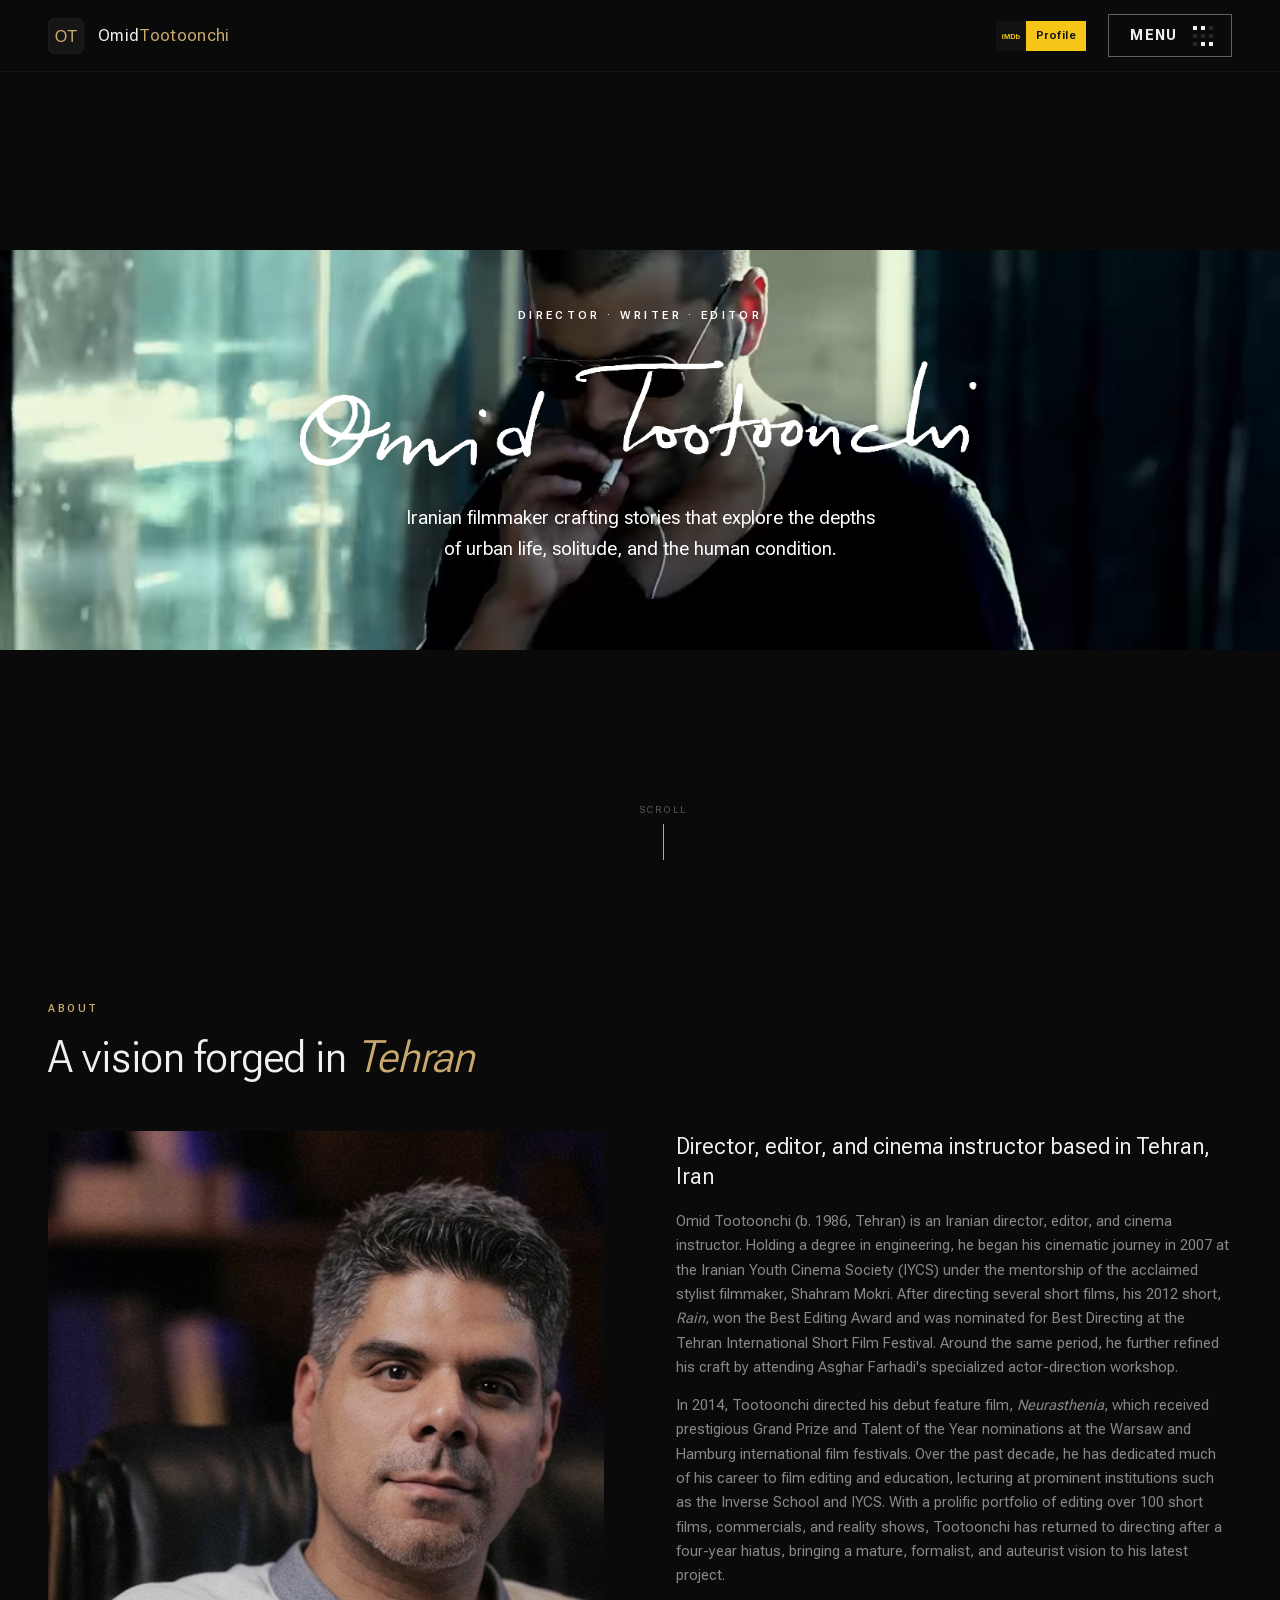
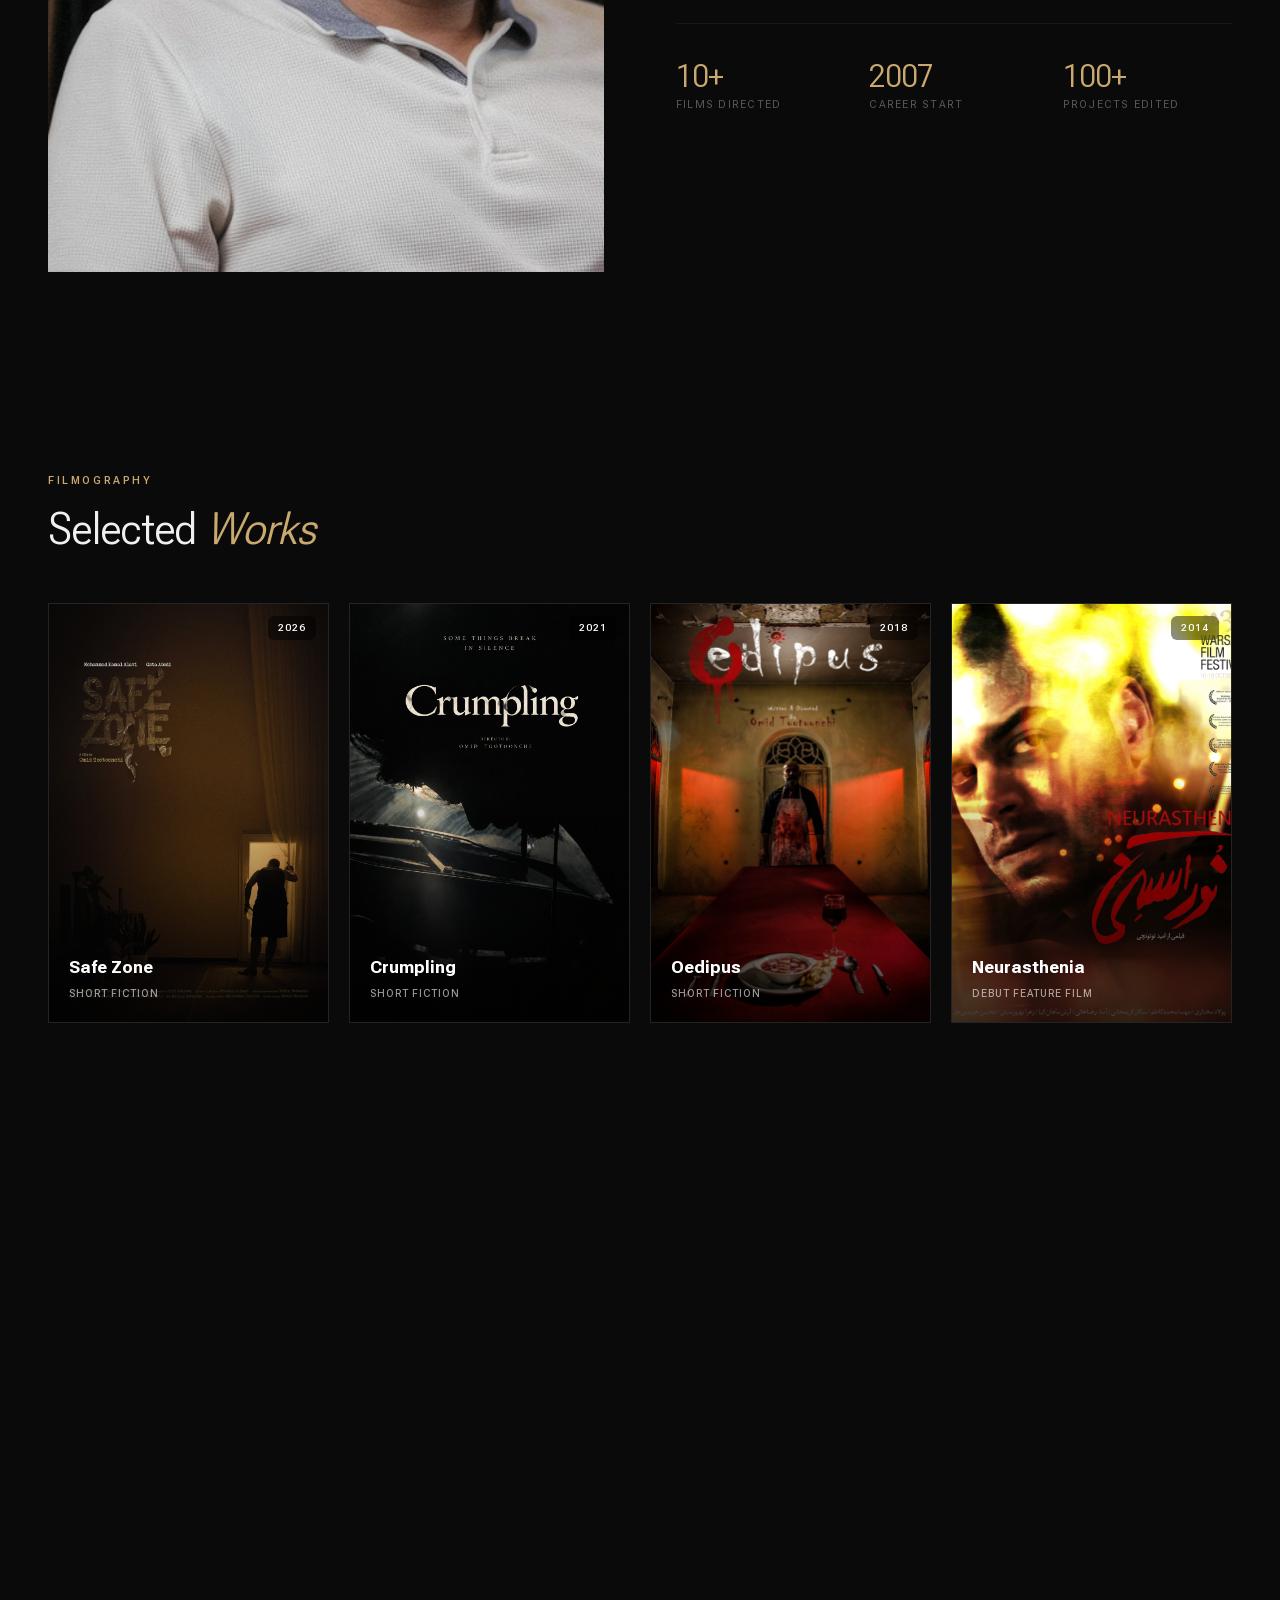
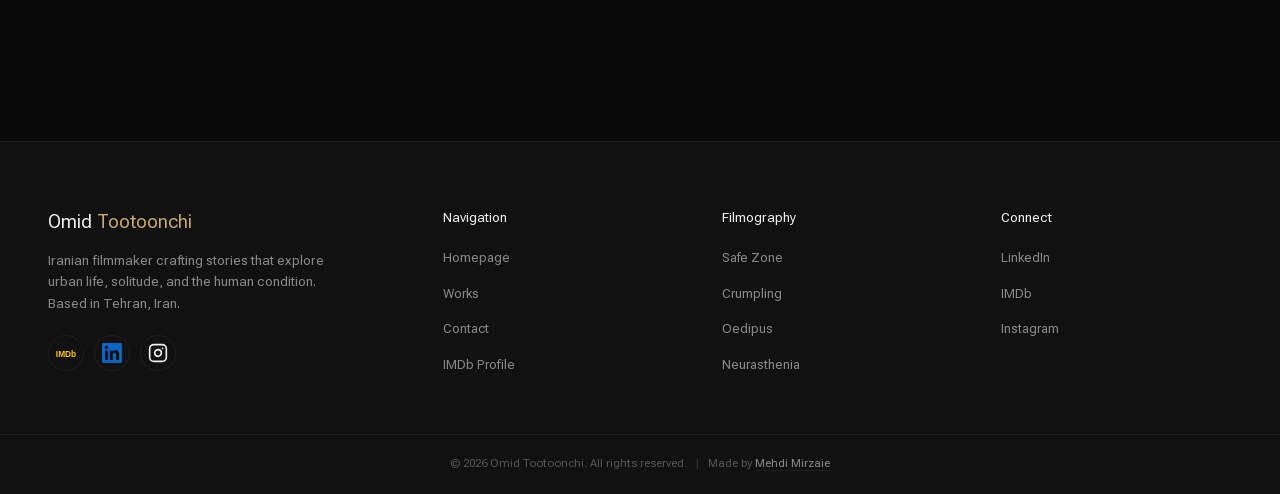
<file: index.html>
<!DOCTYPE html>
<html lang="en" data-theme="dark">
<head>
  <meta charset="UTF-8">
  <meta name="viewport" content="width=device-width, initial-scale=1.0">
  <meta name="description" content="Omid Tootoonchi is an Iranian director, editor, and cinema instructor based in Tehran. Explore his filmography including Neurasthenia, Safe Zone, and more.">
  <meta name="keywords" content="Omid Tootoonchi, Iranian filmmaker, director, editor, Tehran cinema, Neurasthenia, Safe Zone">
  <meta name="robots" content="index, follow">
  <meta name="google-site-verification" content="UOiUB8v9o5AiXM7ERvW8zTHX3FpzWAyxCbZJldJ4rzc">
  <title>Omid Tootoonchi | Director</title>
  <link rel="stylesheet" href="style.css">
  <link rel="icon" href="assets/icons/favicon-dark.svg" type="image/svg+xml">
  <link rel="canonical" href="https://omidtootoonchi.ir/">
<!-- Yandex.Metrika counter --><script type="text/javascript">
    (function(m,e,t,r,i,k,a){
        m[i]=m[i]||function(){(m[i].a=m[i].a||[]).push(arguments)};
        m[i].l=1*new Date();
        for (var j = 0; j < document.scripts.length; j++) {if (document.scripts[j].src === r) { return; }}
        k=e.createElement(t),a=e.getElementsByTagName(t)[0],k.async=1,k.src=r,a.parentNode.insertBefore(k,a)
    })(window, document,'script','https://mc.yandex.ru/metrika/tag.js?id=113087821', 'ym');

    ym(113087821, 'init', {ssr:true, webvisor:true, clickmap:true, ecommerce:"dataLayer", referrer: document.referrer, url: location.href, accurateTrackBounce:true, trackLinks:true});
</script>
<noscript><div><img src="https://mc.yandex.ru/watch/113087821" style="position:absolute; left:-9999px;" alt="" /></div></noscript>
<!-- /Yandex.Metrika counter -->
<script type="application/ld+json">
{
  "@context": "https://schema.org",
  "@graph": [
    {
      "@type": "Person",
      "@id": "https://omidtootoonchi.ir/#person",
      "name": "Omid Tootoonchi",
      "alternateName": "امید توتونچی",
      "url": "https://omidtootoonchi.ir/",
      "image": "https://omidtootoonchi.ir/assets/images/portraits/Omid-B&W.jpeg",
      "description": "Omid Tootoonchi is an Iranian director, editor, and cinema instructor based in Tehran. Explore his filmography including Neurasthenia, Safe Zone, and more.",
      "jobTitle": "Film Director, Editor, Cinema Instructor",
      "birthDate": "1986",
      "birthPlace": {
        "@type": "Place",
        "name": "Tehran",
        "address": {
          "@type": "PostalAddress",
          "addressLocality": "Tehran",
          "addressCountry": "IR"
        }
      },
      "nationality": {
        "@type": "Country",
        "name": "Iran"
      },
      "hasOccupation": [
        { "@type": "Occupation", "name": "Film Director" },
        { "@type": "Occupation", "name": "Film Editor" },
        { "@type": "Occupation", "name": "Cinema Instructor" }
      ],
      "alumniOf": {
        "@type": "EducationalOrganization",
        "name": "Iranian Youth Cinema Society (IYCS)"
      },
      "knowsAbout": [
        "Film directing",
        "Film editing",
        "Cinema",
        "Short fiction film",
        "Social drama"
      ],
      "sameAs": [
        "https://www.imdb.com/name/nm6811720/",
        "https://www.linkedin.com/in/omidtootoonchi",
        "https://www.instagram.com/omidtootoonchi_/"
      ]
    },
    {
      "@type": "WebSite",
      "@id": "https://omidtootoonchi.ir/#website",
      "url": "https://omidtootoonchi.ir/",
      "name": "Omid Tootoonchi",
      "description": "Official website of Iranian director, editor and cinema instructor Omid Tootoonchi.",
      "inLanguage": "en",
      "publisher": { "@id": "https://omidtootoonchi.ir/#person" },
      "about": { "@id": "https://omidtootoonchi.ir/#person" }
    }
  ]
}
</script>
</head>
<body>
<div class="page-transition" id="pageTransition"></div>
<div class="mobile-overlay" id="mobileMenu">
    <div class="menu-panel">
      <div class="menu-grid menu-grid-main">
        <a href="index.html" class="menu-tile"><span class="menu-index">[01]</span><span class="menu-label">Homepage</span></a>
        <a href="works.html" class="menu-tile"><span class="menu-index">[02]</span><span class="menu-label">Works</span></a>
        <a href="contact.html" class="menu-tile"><span class="menu-index">[03]</span><span class="menu-label">Contact</span></a>
      </div>
      <div class="menu-grid menu-grid-films">
        <a href="film-safe-zone.html" class="menu-tile menu-tile-sm"><span class="menu-index">[04]</span><span class="menu-label">Safe Zone</span></a>
        <a href="film-crumpling.html" class="menu-tile menu-tile-sm"><span class="menu-index">[05]</span><span class="menu-label">Crumpling</span></a>
        <a href="film-oedipus.html" class="menu-tile menu-tile-sm"><span class="menu-index">[06]</span><span class="menu-label">Oedipus</span></a>
        <a href="film-neurasthenia.html" class="menu-tile menu-tile-sm"><span class="menu-index">[07]</span><span class="menu-label">Neurasthenia</span></a>
      </div>
      <div class="menu-socials">
        <a href="https://www.imdb.com/name/nm6811720/" target="_blank" rel="noopener" class="menu-social">IMDb</a>
        <a href="https://www.linkedin.com/in/omidtootoonchi" target="_blank" rel="noopener" class="menu-social">LinkedIn</a>
        <a href="https://www.instagram.com/omidtootoonchi_/" target="_blank" rel="noopener" class="menu-social">Instagram</a>
      </div>
    </div>
  </div>
<header id="header">
    <div class="header-left">
      <a href="index.html"><svg class="header-ot-logo" viewBox="0 0 40 40" fill="none" xmlns="http://www.w3.org/2000/svg">
      <rect width="40" height="40" rx="8" style="fill:var(--bg-card);stroke:var(--border)" stroke-width="1"/>
      <text x="20" y="27" text-anchor="middle" font-family="'Plus Jakarta Sans',Arial,sans-serif" font-size="18" font-weight="400" style="fill:var(--accent)">OT</text>
    </svg></a>
      <a href="index.html" class="header-logo">Omid <span>Tootoonchi</span></a>
    </div>
    <ul class="header-center">
      <li><a href="index.html" class="active">Homepage</a></li>
      <li><a href="works.html">Works</a>
        <div class="nav-dropdown">
          <a href="film-safe-zone.html">Safe Zone</a>
          <a href="film-crumpling.html">Crumpling</a>
          <a href="film-oedipus.html">Oedipus</a>
          <a href="film-neurasthenia.html">Neurasthenia</a>
          <div class="nav-divider"></div>
          <a href="works.html" class="nav-view-all">View All &rarr;</a>
        </div>
      </li>
      <li><a href="contact.html">Contact</a></li>
    </ul>
    <div class="header-right">
      <a href="https://www.imdb.com/name/nm6811720/" target="_blank" rel="noopener" class="imdb-badge-link">
        <span class="imdb-badge-favicon"><svg viewBox="0 0 24 24" fill="none"><rect width="24" height="24" rx="4" fill="#121212"/><text x="12" y="16.5" text-anchor="middle" fill="#f5c518" font-family="Arial,sans-serif" font-size="10" font-weight="900">IMDb</text></svg></span>
        <span class="imdb-badge-text">Profile</span>
      </a>
      <button class="menu-btn" id="menuBtn" aria-label="Menu"><span class="menu-btn-roll"><span>Menu</span><span>Close</span></span><span class="menu-btn-icon" aria-hidden="true"><i></i><i></i><i></i><i></i><i></i><i></i><i></i><i></i><i></i></span></button>
    </div>
  </header>
<section class="hero" style="min-height:100vh;">
    <video class="hero-video" autoplay muted loop playsinline preload="auto">
      <source src="assets/videos/banners/banner-home.webm" type="video/webm">
      <source src="assets/videos/banners/Banner-home.mp4" type="video/mp4">
    </video>
    <div class="hero-content">
      <p class="hero-label">Director · Writer · Editor</p>
      <h1 class="hero-signature"><img src="assets/images/headers/omid-tootoonchi-signature.png" alt="Omid Tootoonchi"></h1>
      <p class="hero-desc">Iranian filmmaker crafting stories that explore the depths of urban life, solitude, and the human condition.</p>
    </div>
    <div class="hero-scroll"><span>Scroll</span><div class="hero-scroll-line"></div></div>
  </section>
  <section id="about">
    <div class="reveal"><p class="section-label">About</p><h2>A vision forged in <em>Tehran</em></h2></div>
    <div class="about-grid">
      <div class="about-portrait reveal"><img src="assets/images/portraits/Omid-B&W.jpeg" alt="Omid Tootoonchi portrait in black and white" loading="lazy"></div>
      <div class="about-text reveal reveal-d2">
        <h3>Director, editor, and cinema instructor based in Tehran, Iran</h3>
        <p>Omid Tootoonchi (b. 1986, Tehran) is an Iranian director, editor, and cinema instructor. Holding a degree in engineering, he began his cinematic journey in 2007 at the Iranian Youth Cinema Society (IYCS) under the mentorship of the acclaimed stylist filmmaker, Shahram Mokri. After directing several short films, his 2012 short, <em>Rain</em>, won the Best Editing Award and was nominated for Best Directing at the Tehran International Short Film Festival. Around the same period, he further refined his craft by attending Asghar Farhadi's specialized actor-direction workshop.</p>
        <p>In 2014, Tootoonchi directed his debut feature film, <em>Neurasthenia</em>, which received prestigious Grand Prize and Talent of the Year nominations at the Warsaw and Hamburg international film festivals. Over the past decade, he has dedicated much of his career to film editing and education, lecturing at prominent institutions such as the Inverse School and IYCS. With a prolific portfolio of editing over 100 short films, commercials, and reality shows, Tootoonchi has returned to directing after a four-year hiatus, bringing a mature, formalist, and auteurist vision to his latest project.</p>
        <div class="about-stats">
          <div class="stat-item"><div class="stat-num">10+</div><div class="stat-label">Films Directed</div></div>
          <div class="stat-item"><div class="stat-num">2007</div><div class="stat-label">Career Start</div></div>
          <div class="stat-item"><div class="stat-num">100+</div><div class="stat-label">Projects Edited</div></div>
        </div>
      </div>
    </div>
  </section>
  <section>
    <div class="reveal"><p class="section-label">Filmography</p><h2>Selected <em>Works</em></h2></div>
    <div class="film-grid">
      <a href="film-safe-zone.html" class="film-card reveal"><div class="film-card-poster"><img src="assets/images/posters/Safe-Zone-Poster.jpg" alt="Safe Zone" loading="lazy"><div class="film-card-gradient"></div><div class="film-card-year">2026</div><div class="film-card-info"><h3 class="film-card-title">Safe Zone</h3><p class="film-card-role">Short Fiction</p></div></div></a>
      <a href="film-crumpling.html" class="film-card reveal reveal-d1"><div class="film-card-poster"><img src="assets/images/posters/Crumpling-Poster.jpg" alt="Crumpling" loading="lazy"><div class="film-card-gradient"></div><div class="film-card-year">2021</div><div class="film-card-info"><h3 class="film-card-title">Crumpling</h3><p class="film-card-role">Short Fiction</p></div></div></a>
      <a href="film-oedipus.html" class="film-card reveal reveal-d2"><div class="film-card-poster"><img src="assets/images/posters/Oedipus-poster.jpg" alt="Oedipus" loading="lazy"><div class="film-card-gradient"></div><div class="film-card-year">2018</div><div class="film-card-info"><h3 class="film-card-title">Oedipus</h3><p class="film-card-role">Short Fiction</p></div></div></a>
      <a href="film-neurasthenia.html" class="film-card reveal reveal-d3"><div class="film-card-poster"><img src="assets/images/posters/Neurasthenia-Poster.jpg" alt="Neurasthenia" loading="lazy"><div class="film-card-gradient"></div><div class="film-card-year">2014</div><div class="film-card-info"><h3 class="film-card-title">Neurasthenia</h3><p class="film-card-role">Debut Feature Film</p></div></div></a>
    </div>
    <div style="text-align:center;margin-top:40px;" class="reveal"><a href="works.html" class="submit-btn" style="display:inline-block;">View All Works &rarr;</a></div>
  </section>

  <section>
    <div class="reveal"><p class="section-label">Recognition</p><h2>Festival <em>Selections</em></h2></div>
    <div class="awards-grid">
      <div class="award-card reveal"><div class="award-year">2014</div><div class="award-name">Young Talent Award of the Year · Nominee</div><div class="award-fest">Hamburg Film Festival</div></div>
      <div class="award-card reveal reveal-d1"><div class="award-year">2014</div><div class="award-name">Grand Prize · Nominee</div><div class="award-fest">Warsaw International Film Festival</div></div>
      <div class="award-card reveal reveal-d2"><div class="award-year">2012</div><div class="award-name">Best Editing Award & Best Directing Nominee</div><div class="award-fest">Tehran Intl Short Film Festival</div></div>
    </div>
  </section>
<footer class="site-footer">
    <div class="footer-top">
      <div class="footer-brand">
        <span class="footer-brand-name">Omid <span>Tootoonchi</span></span>
        <p>Iranian filmmaker crafting stories that explore urban life, solitude, and the human condition. Based in Tehran, Iran.</p>
        <div class="footer-social">
          <a href="https://www.imdb.com/name/nm6811720/" target="_blank" rel="noopener" title="IMDb"><svg viewBox="0 0 24 24" fill="none"><rect width="24" height="24" rx="4" fill="#121212"/><text x="12" y="16.5" text-anchor="middle" fill="#f5c518" font-family="Arial,sans-serif" font-size="10" font-weight="900">IMDb</text></svg></a>
          <a href="https://www.linkedin.com/in/omidtootoonchi" target="_blank" rel="noopener" title="LinkedIn"><svg viewBox="0 0 24 24" fill="#0A66C2"><path d="M20.447 20.452h-3.554v-5.569c0-1.328-.027-3.037-1.852-3.037-1.853 0-2.136 1.445-2.136 2.939v5.667H9.351V9h3.414v1.561h.046c.477-.9 1.637-1.85 3.37-1.85 3.601 0 4.267 2.37 4.267 5.455v6.286zM5.337 7.433a2.062 2.062 0 01-2.063-2.065 2.064 2.064 0 112.063 2.065zm1.782 13.019H3.555V9h3.564v11.452zM22.225 0H1.771C.792 0 0 .774 0 1.729v20.542C0 23.227.792 24 1.771 24h20.451C23.2 24 24 23.227 24 22.271V1.729C24 .774 23.2 0 22.222 0h.003z"/></svg></a>
          <a href="https://www.instagram.com/omidtootoonchi_/" target="_blank" rel="noopener" title="Instagram"><svg viewBox="0 0 24 24" fill="none" stroke="currentColor" stroke-width="2" stroke-linecap="round" stroke-linejoin="round"><rect x="2" y="2" width="20" height="20" rx="5" ry="5"/><path d="M16 11.37A4 4 0 1 1 12.63 8 4 4 0 0 1 16 11.37z"/><line x1="17.5" y1="6.5" x2="17.51" y2="6.5"/></svg></a>
        </div>
      </div>
      <div class="footer-col"><h4>Navigation</h4><ul><li><a href="index.html">Homepage</a></li><li><a href="works.html">Works</a></li><li><a href="contact.html">Contact</a></li><li><a href="https://www.imdb.com/name/nm6811720/" target="_blank">IMDb Profile</a></li></ul></div>
      <div class="footer-col"><h4>Filmography</h4><ul><li><a href="film-safe-zone.html">Safe Zone</a></li><li><a href="film-crumpling.html">Crumpling</a></li><li><a href="film-oedipus.html">Oedipus</a></li><li><a href="film-neurasthenia.html">Neurasthenia</a></li></ul></div>
      <div class="footer-col"><h4>Connect</h4><ul><li><a href="https://www.linkedin.com/in/omidtootoonchi" target="_blank">LinkedIn</a></li><li><a href="https://www.imdb.com/name/nm6811720/" target="_blank">IMDb</a></li><li><a href="https://www.instagram.com/omidtootoonchi_/" target="_blank">Instagram</a></li></ul></div>
    </div>
    <div class="footer-bottom"><p>&copy; 2026 Omid Tootoonchi. All rights reserved. <span style="margin:0 6px;opacity:0.5;">|</span> Made by <a href="https://mehdiandme.com" target="_blank" rel="noopener">Mehdi Mirzaie</a></p></div>
  </footer>
<div class="lightbox" id="lightbox"><button class="lightbox-close" aria-label="Close"><svg viewBox="0 0 24 24"><line x1="18" y1="6" x2="6" y2="18"/><line x1="6" y1="6" x2="18" y2="18"/></svg></button><button class="lightbox-prev" aria-label="Previous image"><svg viewBox="0 0 24 24" fill="none" stroke="currentColor" stroke-width="2" stroke-linecap="round" stroke-linejoin="round"><polyline points="15 18 9 12 15 6"/></svg></button><div class="lightbox-content"></div><button class="lightbox-next" aria-label="Next image"><svg viewBox="0 0 24 24" fill="none" stroke="currentColor" stroke-width="2" stroke-linecap="round" stroke-linejoin="round"><polyline points="9 18 15 12 9 6"/></svg></button><div class="lightbox-counter" id="lightboxCounter">1/1</div></div>
<script>
    document.documentElement.setAttribute('data-theme','dark');
    let lastScrollY = window.scrollY;
    window.addEventListener('scroll', () => {
      const y = window.scrollY;
      const header = document.getElementById('header');
      header.classList.toggle('scrolled', y > 30);
      if (y > lastScrollY && y > 100) header.classList.add('header-hidden');
      else header.classList.remove('header-hidden');
      lastScrollY = y;
    });
    const menuBtn = document.getElementById('menuBtn');
    const mobileMenu = document.getElementById('mobileMenu');
    const setMenu = open => { menuBtn.classList.toggle('active', open); mobileMenu.classList.toggle('active', open); document.body.style.overflow = open ? 'hidden' : ''; };
    menuBtn.addEventListener('click', () => setMenu(!mobileMenu.classList.contains('active')));
    mobileMenu.querySelectorAll('a').forEach(l => l.addEventListener('click', () => setMenu(false)));
    mobileMenu.addEventListener('click', e => { if (e.target === mobileMenu) setMenu(false); });
    document.addEventListener('keydown', e => { if (e.key === 'Escape') setMenu(false); });
    const obs = new IntersectionObserver(entries => { entries.forEach(e => { if (e.isIntersecting) e.target.classList.add('visible'); }); }, { threshold: 0.12, rootMargin: '0px 0px -40px 0px' });
    document.querySelectorAll('.reveal').forEach(el => obs.observe(el));
    /* Hero background video */
    const heroVideo = document.querySelector('.hero-video');
    if (heroVideo) { const tryPlay = () => heroVideo.play().catch(() => {}); tryPlay(); document.addEventListener('visibilitychange', () => { if (!document.hidden) tryPlay(); }); }
    /* Lightbox with gallery navigation + counter */
    let _lbGallery = [];
    let _lbIndex = 0;
    function _lbRender() {
      const lb = document.getElementById('lightbox');
      const content = lb.querySelector('.lightbox-content');
      const counter = document.getElementById('lightboxCounter');
      content.innerHTML = '';
      const item = _lbGallery[_lbIndex];
      if (!item) return;
      if (item.type === 'video') {
        const v = document.createElement('video');
        v.src = item.src; v.controls = true; v.autoplay = true;
        content.appendChild(v);
      } else {
        const img = document.createElement('img');
        img.src = item.src;
        img.alt = 'Gallery image ' + (_lbIndex + 1);
        content.appendChild(img);
      }
      if (_lbGallery.length > 1) {
        lb.classList.remove('single');
        counter.textContent = (_lbIndex + 1) + '/' + _lbGallery.length;
      } else {
        lb.classList.add('single');
      }
    }
    function openLightbox(src, type, el) {
      const lb = document.getElementById('lightbox');
      _lbGallery = [];
      _lbIndex = 0;
      const container = el && el.closest ? el.closest('.gallery-masonry, .stills-grid') : null;
      if (type === 'image' && container) {
        const items = Array.from(container.querySelectorAll('[onclick*="openLightbox"]'));
        items.forEach(node => {
          const m = node.getAttribute('onclick').match(/openLightbox\('([^']+)'\s*,\s*'([^']+)'/);
          if (m && m[2] === 'image') _lbGallery.push({ src: m[1], type: m[2] });
        });
        const idx = _lbGallery.findIndex(g => g.src === src);
        _lbIndex = idx >= 0 ? idx : 0;
        if (!_lbGallery.length) _lbGallery = [{ src, type }];
      } else {
        _lbGallery = [{ src, type }];
      }
      _lbRender();
      lb.classList.add('active');
      document.body.style.overflow = 'hidden';
    }
    function navLightbox(dir) {
      if (!_lbGallery.length) return;
      _lbIndex = (_lbIndex + dir + _lbGallery.length) % _lbGallery.length;
      _lbRender();
    }
    function closeLightbox() {
      const lb = document.getElementById('lightbox');
      lb.classList.remove('active');
      lb.querySelector('.lightbox-content').innerHTML = '';
      _lbGallery = [];
      _lbIndex = 0;
      document.body.style.overflow = '';
    }
    document.getElementById('lightbox').addEventListener('click', e => { if (e.target === e.currentTarget || e.target.classList.contains('lightbox-content')) closeLightbox(); });
    document.querySelector('.lightbox-close').addEventListener('click', e => { e.stopPropagation(); closeLightbox(); });
    document.querySelector('.lightbox-prev').addEventListener('click', e => { e.stopPropagation(); navLightbox(-1); });
    document.querySelector('.lightbox-next').addEventListener('click', e => { e.stopPropagation(); navLightbox(1); });
    document.addEventListener('keydown', e => {
      const lb = document.getElementById('lightbox');
      if (!lb || !lb.classList.contains('active')) return;
      if (e.key === 'Escape') closeLightbox();
      else if (e.key === 'ArrowLeft') navLightbox(-1);
      else if (e.key === 'ArrowRight') navLightbox(1);
    });
    /* Page Transition */
    const pt = document.getElementById('pageTransition');
    setTimeout(() => { pt.classList.add('active'); }, 50);
    document.querySelectorAll('a[href]').forEach(link => {
      const href = link.getAttribute('href');
      if (!href || href.startsWith('#') || href.startsWith('mailto:') || href.startsWith('http') || href === location.pathname.split('/').pop()) return;
      link.addEventListener('click', e => { e.preventDefault(); pt.classList.remove('active'); setTimeout(() => { location.href = href; }, 400); });
    });
  </script>
</body>
</html>
</file>
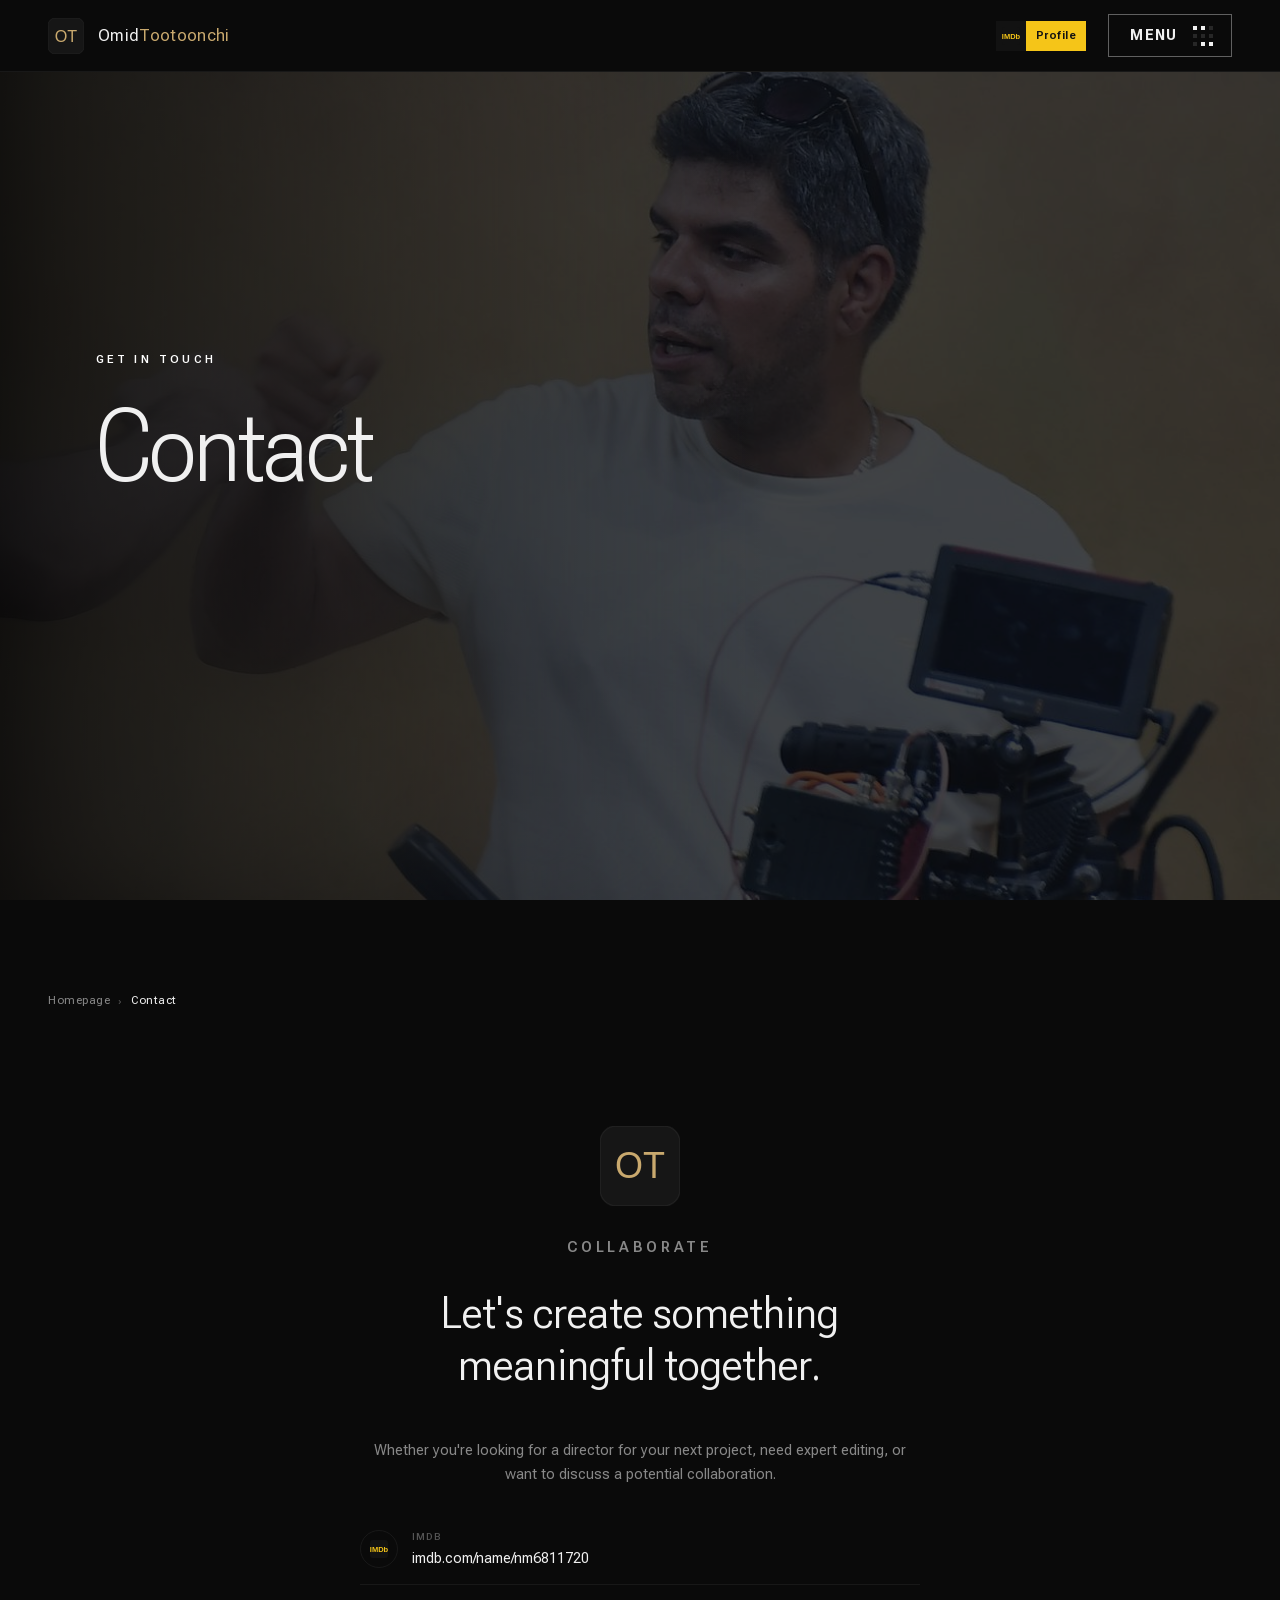
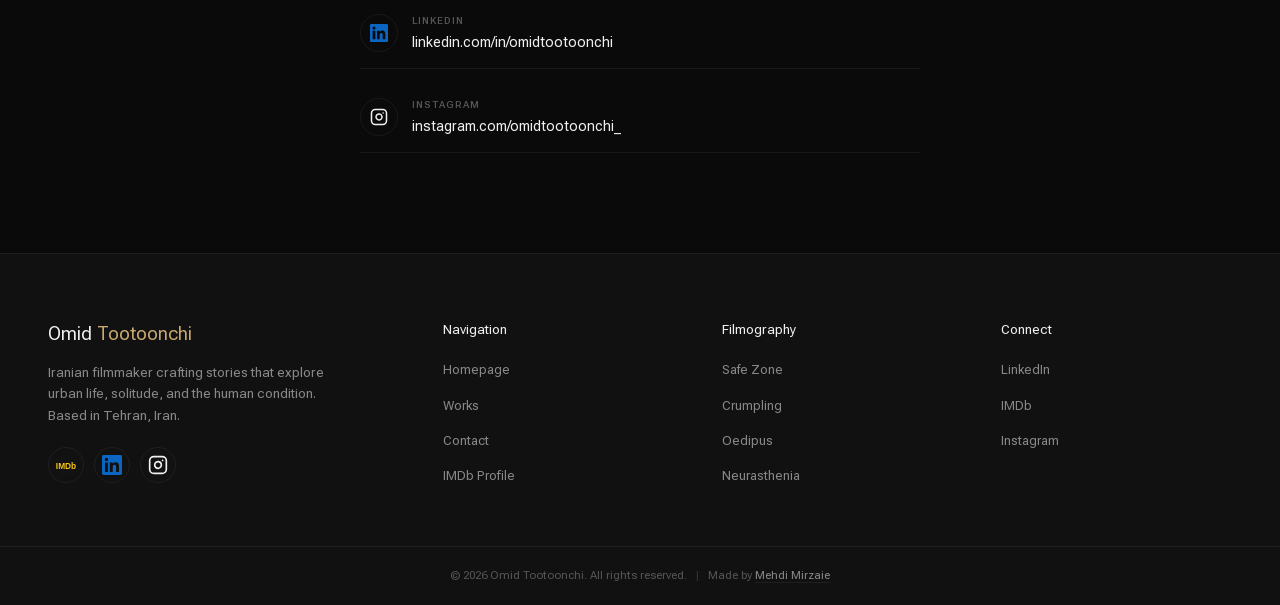
<file: contact.html>
<!DOCTYPE html>
<html lang="en" data-theme="dark">
<head>
  <meta charset="UTF-8">
  <meta name="viewport" content="width=device-width, initial-scale=1.0">
  <meta name="description" content="Get in touch with Omid Tootoonchi for directing, editing, and cinema collaboration opportunities. Based in Tehran, Iran.">
  <meta name="keywords" content="contact Omid Tootoonchi, filmmaker collaboration, director for hire, film editing">
  <meta name="robots" content="index, follow">
  <meta name="google-site-verification" content="UOiUB8v9o5AiXM7ERvW8zTHX3FpzWAyxCbZJldJ4rzc">
  <title>Contact | Omid Tootoonchi</title>
  <link rel="stylesheet" href="style.css">
  <link rel="icon" href="assets/icons/favicon-dark.svg" type="image/svg+xml">
  <link rel="canonical" href="https://omidtootoonchi.ir/contact.html">
<!-- Yandex.Metrika counter --><script type="text/javascript">
    (function(m,e,t,r,i,k,a){
        m[i]=m[i]||function(){(m[i].a=m[i].a||[]).push(arguments)};
        m[i].l=1*new Date();
        for (var j = 0; j < document.scripts.length; j++) {if (document.scripts[j].src === r) { return; }}
        k=e.createElement(t),a=e.getElementsByTagName(t)[0],k.async=1,k.src=r,a.parentNode.insertBefore(k,a)
    })(window, document,'script','https://mc.yandex.ru/metrika/tag.js?id=113087821', 'ym');

    ym(113087821, 'init', {ssr:true, webvisor:true, clickmap:true, ecommerce:"dataLayer", referrer: document.referrer, url: location.href, accurateTrackBounce:true, trackLinks:true});
</script>
<noscript><div><img src="https://mc.yandex.ru/watch/113087821" style="position:absolute; left:-9999px;" alt="" /></div></noscript>
<!-- /Yandex.Metrika counter -->
<script type="application/ld+json">
{
  "@context": "https://schema.org",
  "@graph": [
    {
      "@type": "ContactPage",
      "@id": "https://omidtootoonchi.ir/contact.html#webpage",
      "url": "https://omidtootoonchi.ir/contact.html",
      "name": "Contact | Omid Tootoonchi",
      "description": "Get in touch with Omid Tootoonchi for directing, editing, and cinema collaboration opportunities. Based in Tehran, Iran.",
      "inLanguage": "en",
      "isPartOf": { "@id": "https://omidtootoonchi.ir/#website" },
      "about": { "@id": "https://omidtootoonchi.ir/#person" },
      "mainEntity": { "@id": "https://omidtootoonchi.ir/#person" }
    },
    {
      "@type": "Person",
      "@id": "https://omidtootoonchi.ir/#person",
      "name": "Omid Tootoonchi",
      "alternateName": "امید توتونچی",
      "url": "https://omidtootoonchi.ir/",
      "jobTitle": "Film Director, Editor, Cinema Instructor",
      "description": "Omid Tootoonchi is an Iranian director, editor, and cinema instructor based in Tehran.",
      "address": {
        "@type": "PostalAddress",
        "addressLocality": "Tehran",
        "addressCountry": "IR"
      },
      "sameAs": [
        "https://www.imdb.com/name/nm6811720/",
        "https://www.linkedin.com/in/omidtootoonchi",
        "https://www.instagram.com/omidtootoonchi_/"
      ]
    },
    {
      "@type": "BreadcrumbList",
      "itemListElement": [
        {
          "@type": "ListItem",
          "position": 1,
          "name": "Homepage",
          "item": "https://omidtootoonchi.ir/"
        },
        {
          "@type": "ListItem",
          "position": 2,
          "name": "Contact",
          "item": "https://omidtootoonchi.ir/contact.html"
        }
      ]
    }
  ]
}
</script>
</head>
<body>
<div class="page-transition" id="pageTransition"></div>
<div class="mobile-overlay" id="mobileMenu">
    <div class="menu-panel">
      <div class="menu-grid menu-grid-main">
        <a href="index.html" class="menu-tile"><span class="menu-index">[01]</span><span class="menu-label">Homepage</span></a>
        <a href="works.html" class="menu-tile"><span class="menu-index">[02]</span><span class="menu-label">Works</span></a>
        <a href="contact.html" class="menu-tile"><span class="menu-index">[03]</span><span class="menu-label">Contact</span></a>
      </div>
      <div class="menu-grid menu-grid-films">
        <a href="film-safe-zone.html" class="menu-tile menu-tile-sm"><span class="menu-index">[04]</span><span class="menu-label">Safe Zone</span></a>
        <a href="film-crumpling.html" class="menu-tile menu-tile-sm"><span class="menu-index">[05]</span><span class="menu-label">Crumpling</span></a>
        <a href="film-oedipus.html" class="menu-tile menu-tile-sm"><span class="menu-index">[06]</span><span class="menu-label">Oedipus</span></a>
        <a href="film-neurasthenia.html" class="menu-tile menu-tile-sm"><span class="menu-index">[07]</span><span class="menu-label">Neurasthenia</span></a>
      </div>
      <div class="menu-socials">
        <a href="https://www.imdb.com/name/nm6811720/" target="_blank" rel="noopener" class="menu-social">IMDb</a>
        <a href="https://www.linkedin.com/in/omidtootoonchi" target="_blank" rel="noopener" class="menu-social">LinkedIn</a>
        <a href="https://www.instagram.com/omidtootoonchi_/" target="_blank" rel="noopener" class="menu-social">Instagram</a>
      </div>
    </div>
  </div>
<header id="header">
    <div class="header-left">
      <a href="index.html"><svg class="header-ot-logo" viewBox="0 0 40 40" fill="none" xmlns="http://www.w3.org/2000/svg">
      <rect width="40" height="40" rx="8" style="fill:var(--bg-card);stroke:var(--border)" stroke-width="1"/>
      <text x="20" y="27" text-anchor="middle" font-family="'Plus Jakarta Sans',Arial,sans-serif" font-size="18" font-weight="400" style="fill:var(--accent)">OT</text>
    </svg></a>
      <a href="index.html" class="header-logo">Omid <span>Tootoonchi</span></a>
    </div>
    <ul class="header-center">
      <li><a href="index.html">Homepage</a></li>
      <li><a href="works.html">Works</a>
        <div class="nav-dropdown">
          <a href="film-safe-zone.html">Safe Zone</a>
          <a href="film-crumpling.html">Crumpling</a>
          <a href="film-oedipus.html">Oedipus</a>
          <a href="film-neurasthenia.html">Neurasthenia</a>
          <div class="nav-divider"></div>
          <a href="works.html" class="nav-view-all">View All &rarr;</a>
        </div>
      </li>
      <li><a href="contact.html" class="active">Contact</a></li>
    </ul>
    <div class="header-right">
      <a href="https://www.imdb.com/name/nm6811720/" target="_blank" rel="noopener" class="imdb-badge-link">
        <span class="imdb-badge-favicon"><svg viewBox="0 0 24 24" fill="none"><rect width="24" height="24" rx="4" fill="#121212"/><text x="12" y="16.5" text-anchor="middle" fill="#f5c518" font-family="Arial,sans-serif" font-size="10" font-weight="900">IMDb</text></svg></span>
        <span class="imdb-badge-text">Profile</span>
      </a>
      <button class="menu-btn" id="menuBtn" aria-label="Menu"><span class="menu-btn-roll"><span>Menu</span><span>Close</span></span><span class="menu-btn-icon" aria-hidden="true"><i></i><i></i><i></i><i></i><i></i><i></i><i></i><i></i><i></i></span></button>
    </div>
  </header>
<section class="hero" style="min-height:100vh;">
    <img class="hero-bg" src="assets/images/headers/contact-header.jpg" alt="Contact header">
    <img class="hero-bg hero-bg-blur" src="assets/images/headers/contact-header.jpg" alt="" aria-hidden="true">
    <div class="hero-contact-shade"></div>
    <div class="hero-content" style="text-align:left;width:100%;max-width:1300px;padding:0 48px;">
      <p class="hero-label">Get In Touch</p>
      <h1>Contact</h1>
    </div>
  </section>
<nav class="breadcrumbs" style="padding-bottom:16px;"><ol><li><a href="index.html">Homepage</a></li><li class="bc-sep">&#8250;</li><li class="bc-current">Contact</li></ol></nav>
  <section>
    <div class="contact-grid contact-grid-single">
      <div class="contact-info reveal">
        <svg viewBox="0 0 80 80" fill="none" xmlns="http://www.w3.org/2000/svg" style="width:80px;height:80px;margin-bottom:20px;">
          <rect width="80" height="80" rx="16" style="fill:var(--bg-card);stroke:var(--border)" stroke-width="1.5"/>
          <text x="40" y="52" text-anchor="middle" font-family="'Plus Jakarta Sans',Arial,sans-serif" font-size="36" font-weight="400" style="fill:var(--accent)">OT</text>
        </svg>
        <p class="section-label">Collaborate</p>
        <h2>Let's create something meaningful together.</h2>
        <p>Whether you're looking for a director for your next project, need expert editing, or want to discuss a potential collaboration.</p>
        <div class="contact-links">
          <a href="https://www.imdb.com/name/nm6811720/" target="_blank" rel="noopener" class="contact-link"><div class="contact-link-icon"><svg viewBox="0 0 24 24" fill="none"><rect width="24" height="24" rx="4" fill="#121212"/><text x="12" y="16.5" text-anchor="middle" fill="#f5c518" font-family="Arial,sans-serif" font-size="10" font-weight="900">IMDb</text></svg></div><div><div class="contact-link-label">IMDb</div><div class="contact-link-text">imdb.com/name/nm6811720</div></div></a>
          <a href="https://www.linkedin.com/in/omidtootoonchi" target="_blank" rel="noopener" class="contact-link"><div class="contact-link-icon"><svg viewBox="0 0 24 24" fill="#0A66C2"><path d="M20.447 20.452h-3.554v-5.569c0-1.328-.027-3.037-1.852-3.037-1.853 0-2.136 1.445-2.136 2.939v5.667H9.351V9h3.414v1.561h.046c.477-.9 1.637-1.85 3.37-1.85 3.601 0 4.267 2.37 4.267 5.455v6.286zM5.337 7.433a2.062 2.062 0 01-2.063-2.065 2.064 2.064 0 112.063 2.065zm1.782 13.019H3.555V9h3.564v11.452zM22.225 0H1.771C.792 0 0 .774 0 1.729v20.542C0 23.227.792 24 1.771 24h20.451C23.2 24 24 23.227 24 22.271V1.729C24 .774 23.2 0 22.222 0h.003z"/></svg></div><div><div class="contact-link-label">LinkedIn</div><div class="contact-link-text">linkedin.com/in/omidtootoonchi</div></div></a>
          <a href="https://www.instagram.com/omidtootoonchi_/" target="_blank" rel="noopener" class="contact-link"><div class="contact-link-icon"><svg viewBox="0 0 24 24" fill="none" stroke="currentColor" stroke-width="2" stroke-linecap="round" stroke-linejoin="round"><rect x="2" y="2" width="20" height="20" rx="5" ry="5"/><path d="M16 11.37A4 4 0 1 1 12.63 8 4 4 0 0 1 16 11.37z"/><line x1="17.5" y1="6.5" x2="17.51" y2="6.5"/></svg></div><div><div class="contact-link-label">Instagram</div><div class="contact-link-text">instagram.com/omidtootoonchi_</div></div></a>
        </div>
      </div>
    </div>
  </section>
<footer class="site-footer">
    <div class="footer-top">
      <div class="footer-brand">
        <span class="footer-brand-name">Omid <span>Tootoonchi</span></span>
        <p>Iranian filmmaker crafting stories that explore urban life, solitude, and the human condition. Based in Tehran, Iran.</p>
        <div class="footer-social">
          <a href="https://www.imdb.com/name/nm6811720/" target="_blank" rel="noopener" title="IMDb"><svg viewBox="0 0 24 24" fill="none"><rect width="24" height="24" rx="4" fill="#121212"/><text x="12" y="16.5" text-anchor="middle" fill="#f5c518" font-family="Arial,sans-serif" font-size="10" font-weight="900">IMDb</text></svg></a>
          <a href="https://www.linkedin.com/in/omidtootoonchi" target="_blank" rel="noopener" title="LinkedIn"><svg viewBox="0 0 24 24" fill="#0A66C2"><path d="M20.447 20.452h-3.554v-5.569c0-1.328-.027-3.037-1.852-3.037-1.853 0-2.136 1.445-2.136 2.939v5.667H9.351V9h3.414v1.561h.046c.477-.9 1.637-1.85 3.37-1.85 3.601 0 4.267 2.37 4.267 5.455v6.286zM5.337 7.433a2.062 2.062 0 01-2.063-2.065 2.064 2.064 0 112.063 2.065zm1.782 13.019H3.555V9h3.564v11.452zM22.225 0H1.771C.792 0 0 .774 0 1.729v20.542C0 23.227.792 24 1.771 24h20.451C23.2 24 24 23.227 24 22.271V1.729C24 .774 23.2 0 22.222 0h.003z"/></svg></a>
          <a href="https://www.instagram.com/omidtootoonchi_/" target="_blank" rel="noopener" title="Instagram"><svg viewBox="0 0 24 24" fill="none" stroke="currentColor" stroke-width="2" stroke-linecap="round" stroke-linejoin="round"><rect x="2" y="2" width="20" height="20" rx="5" ry="5"/><path d="M16 11.37A4 4 0 1 1 12.63 8 4 4 0 0 1 16 11.37z"/><line x1="17.5" y1="6.5" x2="17.51" y2="6.5"/></svg></a>
        </div>
      </div>
      <div class="footer-col"><h4>Navigation</h4><ul><li><a href="index.html">Homepage</a></li><li><a href="works.html">Works</a></li><li><a href="contact.html">Contact</a></li><li><a href="https://www.imdb.com/name/nm6811720/" target="_blank">IMDb Profile</a></li></ul></div>
      <div class="footer-col"><h4>Filmography</h4><ul><li><a href="film-safe-zone.html">Safe Zone</a></li><li><a href="film-crumpling.html">Crumpling</a></li><li><a href="film-oedipus.html">Oedipus</a></li><li><a href="film-neurasthenia.html">Neurasthenia</a></li></ul></div>
      <div class="footer-col"><h4>Connect</h4><ul><li><a href="https://www.linkedin.com/in/omidtootoonchi" target="_blank">LinkedIn</a></li><li><a href="https://www.imdb.com/name/nm6811720/" target="_blank">IMDb</a></li><li><a href="https://www.instagram.com/omidtootoonchi_/" target="_blank">Instagram</a></li></ul></div>
    </div>
    <div class="footer-bottom"><p>&copy; 2026 Omid Tootoonchi. All rights reserved. <span style="margin:0 6px;opacity:0.5;">|</span> Made by <a href="https://mehdiandme.com" target="_blank" rel="noopener">Mehdi Mirzaie</a></p></div>
  </footer>
<div class="lightbox" id="lightbox"><button class="lightbox-close" aria-label="Close"><svg viewBox="0 0 24 24"><line x1="18" y1="6" x2="6" y2="18"/><line x1="6" y1="6" x2="18" y2="18"/></svg></button><button class="lightbox-prev" aria-label="Previous image"><svg viewBox="0 0 24 24" fill="none" stroke="currentColor" stroke-width="2" stroke-linecap="round" stroke-linejoin="round"><polyline points="15 18 9 12 15 6"/></svg></button><div class="lightbox-content"></div><button class="lightbox-next" aria-label="Next image"><svg viewBox="0 0 24 24" fill="none" stroke="currentColor" stroke-width="2" stroke-linecap="round" stroke-linejoin="round"><polyline points="9 18 15 12 9 6"/></svg></button><div class="lightbox-counter" id="lightboxCounter">1/1</div></div>
<script>
    document.documentElement.setAttribute('data-theme','dark');
    let lastScrollY = window.scrollY;
    window.addEventListener('scroll', () => {
      const y = window.scrollY;
      const header = document.getElementById('header');
      header.classList.toggle('scrolled', y > 30);
      if (y > lastScrollY && y > 100) header.classList.add('header-hidden');
      else header.classList.remove('header-hidden');
      lastScrollY = y;
    });
    const menuBtn = document.getElementById('menuBtn');
    const mobileMenu = document.getElementById('mobileMenu');
    const setMenu = open => { menuBtn.classList.toggle('active', open); mobileMenu.classList.toggle('active', open); document.body.style.overflow = open ? 'hidden' : ''; };
    menuBtn.addEventListener('click', () => setMenu(!mobileMenu.classList.contains('active')));
    mobileMenu.querySelectorAll('a').forEach(l => l.addEventListener('click', () => setMenu(false)));
    mobileMenu.addEventListener('click', e => { if (e.target === mobileMenu) setMenu(false); });
    document.addEventListener('keydown', e => { if (e.key === 'Escape') setMenu(false); });
    const obs = new IntersectionObserver(entries => { entries.forEach(e => { if (e.isIntersecting) e.target.classList.add('visible'); }); }, { threshold: 0.12, rootMargin: '0px 0px -40px 0px' });
    document.querySelectorAll('.reveal').forEach(el => obs.observe(el));
    /* Lightbox with gallery navigation + counter */
    let _lbGallery = [];
    let _lbIndex = 0;
    function _lbRender() {
      const lb = document.getElementById('lightbox');
      const content = lb.querySelector('.lightbox-content');
      const counter = document.getElementById('lightboxCounter');
      content.innerHTML = '';
      const item = _lbGallery[_lbIndex];
      if (!item) return;
      if (item.type === 'video') {
        const v = document.createElement('video');
        v.src = item.src; v.controls = true; v.autoplay = true;
        content.appendChild(v);
      } else {
        const img = document.createElement('img');
        img.src = item.src;
        img.alt = 'Gallery image ' + (_lbIndex + 1);
        content.appendChild(img);
      }
      if (_lbGallery.length > 1) {
        lb.classList.remove('single');
        counter.textContent = (_lbIndex + 1) + '/' + _lbGallery.length;
      } else {
        lb.classList.add('single');
      }
    }
    function openLightbox(src, type, el) {
      const lb = document.getElementById('lightbox');
      _lbGallery = [];
      _lbIndex = 0;
      const container = el && el.closest ? el.closest('.gallery-masonry, .stills-grid') : null;
      if (type === 'image' && container) {
        const items = Array.from(container.querySelectorAll('[onclick*="openLightbox"]'));
        items.forEach(node => {
          const m = node.getAttribute('onclick').match(/openLightbox\('([^']+)'\s*,\s*'([^']+)'/);
          if (m && m[2] === 'image') _lbGallery.push({ src: m[1], type: m[2] });
        });
        const idx = _lbGallery.findIndex(g => g.src === src);
        _lbIndex = idx >= 0 ? idx : 0;
        if (!_lbGallery.length) _lbGallery = [{ src, type }];
      } else {
        _lbGallery = [{ src, type }];
      }
      _lbRender();
      lb.classList.add('active');
      document.body.style.overflow = 'hidden';
    }
    function navLightbox(dir) {
      if (!_lbGallery.length) return;
      _lbIndex = (_lbIndex + dir + _lbGallery.length) % _lbGallery.length;
      _lbRender();
    }
    function closeLightbox() {
      const lb = document.getElementById('lightbox');
      lb.classList.remove('active');
      lb.querySelector('.lightbox-content').innerHTML = '';
      _lbGallery = [];
      _lbIndex = 0;
      document.body.style.overflow = '';
    }
    document.getElementById('lightbox').addEventListener('click', e => { if (e.target === e.currentTarget || e.target.classList.contains('lightbox-content')) closeLightbox(); });
    document.querySelector('.lightbox-close').addEventListener('click', e => { e.stopPropagation(); closeLightbox(); });
    document.querySelector('.lightbox-prev').addEventListener('click', e => { e.stopPropagation(); navLightbox(-1); });
    document.querySelector('.lightbox-next').addEventListener('click', e => { e.stopPropagation(); navLightbox(1); });
    document.addEventListener('keydown', e => {
      const lb = document.getElementById('lightbox');
      if (!lb || !lb.classList.contains('active')) return;
      if (e.key === 'Escape') closeLightbox();
      else if (e.key === 'ArrowLeft') navLightbox(-1);
      else if (e.key === 'ArrowRight') navLightbox(1);
    });
    /* Page Transition */
    const pt = document.getElementById('pageTransition');
    setTimeout(() => { pt.classList.add('active'); }, 50);
    document.querySelectorAll('a[href]').forEach(link => {
      const href = link.getAttribute('href');
      if (!href || href.startsWith('#') || href.startsWith('mailto:') || href.startsWith('http') || href === location.pathname.split('/').pop()) return;
      link.addEventListener('click', e => { e.preventDefault(); pt.classList.remove('active'); setTimeout(() => { location.href = href; }, 400); });
    });
  </script>
</body>
</html>
</file>
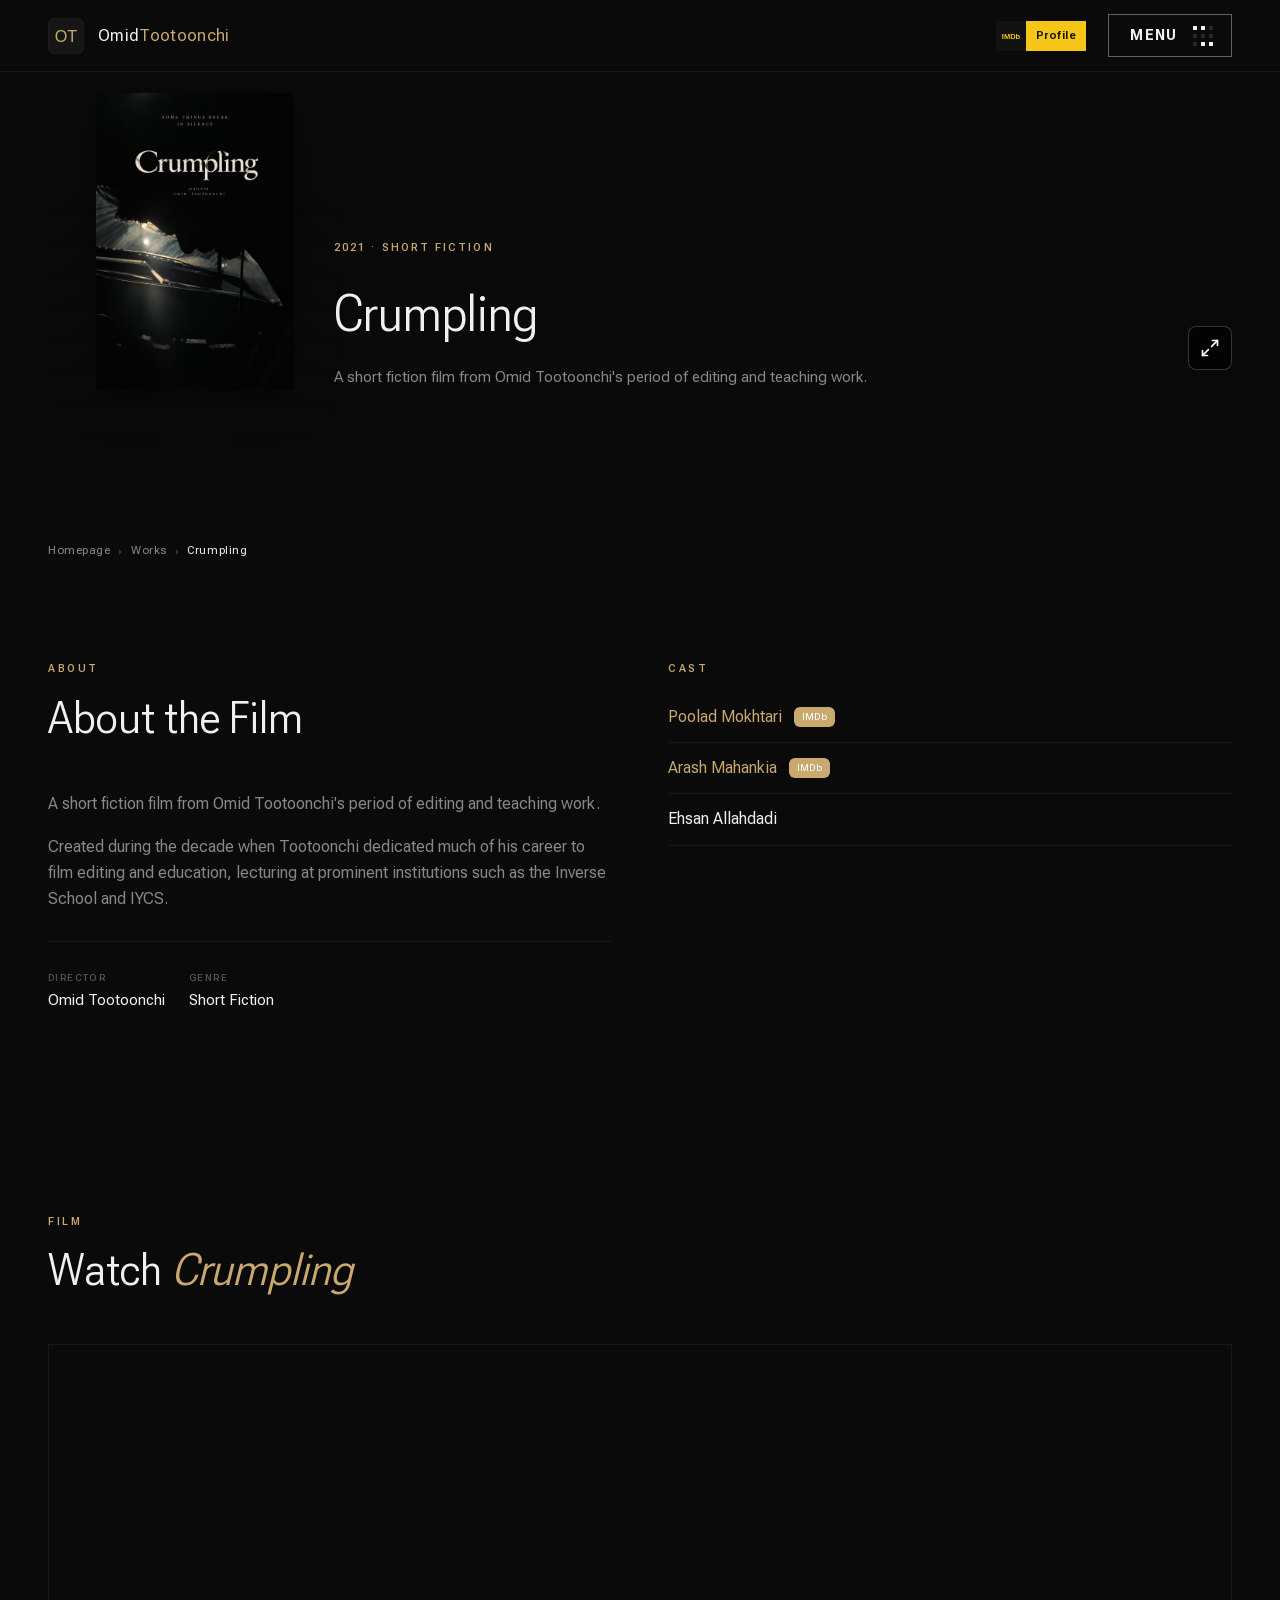
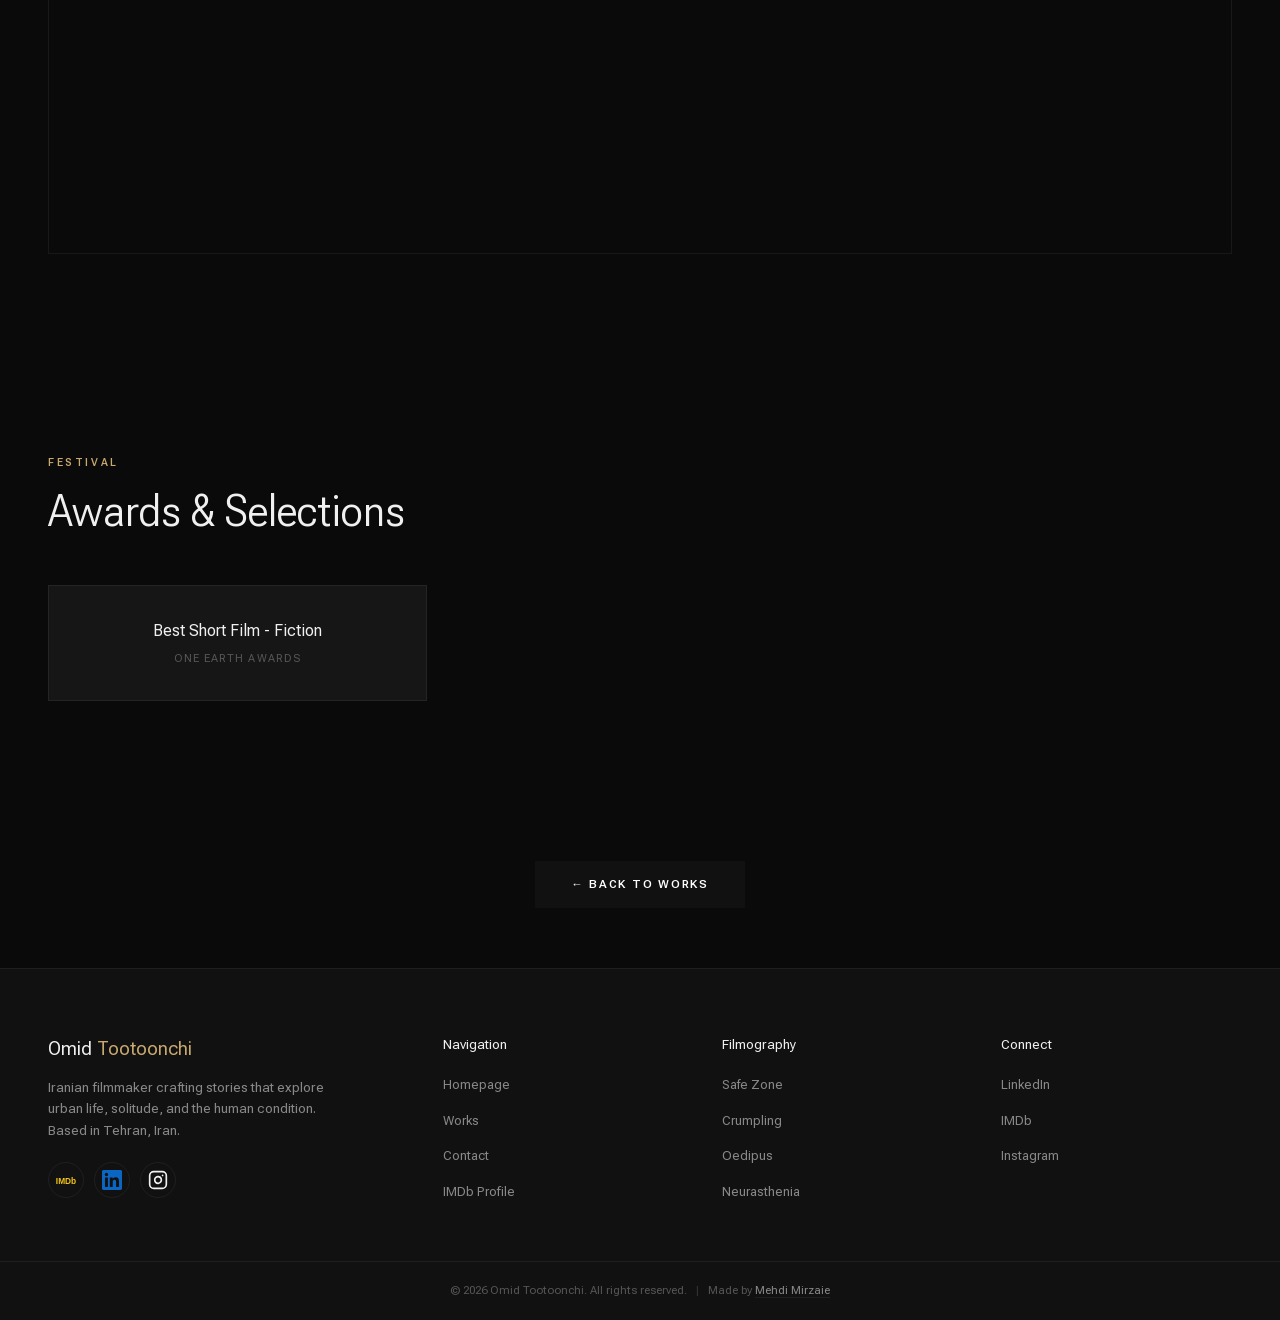
<file: film-crumpling.html>
<!DOCTYPE html>
<html lang="en" data-theme="dark">
<head>
  <meta charset="UTF-8">
  <meta name="viewport" content="width=device-width, initial-scale=1.0">
  <meta name="description" content="Crumpling (2021) is a short fiction film by Omid Tootoonchi, created during his career as a film editor and educator.">
  <meta name="keywords" content="Crumpling film, Omid Tootoonchi, Iranian short film, 2021">
  <meta name="robots" content="index, follow">
  <meta name="google-site-verification" content="UOiUB8v9o5AiXM7ERvW8zTHX3FpzWAyxCbZJldJ4rzc">
  <title>Crumpling | Omid Tootoonchi</title>
  <link rel="stylesheet" href="style.css">
  <link rel="icon" href="assets/icons/favicon-dark.svg" type="image/svg+xml">
  <link rel="canonical" href="https://omidtootoonchi.ir/film-crumpling.html">
<!-- Yandex.Metrika counter --><script type="text/javascript">
    (function(m,e,t,r,i,k,a){
        m[i]=m[i]||function(){(m[i].a=m[i].a||[]).push(arguments)};
        m[i].l=1*new Date();
        for (var j = 0; j < document.scripts.length; j++) {if (document.scripts[j].src === r) { return; }}
        k=e.createElement(t),a=e.getElementsByTagName(t)[0],k.async=1,k.src=r,a.parentNode.insertBefore(k,a)
    })(window, document,'script','https://mc.yandex.ru/metrika/tag.js?id=113087821', 'ym');

    ym(113087821, 'init', {ssr:true, webvisor:true, clickmap:true, ecommerce:"dataLayer", referrer: document.referrer, url: location.href, accurateTrackBounce:true, trackLinks:true});
</script>
<noscript><div><img src="https://mc.yandex.ru/watch/113087821" style="position:absolute; left:-9999px;" alt="" /></div></noscript>
<!-- /Yandex.Metrika counter -->
<script type="application/ld+json">
{
  "@context": "https://schema.org",
  "@graph": [
    {
      "@type": "Movie",
      "@id": "https://omidtootoonchi.ir/film-crumpling.html#movie",
      "name": "Crumpling",
      "url": "https://omidtootoonchi.ir/film-crumpling.html",
      "image": "https://omidtootoonchi.ir/assets/images/posters/Crumpling-Poster.jpg",
      "description": "Crumpling (2021) is a short fiction film by Omid Tootoonchi, created during his career as a film editor and educator. Created during the decade when Tootoonchi dedicated much of his career to film editing and education, lecturing at prominent institutions such as the Inverse School and IYCS.",
      "datePublished": "2021",
      "genre": ["Short Fiction", "Drama"],
      "inLanguage": "fa",
      "countryOfOrigin": { "@type": "Country", "name": "Iran" },
      "director": {
        "@type": "Person",
        "name": "Omid Tootoonchi",
        "url": "https://omidtootoonchi.ir/",
        "sameAs": "https://www.imdb.com/name/nm6811720/"
      },
      "author": { "@type": "Person", "name": "Omid Tootoonchi" },
      "actor": [
        { "@type": "Person", "name": "Poolad Mokhtari", "sameAs": "https://www.imdb.com/name/nm6811721/" },
        { "@type": "Person", "name": "Arash Mahankia", "sameAs": "https://www.imdb.com/name/nm9694967/" },
        { "@type": "Person", "name": "Ehsan Allahdadi" }
      ],
      "award": "Best Short Film - Fiction, One Earth Awards",
      "creator": { "@id": "https://omidtootoonchi.ir/#person" }
    },
    {
      "@type": "BreadcrumbList",
      "itemListElement": [
        { "@type": "ListItem", "position": 1, "name": "Homepage", "item": "https://omidtootoonchi.ir/" },
        { "@type": "ListItem", "position": 2, "name": "Works", "item": "https://omidtootoonchi.ir/works.html" },
        { "@type": "ListItem", "position": 3, "name": "Crumpling", "item": "https://omidtootoonchi.ir/film-crumpling.html" }
      ]
    }
  ]
}
</script>
</head>
<body>
<div class="page-transition" id="pageTransition"></div>
<div class="mobile-overlay" id="mobileMenu">
    <div class="menu-panel">
      <div class="menu-grid menu-grid-main">
        <a href="index.html" class="menu-tile"><span class="menu-index">[01]</span><span class="menu-label">Homepage</span></a>
        <a href="works.html" class="menu-tile"><span class="menu-index">[02]</span><span class="menu-label">Works</span></a>
        <a href="contact.html" class="menu-tile"><span class="menu-index">[03]</span><span class="menu-label">Contact</span></a>
      </div>
      <div class="menu-grid menu-grid-films">
        <a href="film-safe-zone.html" class="menu-tile menu-tile-sm"><span class="menu-index">[04]</span><span class="menu-label">Safe Zone</span></a>
        <a href="film-crumpling.html" class="menu-tile menu-tile-sm"><span class="menu-index">[05]</span><span class="menu-label">Crumpling</span></a>
        <a href="film-oedipus.html" class="menu-tile menu-tile-sm"><span class="menu-index">[06]</span><span class="menu-label">Oedipus</span></a>
        <a href="film-neurasthenia.html" class="menu-tile menu-tile-sm"><span class="menu-index">[07]</span><span class="menu-label">Neurasthenia</span></a>
      </div>
      <div class="menu-socials">
        <a href="https://www.imdb.com/name/nm6811720/" target="_blank" rel="noopener" class="menu-social">IMDb</a>
        <a href="https://www.linkedin.com/in/omidtootoonchi" target="_blank" rel="noopener" class="menu-social">LinkedIn</a>
        <a href="https://www.instagram.com/omidtootoonchi_/" target="_blank" rel="noopener" class="menu-social">Instagram</a>
      </div>
    </div>
  </div>
<header id="header">
    <div class="header-left">
      <a href="index.html"><svg class="header-ot-logo" viewBox="0 0 40 40" fill="none" xmlns="http://www.w3.org/2000/svg">
      <rect width="40" height="40" rx="8" style="fill:var(--bg-card);stroke:var(--border)" stroke-width="1"/>
      <text x="20" y="27" text-anchor="middle" font-family="'Plus Jakarta Sans',Arial,sans-serif" font-size="18" font-weight="400" style="fill:var(--accent)">OT</text>
    </svg></a>
      <a href="index.html" class="header-logo">Omid <span>Tootoonchi</span></a>
    </div>
    <ul class="header-center">
      <li><a href="index.html">Homepage</a></li>
      <li><a href="works.html" class="active">Works</a>
        <div class="nav-dropdown">
          <a href="film-safe-zone.html">Safe Zone</a>
          <a href="film-crumpling.html">Crumpling</a>
          <a href="film-oedipus.html">Oedipus</a>
          <a href="film-neurasthenia.html">Neurasthenia</a>
          <div class="nav-divider"></div>
          <a href="works.html" class="nav-view-all">View All &rarr;</a>
        </div>
      </li>
      <li><a href="contact.html">Contact</a></li>
    </ul>
    <div class="header-right">
      <a href="https://www.imdb.com/name/nm6811720/" target="_blank" rel="noopener" class="imdb-badge-link">
        <span class="imdb-badge-favicon"><svg viewBox="0 0 24 24" fill="none"><rect width="24" height="24" rx="4" fill="#121212"/><text x="12" y="16.5" text-anchor="middle" fill="#f5c518" font-family="Arial,sans-serif" font-size="10" font-weight="900">IMDb</text></svg></span>
        <span class="imdb-badge-text">Profile</span>
      </a>
      <button class="menu-btn" id="menuBtn" aria-label="Menu"><span class="menu-btn-roll"><span>Menu</span><span>Close</span></span><span class="menu-btn-icon" aria-hidden="true"><i></i><i></i><i></i><i></i><i></i><i></i><i></i><i></i><i></i></span></button>
    </div>
  </header>
<section class="film-hero" id="crumplingHero" style="min-height:50vh;">
    <div class="film-hero-bg" style="overflow:hidden;filter:none;transform:none;">
      <iframe id="crumplingHeroFrame" src="https://player.vimeo.com/video/688621651?background=1&autoplay=1&loop=1&muted=1&autopause=0&dnt=1" style="position:absolute;top:50%;left:50%;width:100vw;height:56.25vw;min-height:100%;min-width:177.78vh;transform:translate(-50%,-50%);border:0;pointer-events:none;" frameborder="0" allow="autoplay; fullscreen; picture-in-picture" allowfullscreen title="Crumpling"></iframe>
    </div>
    <div class="film-hero-overlay" style="background:linear-gradient(transparent 40%,rgba(10,10,10,0.85) 100%);"></div>
    <button class="video-expand" onclick="fullscreenHero()" aria-label="Fullscreen video"><svg viewBox="0 0 24 24" fill="none" stroke="currentColor" stroke-width="2" stroke-linecap="round" stroke-linejoin="round"><polyline points="15 3 21 3 21 9"/><polyline points="9 21 3 21 3 15"/><line x1="21" y1="3" x2="14" y2="10"/><line x1="3" y1="21" x2="10" y2="14"/></svg></button>
    <div class="film-hero-content">
      <div class="film-hero-poster" onclick="openLightbox('assets/images/posters/Crumpling-Poster.jpg','image',this)"><img src="assets/images/posters/Crumpling-Poster.jpg" alt="Crumpling Poster"></div>
      <div class="film-hero-info">
        <p class="film-tag">2021 · Short Fiction</p>
        <h1>Crumpling</h1>
        <p>A short fiction film from Omid Tootoonchi's period of editing and teaching work.</p>
      </div>
    </div>
  </section>
<nav class="breadcrumbs"><ol><li><a href="index.html">Homepage</a></li><li class="bc-sep">&#8250;</li><li><a href="works.html">Works</a></li><li class="bc-sep">&#8250;</li><li class="bc-current">Crumpling</li></ol></nav>
  <section>
    <div class="about-grid" style="gap:56px;">
      <div class="reveal">
        <p class="section-label">About</p>
        <h2>About the Film</h2>
        <p style="color:var(--text-secondary);margin-bottom:16px;">A short fiction film from Omid Tootoonchi's period of editing and teaching work.</p>
        <p style="color:var(--text-secondary);margin-bottom:16px;">Created during the decade when Tootoonchi dedicated much of his career to film editing and education, lecturing at prominent institutions such as the Inverse School and IYCS.</p>
        <div class="featured-meta" style="margin-top:28px;"><div class="meta-item"><span class="meta-label">Director</span><span class="meta-value">Omid Tootoonchi</span></div><div class="meta-item"><span class="meta-label">Genre</span><span class="meta-value">Short Fiction</span></div></div>
      </div>
      <div class="reveal reveal-d2">
        <p class="section-label">Cast</p>
        <div style="display:flex;flex-direction:column;"><a href="https://www.imdb.com/name/nm6811721/" target="_blank" style="display:flex;align-items:center;gap:12px;padding:12px 0;border-bottom:1px solid var(--border);transition:padding-left 0.3s;" onmouseover="this.style.paddingLeft='8px'" onmouseout="this.style.paddingLeft='0'"><span style="font-family:var(--font-display);font-size:1rem;color:var(--accent);">Poolad Mokhtari</span><span style="font-size:0.6rem;background:var(--accent);color:#fff;padding:2px 8px;border-radius:6px;">IMDb</span></a><a href="https://www.imdb.com/name/nm9694967/" target="_blank" style="display:flex;align-items:center;gap:12px;padding:12px 0;border-bottom:1px solid var(--border);transition:padding-left 0.3s;" onmouseover="this.style.paddingLeft='8px'" onmouseout="this.style.paddingLeft='0'"><span style="font-family:var(--font-display);font-size:1rem;color:var(--accent);">Arash Mahankia</span><span style="font-size:0.6rem;background:var(--accent);color:#fff;padding:2px 8px;border-radius:6px;">IMDb</span></a><div style="display:flex;align-items:center;gap:12px;padding:12px 0;border-bottom:1px solid var(--border);"><span style="font-family:var(--font-display);font-size:1rem;">Ehsan Allahdadi</span></div></div>
      </div>
    </div>
  </section>
  <section>
    <div class="reveal"><p class="section-label">Film</p><h2>Watch <em>Crumpling</em></h2></div>
    <div class="reveal" style="max-width:100%;margin:0;">
      <div style="padding:42.92% 0 0 0;position:relative;overflow:hidden;border:1px solid var(--border);">
        <iframe src="https://player.vimeo.com/video/688621651?badge=0&autopause=0&player_id=0&app_id=58479" frameborder="0" allow="autoplay; fullscreen; picture-in-picture; clipboard-write; encrypted-media; web-share" referrerpolicy="strict-origin-when-cross-origin" allowfullscreen webkitallowfullscreen mozallowfullscreen style="position:absolute;top:0;left:0;width:100%;height:100%;" title="Crumpling"></iframe>
      </div>
    </div>
  </section>
  <script src="https://player.vimeo.com/api/player.js"></script>
  <section><div class="reveal"><p class="section-label">Festival</p><h2>Awards & Selections</h2></div><div class="awards-grid"><div class="award-card reveal"><div class="award-name">Best Short Film - Fiction</div><div class="award-fest">One Earth Awards</div></div></div></section>
  <section style="text-align:center;padding:60px 48px;"><a href="works.html" class="submit-btn" style="display:inline-block;">&larr; Back to Works</a></section>
<footer class="site-footer">
    <div class="footer-top">
      <div class="footer-brand">
        <span class="footer-brand-name">Omid <span>Tootoonchi</span></span>
        <p>Iranian filmmaker crafting stories that explore urban life, solitude, and the human condition. Based in Tehran, Iran.</p>
        <div class="footer-social">
          <a href="https://www.imdb.com/name/nm6811720/" target="_blank" rel="noopener" title="IMDb"><svg viewBox="0 0 24 24" fill="none"><rect width="24" height="24" rx="4" fill="#121212"/><text x="12" y="16.5" text-anchor="middle" fill="#f5c518" font-family="Arial,sans-serif" font-size="10" font-weight="900">IMDb</text></svg></a>
          <a href="https://www.linkedin.com/in/omidtootoonchi" target="_blank" rel="noopener" title="LinkedIn"><svg viewBox="0 0 24 24" fill="#0A66C2"><path d="M20.447 20.452h-3.554v-5.569c0-1.328-.027-3.037-1.852-3.037-1.853 0-2.136 1.445-2.136 2.939v5.667H9.351V9h3.414v1.561h.046c.477-.9 1.637-1.85 3.37-1.85 3.601 0 4.267 2.37 4.267 5.455v6.286zM5.337 7.433a2.062 2.062 0 01-2.063-2.065 2.064 2.064 0 112.063 2.065zm1.782 13.019H3.555V9h3.564v11.452zM22.225 0H1.771C.792 0 0 .774 0 1.729v20.542C0 23.227.792 24 1.771 24h20.451C23.2 24 24 23.227 24 22.271V1.729C24 .774 23.2 0 22.222 0h.003z"/></svg></a>
          <a href="https://www.instagram.com/omidtootoonchi_/" target="_blank" rel="noopener" title="Instagram"><svg viewBox="0 0 24 24" fill="none" stroke="currentColor" stroke-width="2" stroke-linecap="round" stroke-linejoin="round"><rect x="2" y="2" width="20" height="20" rx="5" ry="5"/><path d="M16 11.37A4 4 0 1 1 12.63 8 4 4 0 0 1 16 11.37z"/><line x1="17.5" y1="6.5" x2="17.51" y2="6.5"/></svg></a>
        </div>
      </div>
      <div class="footer-col"><h4>Navigation</h4><ul><li><a href="index.html">Homepage</a></li><li><a href="works.html">Works</a></li><li><a href="contact.html">Contact</a></li><li><a href="https://www.imdb.com/name/nm6811720/" target="_blank">IMDb Profile</a></li></ul></div>
      <div class="footer-col"><h4>Filmography</h4><ul><li><a href="film-safe-zone.html">Safe Zone</a></li><li><a href="film-crumpling.html">Crumpling</a></li><li><a href="film-oedipus.html">Oedipus</a></li><li><a href="film-neurasthenia.html">Neurasthenia</a></li></ul></div>
      <div class="footer-col"><h4>Connect</h4><ul><li><a href="https://www.linkedin.com/in/omidtootoonchi" target="_blank">LinkedIn</a></li><li><a href="https://www.imdb.com/name/nm6811720/" target="_blank">IMDb</a></li><li><a href="https://www.instagram.com/omidtootoonchi_/" target="_blank">Instagram</a></li></ul></div>
    </div>
    <div class="footer-bottom"><p>&copy; 2026 Omid Tootoonchi. All rights reserved. <span style="margin:0 6px;opacity:0.5;">|</span> Made by <a href="https://mehdiandme.com" target="_blank" rel="noopener">Mehdi Mirzaie</a></p></div>
  </footer>
<div class="lightbox" id="lightbox"><button class="lightbox-close" aria-label="Close"><svg viewBox="0 0 24 24"><line x1="18" y1="6" x2="6" y2="18"/><line x1="6" y1="6" x2="18" y2="18"/></svg></button><button class="lightbox-prev" aria-label="Previous image"><svg viewBox="0 0 24 24" fill="none" stroke="currentColor" stroke-width="2" stroke-linecap="round" stroke-linejoin="round"><polyline points="15 18 9 12 15 6"/></svg></button><div class="lightbox-content"></div><button class="lightbox-next" aria-label="Next image"><svg viewBox="0 0 24 24" fill="none" stroke="currentColor" stroke-width="2" stroke-linecap="round" stroke-linejoin="round"><polyline points="9 18 15 12 9 6"/></svg></button><div class="lightbox-counter" id="lightboxCounter">1/1</div></div>
<script>
    document.documentElement.setAttribute('data-theme','dark');
    let lastScrollY = window.scrollY;
    window.addEventListener('scroll', () => {
      const y = window.scrollY;
      const header = document.getElementById('header');
      header.classList.toggle('scrolled', y > 30);
      if (y > lastScrollY && y > 100) header.classList.add('header-hidden');
      else header.classList.remove('header-hidden');
      lastScrollY = y;
    });
    const menuBtn = document.getElementById('menuBtn');
    const mobileMenu = document.getElementById('mobileMenu');
    const setMenu = open => { menuBtn.classList.toggle('active', open); mobileMenu.classList.toggle('active', open); document.body.style.overflow = open ? 'hidden' : ''; };
    menuBtn.addEventListener('click', () => setMenu(!mobileMenu.classList.contains('active')));
    mobileMenu.querySelectorAll('a').forEach(l => l.addEventListener('click', () => setMenu(false)));
    mobileMenu.addEventListener('click', e => { if (e.target === mobileMenu) setMenu(false); });
    document.addEventListener('keydown', e => { if (e.key === 'Escape') setMenu(false); });
    const obs = new IntersectionObserver(entries => { entries.forEach(e => { if (e.isIntersecting) e.target.classList.add('visible'); }); }, { threshold: 0.12, rootMargin: '0px 0px -40px 0px' });
    document.querySelectorAll('.reveal').forEach(el => obs.observe(el));
    /* Lightbox with gallery navigation + counter */
    let _lbGallery = [];
    let _lbIndex = 0;
    function _lbRender() {
      const lb = document.getElementById('lightbox');
      const content = lb.querySelector('.lightbox-content');
      const counter = document.getElementById('lightboxCounter');
      content.innerHTML = '';
      const item = _lbGallery[_lbIndex];
      if (!item) return;
      if (item.type === 'video') {
        const v = document.createElement('video');
        v.src = item.src; v.controls = true; v.autoplay = true;
        content.appendChild(v);
      } else {
        const img = document.createElement('img');
        img.src = item.src;
        img.alt = 'Gallery image ' + (_lbIndex + 1);
        content.appendChild(img);
      }
      if (_lbGallery.length > 1) {
        lb.classList.remove('single');
        counter.textContent = (_lbIndex + 1) + '/' + _lbGallery.length;
      } else {
        lb.classList.add('single');
      }
    }
    function openLightbox(src, type, el) {
      const lb = document.getElementById('lightbox');
      _lbGallery = [];
      _lbIndex = 0;
      const container = el && el.closest ? el.closest('.gallery-masonry, .stills-grid') : null;
      if (type === 'image' && container) {
        const items = Array.from(container.querySelectorAll('[onclick*="openLightbox"]'));
        items.forEach(node => {
          const m = node.getAttribute('onclick').match(/openLightbox\('([^']+)'\s*,\s*'([^']+)'/);
          if (m && m[2] === 'image') _lbGallery.push({ src: m[1], type: m[2] });
        });
        const idx = _lbGallery.findIndex(g => g.src === src);
        _lbIndex = idx >= 0 ? idx : 0;
        if (!_lbGallery.length) _lbGallery = [{ src, type }];
      } else {
        _lbGallery = [{ src, type }];
      }
      _lbRender();
      lb.classList.add('active');
      document.body.style.overflow = 'hidden';
    }
    function navLightbox(dir) {
      if (!_lbGallery.length) return;
      _lbIndex = (_lbIndex + dir + _lbGallery.length) % _lbGallery.length;
      _lbRender();
    }
    function closeLightbox() {
      const lb = document.getElementById('lightbox');
      lb.classList.remove('active');
      lb.querySelector('.lightbox-content').innerHTML = '';
      _lbGallery = [];
      _lbIndex = 0;
      document.body.style.overflow = '';
    }
    document.getElementById('lightbox').addEventListener('click', e => { if (e.target === e.currentTarget || e.target.classList.contains('lightbox-content')) closeLightbox(); });
    document.querySelector('.lightbox-close').addEventListener('click', e => { e.stopPropagation(); closeLightbox(); });
    document.querySelector('.lightbox-prev').addEventListener('click', e => { e.stopPropagation(); navLightbox(-1); });
    document.querySelector('.lightbox-next').addEventListener('click', e => { e.stopPropagation(); navLightbox(1); });
    document.addEventListener('keydown', e => {
      const lb = document.getElementById('lightbox');
      if (!lb || !lb.classList.contains('active')) return;
      if (e.key === 'Escape') closeLightbox();
      else if (e.key === 'ArrowLeft') navLightbox(-1);
      else if (e.key === 'ArrowRight') navLightbox(1);
    });
    const CRUMPLING_BG = 'https://player.vimeo.com/video/688621651?background=1&autoplay=1&loop=1&muted=1&autopause=0&dnt=1';
    const CRUMPLING_FS = 'https://player.vimeo.com/video/688621651?autoplay=1&muted=0&autopause=0&title=0&byline=0&portrait=0&dnt=1';
    function fullscreenHero() {
      const hero = document.getElementById('crumplingHero');
      const frame = document.getElementById('crumplingHeroFrame');
      if (!hero) return;
      if (document.fullscreenElement) {
        document.exitFullscreen().catch(() => {});
        return;
      }
      if (frame) {
        frame.src = CRUMPLING_FS;
        frame.style.pointerEvents = 'auto';
      }
      hero.classList.add('is-fullscreen-video');
      if (hero.requestFullscreen) {
        hero.requestFullscreen().catch(() => {});
      } else if (hero.webkitRequestFullscreen) {
        hero.webkitRequestFullscreen();
      }
    }
    document.addEventListener('fullscreenchange', () => {
      const hero = document.getElementById('crumplingHero');
      const frame = document.getElementById('crumplingHeroFrame');
      if (!hero) return;
      if (!document.fullscreenElement) {
        hero.classList.remove('is-fullscreen-video');
        if (frame) {
          frame.src = CRUMPLING_BG;
          frame.style.pointerEvents = 'none';
        }
      }
    });
    /* Page Transition */
    const pt = document.getElementById('pageTransition');
    setTimeout(() => { pt.classList.add('active'); }, 50);
    document.querySelectorAll('a[href]').forEach(link => {
      const href = link.getAttribute('href');
      if (!href || href.startsWith('#') || href.startsWith('mailto:') || href.startsWith('http') || href === location.pathname.split('/').pop()) return;
      link.addEventListener('click', e => { e.preventDefault(); pt.classList.remove('active'); setTimeout(() => { location.href = href; }, 400); });
    });
  </script>
</body>
</html>
</file>
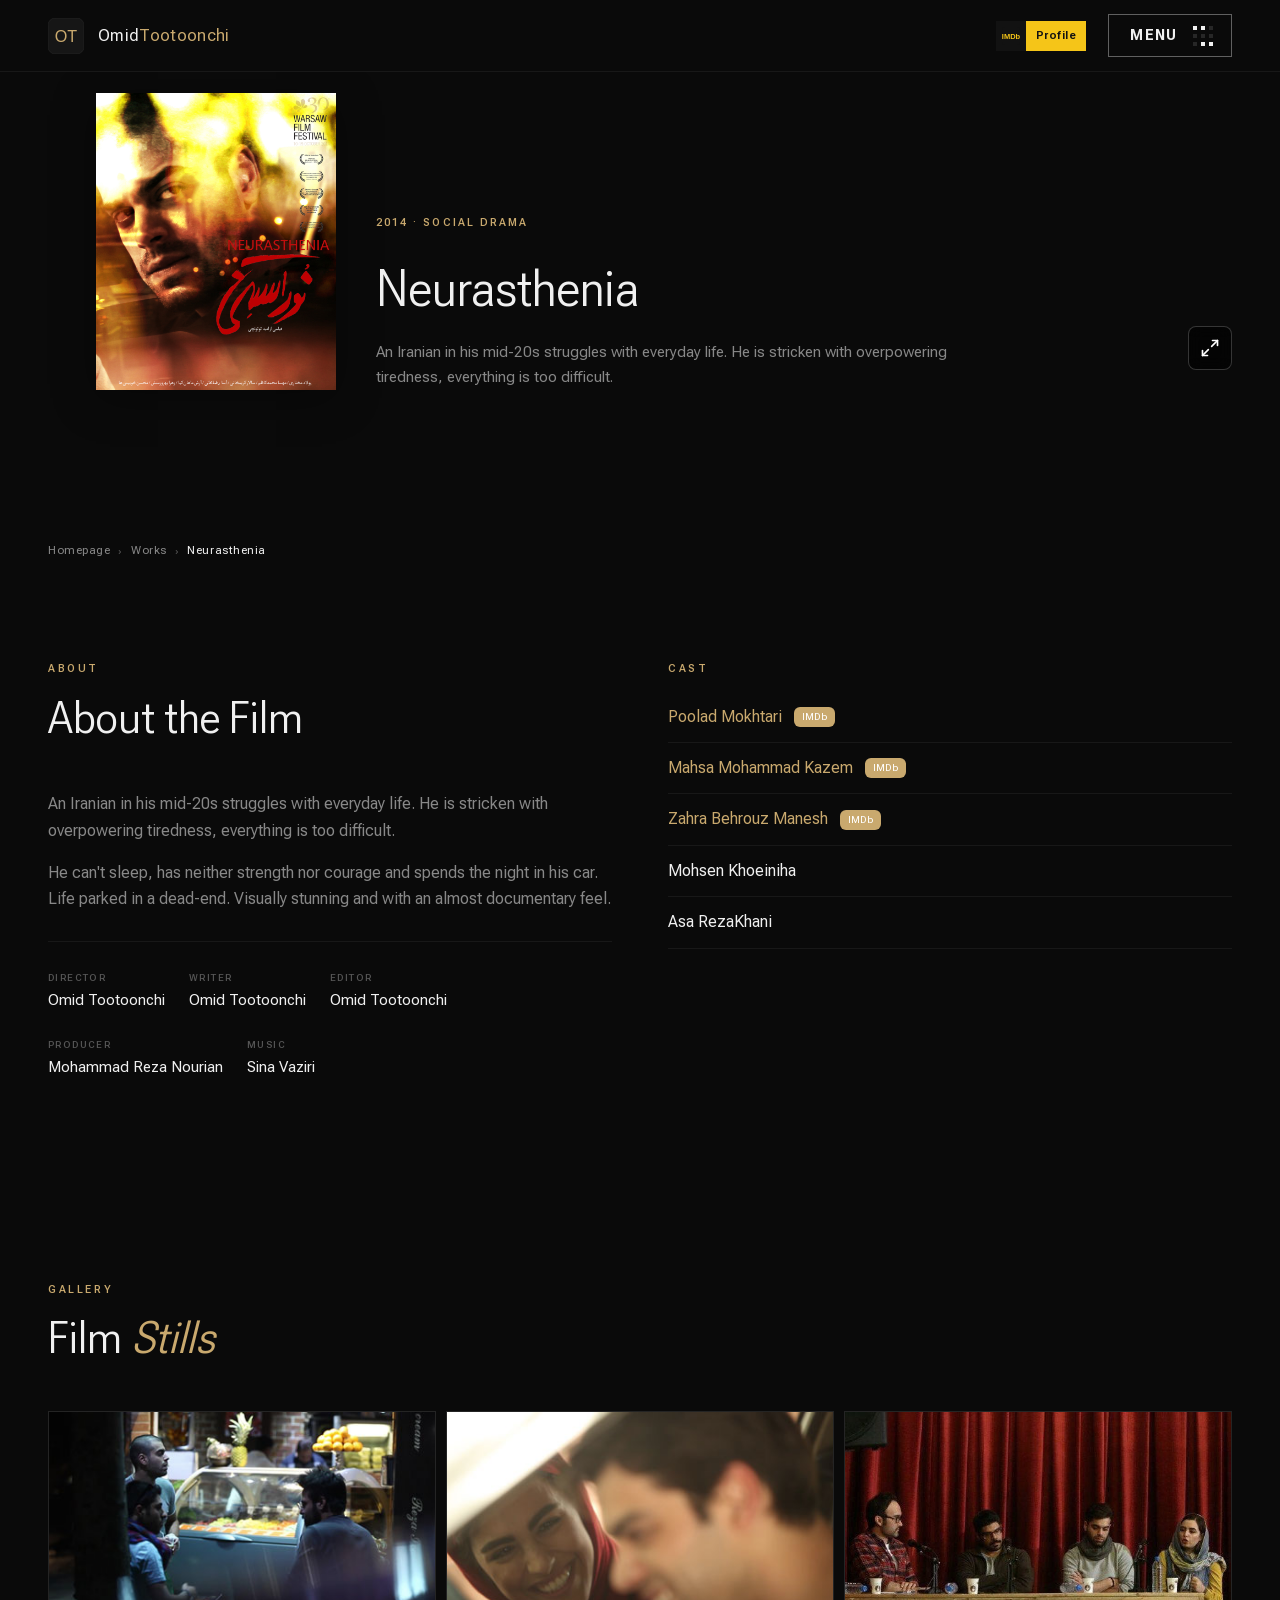
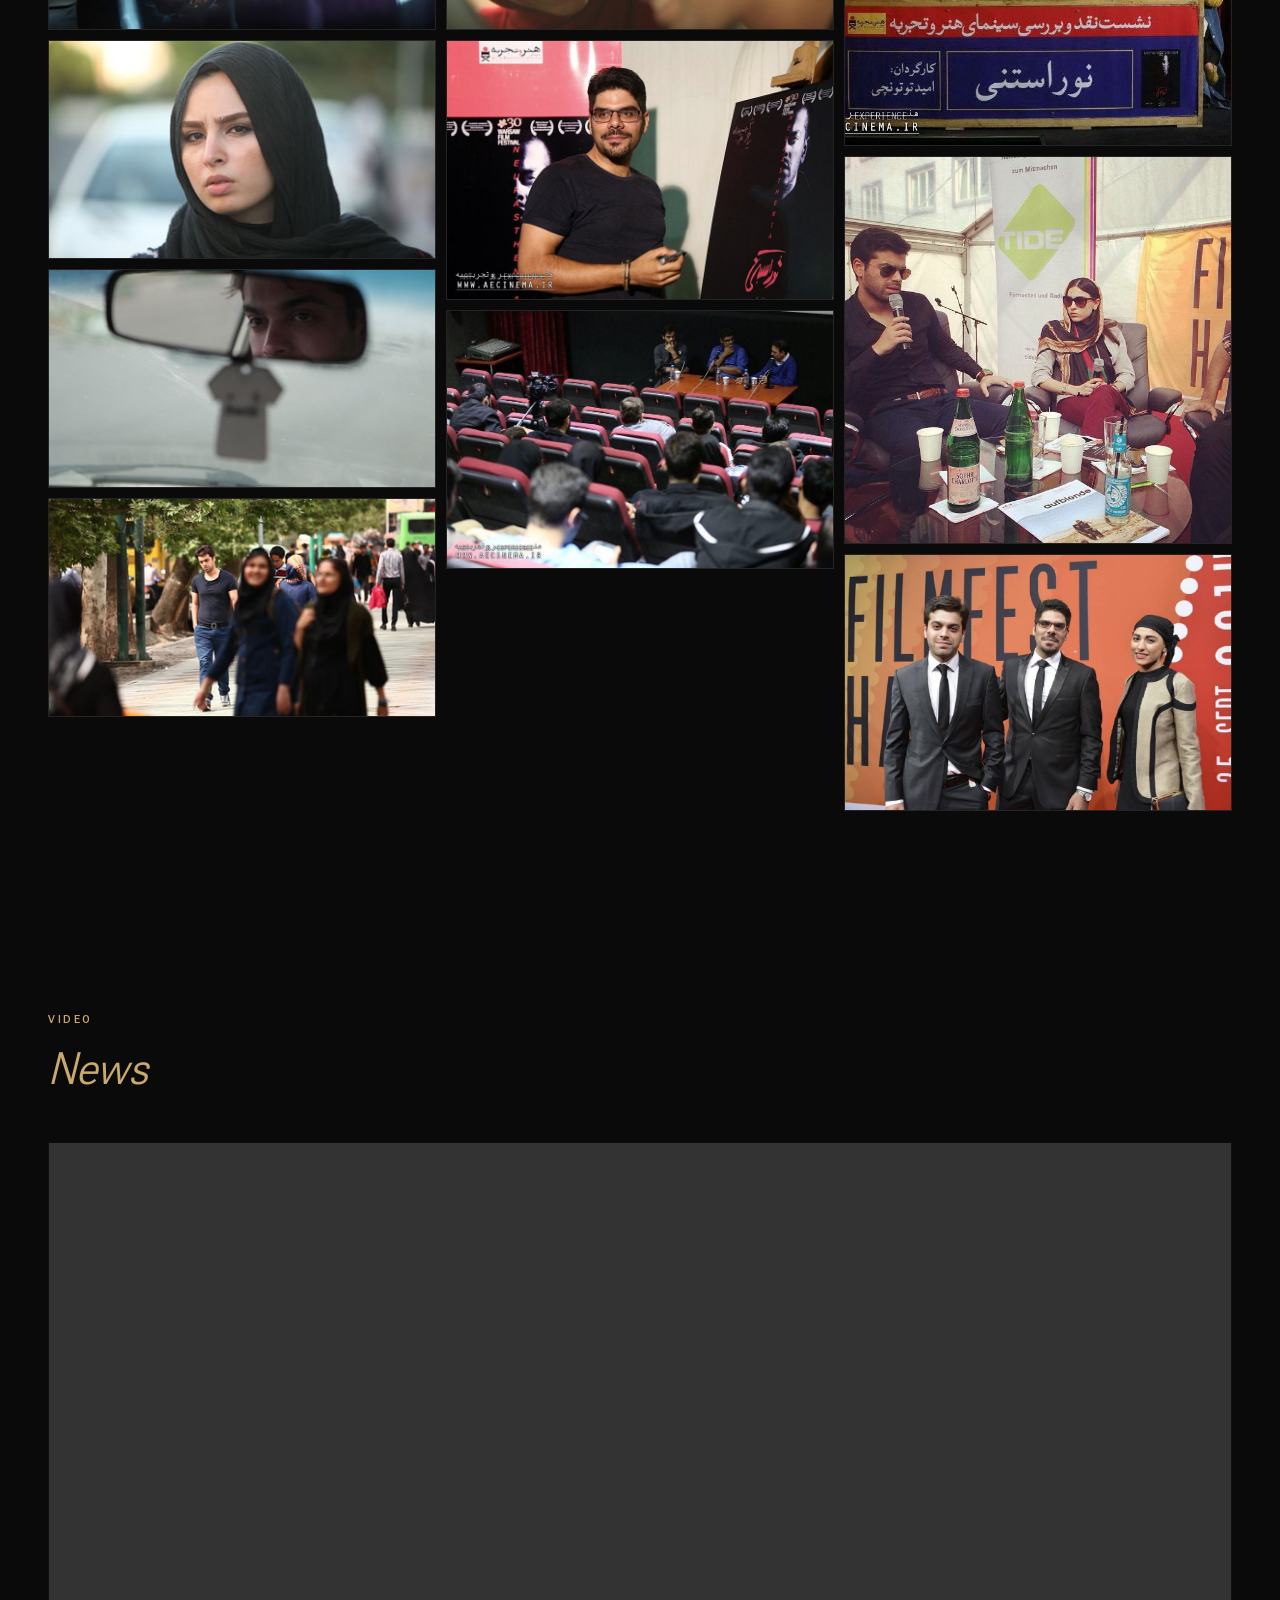
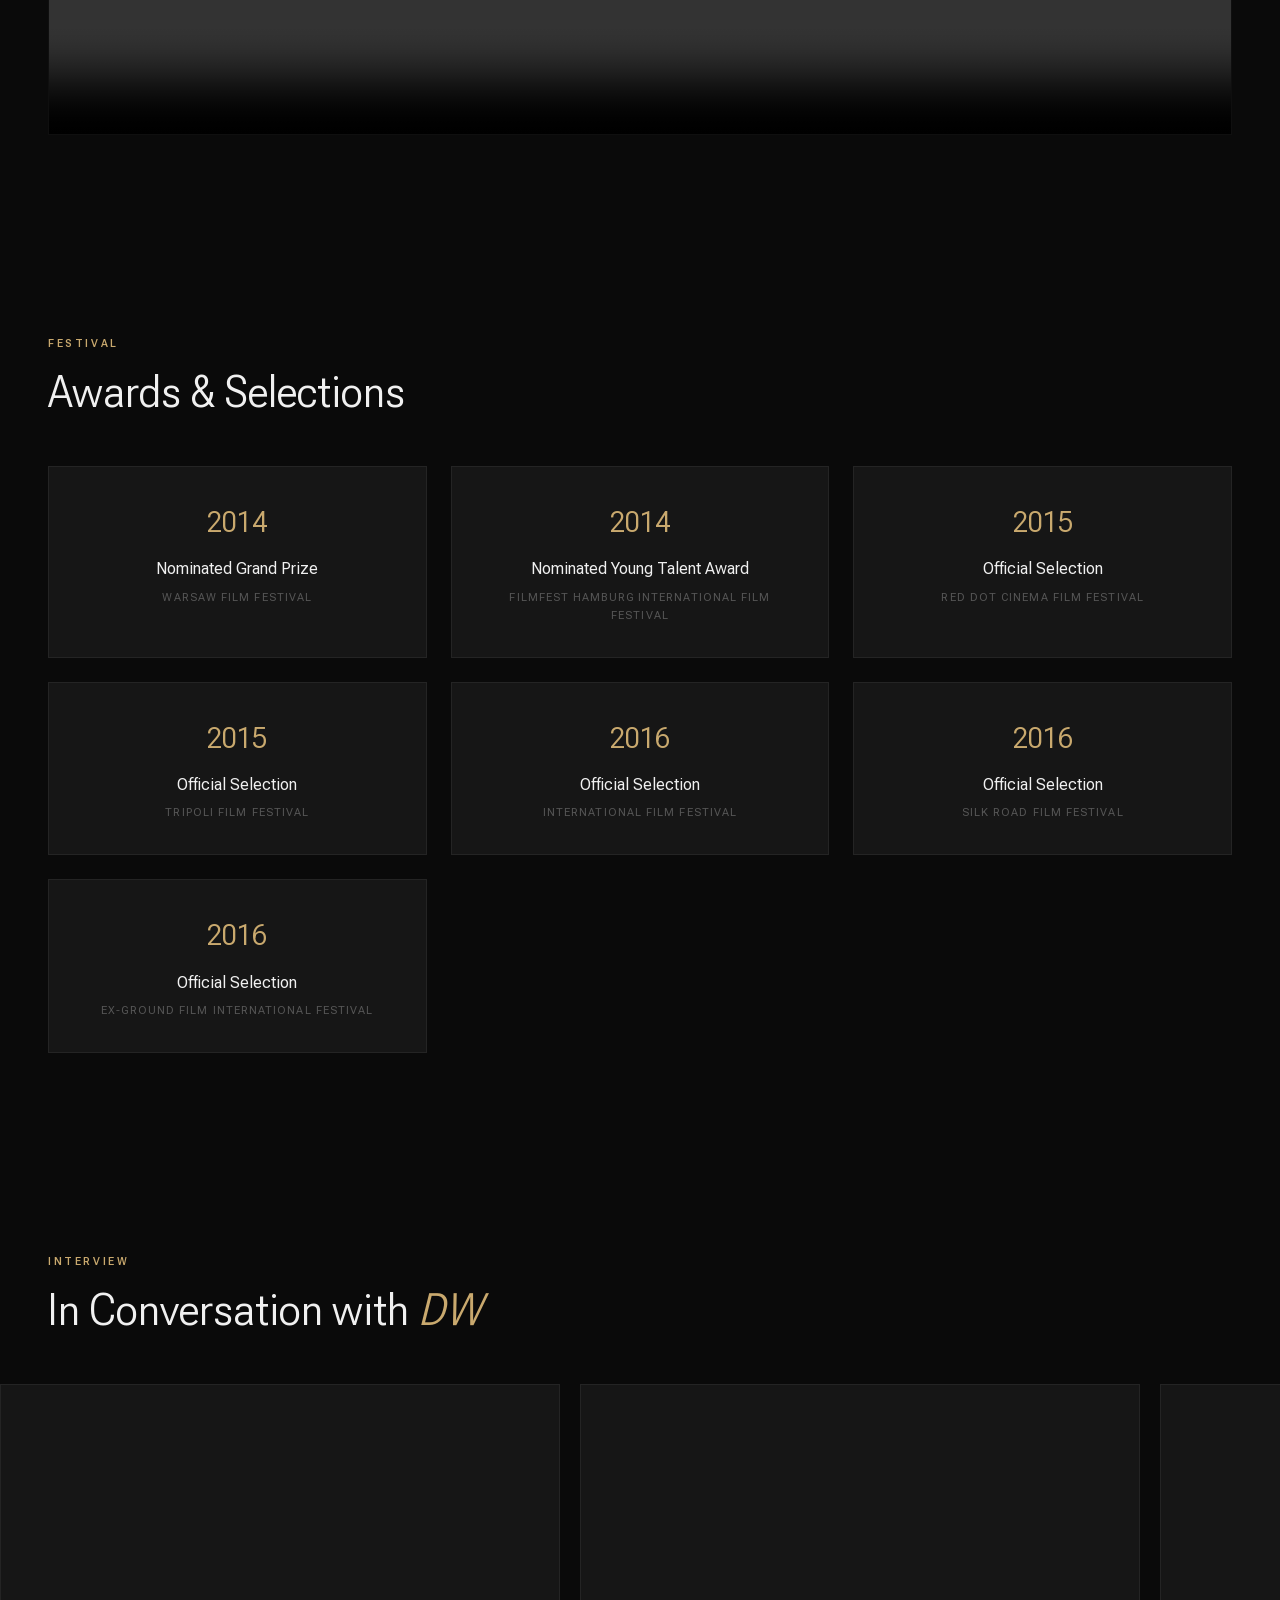
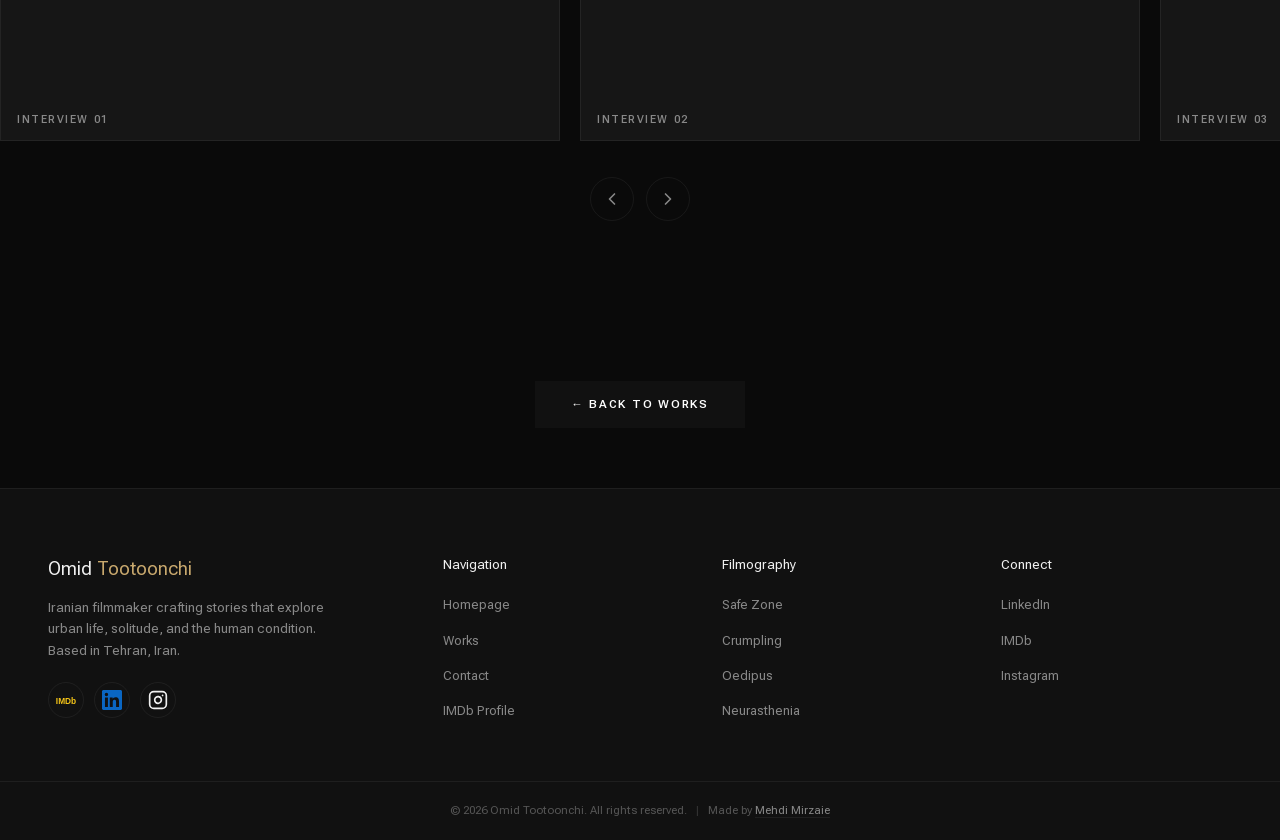
<file: film-neurasthenia.html>
<!DOCTYPE html>
<html lang="en" data-theme="dark">
<head>
  <meta charset="UTF-8">
  <meta name="viewport" content="width=device-width, initial-scale=1.0">
  <meta name="description" content="Neurasthenia (2014) is the debut feature film by Omid Tootoonchi. Grand Prize Nominee at Warsaw IFF, Young Talent Award Nominee at Hamburg.">
  <meta name="keywords" content="Neurasthenia film, Omid Tootoonchi, Iranian cinema, debut feature, Warsaw IFF, Hamburg Film Festival">
  <meta name="robots" content="index, follow">
  <meta name="google-site-verification" content="UOiUB8v9o5AiXM7ERvW8zTHX3FpzWAyxCbZJldJ4rzc">
  <title>Neurasthenia | Omid Tootoonchi</title>
  <link rel="stylesheet" href="style.css">
  <link rel="icon" href="assets/icons/favicon-dark.svg" type="image/svg+xml">
  <link rel="canonical" href="https://omidtootoonchi.ir/film-neurasthenia.html">
<!-- Yandex.Metrika counter --><script type="text/javascript">
    (function(m,e,t,r,i,k,a){
        m[i]=m[i]||function(){(m[i].a=m[i].a||[]).push(arguments)};
        m[i].l=1*new Date();
        for (var j = 0; j < document.scripts.length; j++) {if (document.scripts[j].src === r) { return; }}
        k=e.createElement(t),a=e.getElementsByTagName(t)[0],k.async=1,k.src=r,a.parentNode.insertBefore(k,a)
    })(window, document,'script','https://mc.yandex.ru/metrika/tag.js?id=113087821', 'ym');

    ym(113087821, 'init', {ssr:true, webvisor:true, clickmap:true, ecommerce:"dataLayer", referrer: document.referrer, url: location.href, accurateTrackBounce:true, trackLinks:true});
</script>
<noscript><div><img src="https://mc.yandex.ru/watch/113087821" style="position:absolute; left:-9999px;" alt="" /></div></noscript>
<!-- /Yandex.Metrika counter -->
<script type="application/ld+json">
{
  "@context": "https://schema.org",
  "@graph": [
    {
      "@type": "Movie",
      "@id": "https://omidtootoonchi.ir/film-neurasthenia.html#movie",
      "name": "Neurasthenia",
      "url": "https://omidtootoonchi.ir/film-neurasthenia.html",
      "image": "https://omidtootoonchi.ir/assets/images/posters/Neurasthenia-Poster.jpg",
      "description": "Neurasthenia (2014) is the debut feature film by Omid Tootoonchi. An Iranian in his mid-20s struggles with everyday life. He is stricken with overpowering tiredness, everything is too difficult. Grand Prize Nominee at Warsaw IFF, Young Talent Award Nominee at Hamburg.",
      "datePublished": "2014",
      "genre": ["Social Drama", "Drama"],
      "inLanguage": "fa",
      "countryOfOrigin": { "@type": "Country", "name": "Iran" },
      "director": {
        "@type": "Person",
        "name": "Omid Tootoonchi",
        "url": "https://omidtootoonchi.ir/",
        "sameAs": "https://www.imdb.com/name/nm6811720/"
      },
      "author": { "@type": "Person", "name": "Omid Tootoonchi" },
      "editor": { "@type": "Person", "name": "Omid Tootoonchi" },
      "producer": { "@type": "Person", "name": "Mohammad Reza Nourian" },
      "musicBy": { "@type": "Person", "name": "Sina Vaziri" },
      "actor": [
        { "@type": "Person", "name": "Poolad Mokhtari", "sameAs": "https://www.imdb.com/name/nm6811721/" },
        { "@type": "Person", "name": "Mahsa Mohammad Kazem", "sameAs": "https://www.imdb.com/name/nm6811722/" },
        { "@type": "Person", "name": "Zahra Behrouz Manesh", "sameAs": "https://www.imdb.com/name/nm6811723/" },
        { "@type": "Person", "name": "Mohsen Khoeiniha" },
        { "@type": "Person", "name": "Asa RezaKhani" }
      ],
      "award": [
        "Nominated Grand Prize, Warsaw Film Festival",
        "Nominated Young Talent Award, Filmfest Hamburg International Film Festival"
      ],
      "creator": { "@id": "https://omidtootoonchi.ir/#person" }
    },
    {
      "@type": "BreadcrumbList",
      "itemListElement": [
        { "@type": "ListItem", "position": 1, "name": "Homepage", "item": "https://omidtootoonchi.ir/" },
        { "@type": "ListItem", "position": 2, "name": "Works", "item": "https://omidtootoonchi.ir/works.html" },
        { "@type": "ListItem", "position": 3, "name": "Neurasthenia", "item": "https://omidtootoonchi.ir/film-neurasthenia.html" }
      ]
    }
  ]
}
</script>
</head>
<body>
<div class="page-transition" id="pageTransition"></div>
<div class="mobile-overlay" id="mobileMenu">
    <div class="menu-panel">
      <div class="menu-grid menu-grid-main">
        <a href="index.html" class="menu-tile"><span class="menu-index">[01]</span><span class="menu-label">Homepage</span></a>
        <a href="works.html" class="menu-tile"><span class="menu-index">[02]</span><span class="menu-label">Works</span></a>
        <a href="contact.html" class="menu-tile"><span class="menu-index">[03]</span><span class="menu-label">Contact</span></a>
      </div>
      <div class="menu-grid menu-grid-films">
        <a href="film-safe-zone.html" class="menu-tile menu-tile-sm"><span class="menu-index">[04]</span><span class="menu-label">Safe Zone</span></a>
        <a href="film-crumpling.html" class="menu-tile menu-tile-sm"><span class="menu-index">[05]</span><span class="menu-label">Crumpling</span></a>
        <a href="film-oedipus.html" class="menu-tile menu-tile-sm"><span class="menu-index">[06]</span><span class="menu-label">Oedipus</span></a>
        <a href="film-neurasthenia.html" class="menu-tile menu-tile-sm"><span class="menu-index">[07]</span><span class="menu-label">Neurasthenia</span></a>
      </div>
      <div class="menu-socials">
        <a href="https://www.imdb.com/name/nm6811720/" target="_blank" rel="noopener" class="menu-social">IMDb</a>
        <a href="https://www.linkedin.com/in/omidtootoonchi" target="_blank" rel="noopener" class="menu-social">LinkedIn</a>
        <a href="https://www.instagram.com/omidtootoonchi_/" target="_blank" rel="noopener" class="menu-social">Instagram</a>
      </div>
    </div>
  </div>
<header id="header">
    <div class="header-left">
      <a href="index.html"><svg class="header-ot-logo" viewBox="0 0 40 40" fill="none" xmlns="http://www.w3.org/2000/svg">
      <rect width="40" height="40" rx="8" style="fill:var(--bg-card);stroke:var(--border)" stroke-width="1"/>
      <text x="20" y="27" text-anchor="middle" font-family="'Plus Jakarta Sans',Arial,sans-serif" font-size="18" font-weight="400" style="fill:var(--accent)">OT</text>
    </svg></a>
      <a href="index.html" class="header-logo">Omid <span>Tootoonchi</span></a>
    </div>
    <ul class="header-center">
      <li><a href="index.html">Homepage</a></li>
      <li><a href="works.html" class="active">Works</a>
        <div class="nav-dropdown">
          <a href="film-safe-zone.html">Safe Zone</a>
          <a href="film-crumpling.html">Crumpling</a>
          <a href="film-oedipus.html">Oedipus</a>
          <a href="film-neurasthenia.html">Neurasthenia</a>
          <div class="nav-divider"></div>
          <a href="works.html" class="nav-view-all">View All &rarr;</a>
        </div>
      </li>
      <li><a href="contact.html">Contact</a></li>
    </ul>
    <div class="header-right">
      <a href="https://www.imdb.com/name/nm6811720/" target="_blank" rel="noopener" class="imdb-badge-link">
        <span class="imdb-badge-favicon"><svg viewBox="0 0 24 24" fill="none"><rect width="24" height="24" rx="4" fill="#121212"/><text x="12" y="16.5" text-anchor="middle" fill="#f5c518" font-family="Arial,sans-serif" font-size="10" font-weight="900">IMDb</text></svg></span>
        <span class="imdb-badge-text">Profile</span>
      </a>
      <button class="menu-btn" id="menuBtn" aria-label="Menu"><span class="menu-btn-roll"><span>Menu</span><span>Close</span></span><span class="menu-btn-icon" aria-hidden="true"><i></i><i></i><i></i><i></i><i></i><i></i><i></i><i></i><i></i></span></button>
    </div>
  </header>
<section class="film-hero" style="min-height:50vh;">
    <video class="film-hero-bg" autoplay muted loop playsinline>
      <source src="assets/videos/banners/banner-neurasthenia.mp4" type="video/mp4">
      <img class="film-hero-bg" src="assets/images/backdrops/neurasthenia-backdrop.jpg" alt="Neurasthenia film backdrop">
    </video>
    <div class="film-hero-overlay"></div>
    <button class="video-expand" onclick="openLightbox('assets/videos/banners/banner-neurasthenia.mp4','video')" aria-label="Expand video"><svg viewBox="0 0 24 24" fill="none" stroke="currentColor" stroke-width="2" stroke-linecap="round" stroke-linejoin="round"><polyline points="15 3 21 3 21 9"/><polyline points="9 21 3 21 3 15"/><line x1="21" y1="3" x2="14" y2="10"/><line x1="3" y1="21" x2="10" y2="14"/></svg></button>
    <div class="film-hero-content">
      <div class="film-hero-poster" onclick="openLightbox('assets/images/posters/Neurasthenia-Poster.jpg','image',this)"><img src="assets/images/posters/Neurasthenia-Poster.jpg" alt="Neurasthenia Poster"></div>
      <div class="film-hero-info">
        <p class="film-tag">2014 · Social Drama</p>
        <h1>Neurasthenia</h1>
        <p>An Iranian in his mid-20s struggles with everyday life. He is stricken with overpowering tiredness, everything is too difficult.</p>
      </div>
    </div>
  </section>
<nav class="breadcrumbs"><ol><li><a href="index.html">Homepage</a></li><li class="bc-sep">&#8250;</li><li><a href="works.html">Works</a></li><li class="bc-sep">&#8250;</li><li class="bc-current">Neurasthenia</li></ol></nav>
  <section>
    <div class="about-grid" style="gap:56px;">
      <div class="reveal">
        <p class="section-label">About</p>
        <h2>About the Film</h2>
        <p style="color:var(--text-secondary);margin-bottom:16px;">An Iranian in his mid-20s struggles with everyday life. He is stricken with overpowering tiredness, everything is too difficult.</p>
        <p style="color:var(--text-secondary);margin-bottom:16px;">He can't sleep, has neither strength nor courage and spends the night in his car. Life parked in a dead-end. Visually stunning and with an almost documentary feel.</p>
        <div class="featured-meta" style="margin-top:28px;"><div class="meta-item"><span class="meta-label">Director</span><span class="meta-value">Omid Tootoonchi</span></div><div class="meta-item"><span class="meta-label">Writer</span><span class="meta-value">Omid Tootoonchi</span></div><div class="meta-item"><span class="meta-label">Editor</span><span class="meta-value">Omid Tootoonchi</span></div><div class="meta-item"><span class="meta-label">Producer</span><span class="meta-value">Mohammad Reza Nourian</span></div><div class="meta-item"><span class="meta-label">Music</span><span class="meta-value">Sina Vaziri</span></div></div>
      </div>
      <div class="reveal reveal-d2">
        <p class="section-label">Cast</p>
        <div style="display:flex;flex-direction:column;"><a href="https://www.imdb.com/name/nm6811721/" target="_blank" style="display:flex;align-items:center;gap:12px;padding:12px 0;border-bottom:1px solid var(--border);transition:padding-left 0.3s;" onmouseover="this.style.paddingLeft='8px'" onmouseout="this.style.paddingLeft='0'"><span style="font-family:var(--font-display);font-size:1rem;color:var(--accent);">Poolad Mokhtari</span><span style="font-size:0.6rem;background:var(--accent);color:#fff;padding:2px 8px;border-radius:6px;">IMDb</span></a><a href="https://www.imdb.com/name/nm6811722/" target="_blank" style="display:flex;align-items:center;gap:12px;padding:12px 0;border-bottom:1px solid var(--border);transition:padding-left 0.3s;" onmouseover="this.style.paddingLeft='8px'" onmouseout="this.style.paddingLeft='0'"><span style="font-family:var(--font-display);font-size:1rem;color:var(--accent);">Mahsa Mohammad Kazem</span><span style="font-size:0.6rem;background:var(--accent);color:#fff;padding:2px 8px;border-radius:6px;">IMDb</span></a><a href="https://www.imdb.com/name/nm6811723/" target="_blank" style="display:flex;align-items:center;gap:12px;padding:12px 0;border-bottom:1px solid var(--border);transition:padding-left 0.3s;" onmouseover="this.style.paddingLeft='8px'" onmouseout="this.style.paddingLeft='0'"><span style="font-family:var(--font-display);font-size:1rem;color:var(--accent);">Zahra Behrouz Manesh</span><span style="font-size:0.6rem;background:var(--accent);color:#fff;padding:2px 8px;border-radius:6px;">IMDb</span></a><div style="display:flex;align-items:center;gap:12px;padding:12px 0;border-bottom:1px solid var(--border);"><span style="font-family:var(--font-display);font-size:1rem;">Mohsen Khoeiniha</span></div><div style="display:flex;align-items:center;gap:12px;padding:12px 0;border-bottom:1px solid var(--border);"><span style="font-family:var(--font-display);font-size:1rem;">Asa RezaKhani</span></div></div>
      </div>
    </div>
  </section>
  <section><div class="reveal"><p class="section-label">Gallery</p><h2>Film <em>Stills</em></h2></div><div class="gallery-masonry reveal"><div class="masonry-item" onclick="openLightbox('assets/images/stills/neurasthenia-still-1.jpg','image',this)"><img src="assets/images/stills/neurasthenia-still-1.jpg" alt="Neurasthenia film still - wide shot" loading="lazy"></div><div class="masonry-item" onclick="openLightbox('assets/images/stills/neurasthenia-still-2.jpg','image',this)"><img src="assets/images/stills/neurasthenia-still-2.jpg" alt="Neurasthenia film still - close up" loading="lazy"></div><div class="masonry-item" onclick="openLightbox('assets/images/stills/neurasthenia-still-3.jpg','image',this)"><img src="assets/images/stills/neurasthenia-still-3.jpg" alt="Neurasthenia film still - interior scene" loading="lazy"></div><div class="masonry-item" onclick="openLightbox('assets/images/stills/neurasthenia-still-4.jpg','image',this)"><img src="assets/images/stills/neurasthenia-still-4.jpg" alt="Neurasthenia film still - street scene" loading="lazy"></div><div class="masonry-item" onclick="openLightbox('assets/images/stills/neurasthenia-still-5.jpg','image',this)"><img src="assets/images/stills/neurasthenia-still-5.jpg" alt="Neurasthenia film still - character portrait" loading="lazy"></div><div class="masonry-item" onclick="openLightbox('assets/images/gallery/neurasthenia/IMG_6521.jpg','image',this)"><img src="assets/images/gallery/neurasthenia/IMG_6521.jpg" alt="Neurasthenia new still IMG 6521" loading="lazy"></div><div class="masonry-item" onclick="openLightbox('assets/images/gallery/neurasthenia/neurasthenia-panel-audience.jpg','image',this)"><img src="assets/images/gallery/neurasthenia/neurasthenia-panel-audience.jpg" alt="Neurasthenia panel discussion with audience in Tehran cinema" loading="lazy"></div><div class="masonry-item" onclick="openLightbox('assets/images/gallery/neurasthenia/neurasthenia-panel-tehran.jpg','image',this)"><img src="assets/images/gallery/neurasthenia/neurasthenia-panel-tehran.jpg" alt="Neurasthenia review panel in Tehran with director Omid Tootoonchi" loading="lazy"></div><div class="masonry-item" onclick="openLightbox('assets/images/gallery/neurasthenia/neurasthenia-hamburg-tide.jpg','image',this)"><img src="assets/images/gallery/neurasthenia/neurasthenia-hamburg-tide.jpg" alt="Neurasthenia team interview at Tide Hamburg Filmfest" loading="lazy"></div><div class="masonry-item" onclick="openLightbox('assets/images/gallery/neurasthenia/neurasthenia-hamburg-redcarpet.jpg','image',this)"><img src="assets/images/gallery/neurasthenia/neurasthenia-hamburg-redcarpet.jpg" alt="Neurasthenia team on red carpet at Filmfest Hamburg" loading="lazy"></div></div></section>
  <section><div class="reveal"><p class="section-label">Video</p><h2><em>News</em></h2></div><div class="gallery-video reveal"><video controls preload="metadata" playsinline><source src="assets/videos/neurasthenia/mosahebeye3.mp4" type="video/mp4"></video></div></section>
  <section><div class="reveal"><p class="section-label">Festival</p><h2>Awards & Selections</h2></div><div class="awards-grid"><div class="award-card reveal"><div class="award-year">2014</div><div class="award-name">Nominated Grand Prize</div><div class="award-fest">Warsaw Film Festival</div></div><div class="award-card reveal reveal-d1"><div class="award-year">2014</div><div class="award-name">Nominated Young Talent Award</div><div class="award-fest">Filmfest Hamburg International Film Festival</div></div><div class="award-card reveal"><div class="award-year">2015</div><div class="award-name">Official Selection</div><div class="award-fest">Red Dot Cinema Film Festival</div></div><div class="award-card reveal"><div class="award-year">2015</div><div class="award-name">Official Selection</div><div class="award-fest">Tripoli Film Festival</div></div><div class="award-card reveal"><div class="award-year">2016</div><div class="award-name">Official Selection</div><div class="award-fest">International Film Festival</div></div><div class="award-card reveal"><div class="award-year">2016</div><div class="award-name">Official Selection</div><div class="award-fest">Silk Road Film Festival</div></div><div class="award-card reveal"><div class="award-year">2016</div><div class="award-name">Official Selection</div><div class="award-fest">Ex-Ground Film International Festival</div></div></div></section>
  <section>
    <div class="reveal"><p class="section-label">Interview</p><h2>In Conversation with <em>DW</em></h2></div>
    <div class="interview-scroll reveal" id="interviewScroll">
      <div class="interview-card">
        <div class="interview-video">
          <iframe src="https://www.youtube.com/embed/Y_MkuelC22I?si=NMd2w084qqw3gNMP" title="In Conversation with DW - Interview 1" style="position:absolute;top:0;left:0;width:100%;height:100%;border:0;" frameborder="0" allow="accelerometer; autoplay; clipboard-write; encrypted-media; gyroscope; picture-in-picture; web-share" referrerpolicy="strict-origin-when-cross-origin" allowfullscreen loading="lazy"></iframe>
        </div>
        <div class="interview-label">Interview 01</div>
      </div>
      <div class="interview-card">
        <div class="interview-video">
          <iframe src="https://www.youtube.com/embed/aRLJTHUPdTc" title="In Conversation with DW - Interview 2" style="position:absolute;top:0;left:0;width:100%;height:100%;border:0;" frameborder="0" allow="accelerometer; autoplay; clipboard-write; encrypted-media; gyroscope; picture-in-picture; web-share" referrerpolicy="strict-origin-when-cross-origin" allowfullscreen loading="lazy"></iframe>
        </div>
        <div class="interview-label">Interview 02</div>
      </div>
      <div class="interview-card">
        <div class="interview-video">
          <iframe src="https://www.youtube.com/embed/0qfEkB0IoQs" title="In Conversation with DW - Interview 3" style="position:absolute;top:0;left:0;width:100%;height:100%;border:0;" frameborder="0" allow="accelerometer; autoplay; clipboard-write; encrypted-media; gyroscope; picture-in-picture; web-share" referrerpolicy="strict-origin-when-cross-origin" allowfullscreen loading="lazy"></iframe>
        </div>
        <div class="interview-label">Interview 03</div>
      </div>
    </div>
    <div class="interview-nav reveal">
      <button class="interview-chevron" onclick="scrollInterviews(-1)" aria-label="Scroll interviews left"><svg viewBox="0 0 24 24" fill="none" stroke="currentColor" stroke-width="2" stroke-linecap="round" stroke-linejoin="round"><polyline points="15 18 9 12 15 6"/></svg></button>
      <button class="interview-chevron" onclick="scrollInterviews(1)" aria-label="Scroll interviews right"><svg viewBox="0 0 24 24" fill="none" stroke="currentColor" stroke-width="2" stroke-linecap="round" stroke-linejoin="round"><polyline points="9 18 15 12 9 6"/></svg></button>
    </div>
  </section>
  <section style="text-align:center;padding:60px 48px;"><a href="works.html" class="submit-btn" style="display:inline-block;">&larr; Back to Works</a></section>
<footer class="site-footer">
    <div class="footer-top">
      <div class="footer-brand">
        <span class="footer-brand-name">Omid <span>Tootoonchi</span></span>
        <p>Iranian filmmaker crafting stories that explore urban life, solitude, and the human condition. Based in Tehran, Iran.</p>
        <div class="footer-social">
          <a href="https://www.imdb.com/name/nm6811720/" target="_blank" rel="noopener" title="IMDb"><svg viewBox="0 0 24 24" fill="none"><rect width="24" height="24" rx="4" fill="#121212"/><text x="12" y="16.5" text-anchor="middle" fill="#f5c518" font-family="Arial,sans-serif" font-size="10" font-weight="900">IMDb</text></svg></a>
          <a href="https://www.linkedin.com/in/omidtootoonchi" target="_blank" rel="noopener" title="LinkedIn"><svg viewBox="0 0 24 24" fill="#0A66C2"><path d="M20.447 20.452h-3.554v-5.569c0-1.328-.027-3.037-1.852-3.037-1.853 0-2.136 1.445-2.136 2.939v5.667H9.351V9h3.414v1.561h.046c.477-.9 1.637-1.85 3.37-1.85 3.601 0 4.267 2.37 4.267 5.455v6.286zM5.337 7.433a2.062 2.062 0 01-2.063-2.065 2.064 2.064 0 112.063 2.065zm1.782 13.019H3.555V9h3.564v11.452zM22.225 0H1.771C.792 0 0 .774 0 1.729v20.542C0 23.227.792 24 1.771 24h20.451C23.2 24 24 23.227 24 22.271V1.729C24 .774 23.2 0 22.222 0h.003z"/></svg></a>
          <a href="https://www.instagram.com/omidtootoonchi_/" target="_blank" rel="noopener" title="Instagram"><svg viewBox="0 0 24 24" fill="none" stroke="currentColor" stroke-width="2" stroke-linecap="round" stroke-linejoin="round"><rect x="2" y="2" width="20" height="20" rx="5" ry="5"/><path d="M16 11.37A4 4 0 1 1 12.63 8 4 4 0 0 1 16 11.37z"/><line x1="17.5" y1="6.5" x2="17.51" y2="6.5"/></svg></a>
        </div>
      </div>
      <div class="footer-col"><h4>Navigation</h4><ul><li><a href="index.html">Homepage</a></li><li><a href="works.html">Works</a></li><li><a href="contact.html">Contact</a></li><li><a href="https://www.imdb.com/name/nm6811720/" target="_blank">IMDb Profile</a></li></ul></div>
      <div class="footer-col"><h4>Filmography</h4><ul><li><a href="film-safe-zone.html">Safe Zone</a></li><li><a href="film-crumpling.html">Crumpling</a></li><li><a href="film-oedipus.html">Oedipus</a></li><li><a href="film-neurasthenia.html">Neurasthenia</a></li></ul></div>
      <div class="footer-col"><h4>Connect</h4><ul><li><a href="https://www.linkedin.com/in/omidtootoonchi" target="_blank">LinkedIn</a></li><li><a href="https://www.imdb.com/name/nm6811720/" target="_blank">IMDb</a></li><li><a href="https://www.instagram.com/omidtootoonchi_/" target="_blank">Instagram</a></li></ul></div>
    </div>
    <div class="footer-bottom"><p>&copy; 2026 Omid Tootoonchi. All rights reserved. <span style="margin:0 6px;opacity:0.5;">|</span> Made by <a href="https://mehdiandme.com" target="_blank" rel="noopener">Mehdi Mirzaie</a></p></div>
  </footer>
<div class="lightbox" id="lightbox"><button class="lightbox-close" aria-label="Close"><svg viewBox="0 0 24 24"><line x1="18" y1="6" x2="6" y2="18"/><line x1="6" y1="6" x2="18" y2="18"/></svg></button><button class="lightbox-prev" aria-label="Previous image"><svg viewBox="0 0 24 24" fill="none" stroke="currentColor" stroke-width="2" stroke-linecap="round" stroke-linejoin="round"><polyline points="15 18 9 12 15 6"/></svg></button><div class="lightbox-content"></div><button class="lightbox-next" aria-label="Next image"><svg viewBox="0 0 24 24" fill="none" stroke="currentColor" stroke-width="2" stroke-linecap="round" stroke-linejoin="round"><polyline points="9 18 15 12 9 6"/></svg></button><div class="lightbox-counter" id="lightboxCounter">1/1</div></div>
<script>
    document.documentElement.setAttribute('data-theme','dark');
    let lastScrollY = window.scrollY;
    window.addEventListener('scroll', () => {
      const y = window.scrollY;
      const header = document.getElementById('header');
      header.classList.toggle('scrolled', y > 30);
      if (y > lastScrollY && y > 100) header.classList.add('header-hidden');
      else header.classList.remove('header-hidden');
      lastScrollY = y;
    });
    const menuBtn = document.getElementById('menuBtn');
    const mobileMenu = document.getElementById('mobileMenu');
    const setMenu = open => { menuBtn.classList.toggle('active', open); mobileMenu.classList.toggle('active', open); document.body.style.overflow = open ? 'hidden' : ''; };
    menuBtn.addEventListener('click', () => setMenu(!mobileMenu.classList.contains('active')));
    mobileMenu.querySelectorAll('a').forEach(l => l.addEventListener('click', () => setMenu(false)));
    mobileMenu.addEventListener('click', e => { if (e.target === mobileMenu) setMenu(false); });
    document.addEventListener('keydown', e => { if (e.key === 'Escape') setMenu(false); });
    const obs = new IntersectionObserver(entries => { entries.forEach(e => { if (e.isIntersecting) e.target.classList.add('visible'); }); }, { threshold: 0.12, rootMargin: '0px 0px -40px 0px' });
    document.querySelectorAll('.reveal').forEach(el => obs.observe(el));
    /* Lightbox with gallery navigation + counter */
    let _lbGallery = [];
    let _lbIndex = 0;
    function _lbRender() {
      const lb = document.getElementById('lightbox');
      const content = lb.querySelector('.lightbox-content');
      const counter = document.getElementById('lightboxCounter');
      content.innerHTML = '';
      const item = _lbGallery[_lbIndex];
      if (!item) return;
      if (item.type === 'video') {
        const v = document.createElement('video');
        v.src = item.src; v.controls = true; v.autoplay = true;
        content.appendChild(v);
      } else {
        const img = document.createElement('img');
        img.src = item.src;
        img.alt = 'Gallery image ' + (_lbIndex + 1);
        content.appendChild(img);
      }
      if (_lbGallery.length > 1) {
        lb.classList.remove('single');
        counter.textContent = (_lbIndex + 1) + '/' + _lbGallery.length;
      } else {
        lb.classList.add('single');
      }
    }
    function openLightbox(src, type, el) {
      const lb = document.getElementById('lightbox');
      _lbGallery = [];
      _lbIndex = 0;
      const container = el && el.closest ? el.closest('.gallery-masonry, .stills-grid') : null;
      if (type === 'image' && container) {
        const items = Array.from(container.querySelectorAll('[onclick*="openLightbox"]'));
        items.forEach(node => {
          const m = node.getAttribute('onclick').match(/openLightbox\('([^']+)'\s*,\s*'([^']+)'/);
          if (m && m[2] === 'image') _lbGallery.push({ src: m[1], type: m[2] });
        });
        const idx = _lbGallery.findIndex(g => g.src === src);
        _lbIndex = idx >= 0 ? idx : 0;
        if (!_lbGallery.length) _lbGallery = [{ src, type }];
      } else {
        _lbGallery = [{ src, type }];
      }
      _lbRender();
      lb.classList.add('active');
      document.body.style.overflow = 'hidden';
    }
    function navLightbox(dir) {
      if (!_lbGallery.length) return;
      _lbIndex = (_lbIndex + dir + _lbGallery.length) % _lbGallery.length;
      _lbRender();
    }
    function closeLightbox() {
      const lb = document.getElementById('lightbox');
      lb.classList.remove('active');
      lb.querySelector('.lightbox-content').innerHTML = '';
      _lbGallery = [];
      _lbIndex = 0;
      document.body.style.overflow = '';
    }
    document.getElementById('lightbox').addEventListener('click', e => { if (e.target === e.currentTarget || e.target.classList.contains('lightbox-content')) closeLightbox(); });
    document.querySelector('.lightbox-close').addEventListener('click', e => { e.stopPropagation(); closeLightbox(); });
    document.querySelector('.lightbox-prev').addEventListener('click', e => { e.stopPropagation(); navLightbox(-1); });
    document.querySelector('.lightbox-next').addEventListener('click', e => { e.stopPropagation(); navLightbox(1); });
    document.addEventListener('keydown', e => {
      const lb = document.getElementById('lightbox');
      if (!lb || !lb.classList.contains('active')) return;
      if (e.key === 'Escape') closeLightbox();
      else if (e.key === 'ArrowLeft') navLightbox(-1);
      else if (e.key === 'ArrowRight') navLightbox(1);
    });
    /* Interview scroll chevrons */
    function scrollInterviews(dir) {
      const el = document.getElementById('interviewScroll');
      if (!el) return;
      const card = el.querySelector('.interview-card');
      const amount = card ? (card.offsetWidth + 20) * dir : el.clientWidth * 0.8 * dir;
      el.scrollBy({ left: amount, behavior: 'smooth' });
    }
    /* Page Transition */
    const pt = document.getElementById('pageTransition');
    setTimeout(() => { pt.classList.add('active'); }, 50);
    document.querySelectorAll('a[href]').forEach(link => {
      const href = link.getAttribute('href');
      if (!href || href.startsWith('#') || href.startsWith('mailto:') || href.startsWith('http') || href === location.pathname.split('/').pop()) return;
      link.addEventListener('click', e => { e.preventDefault(); pt.classList.remove('active'); setTimeout(() => { location.href = href; }, 400); });
    });
  </script>
</body>
</html>
</file>
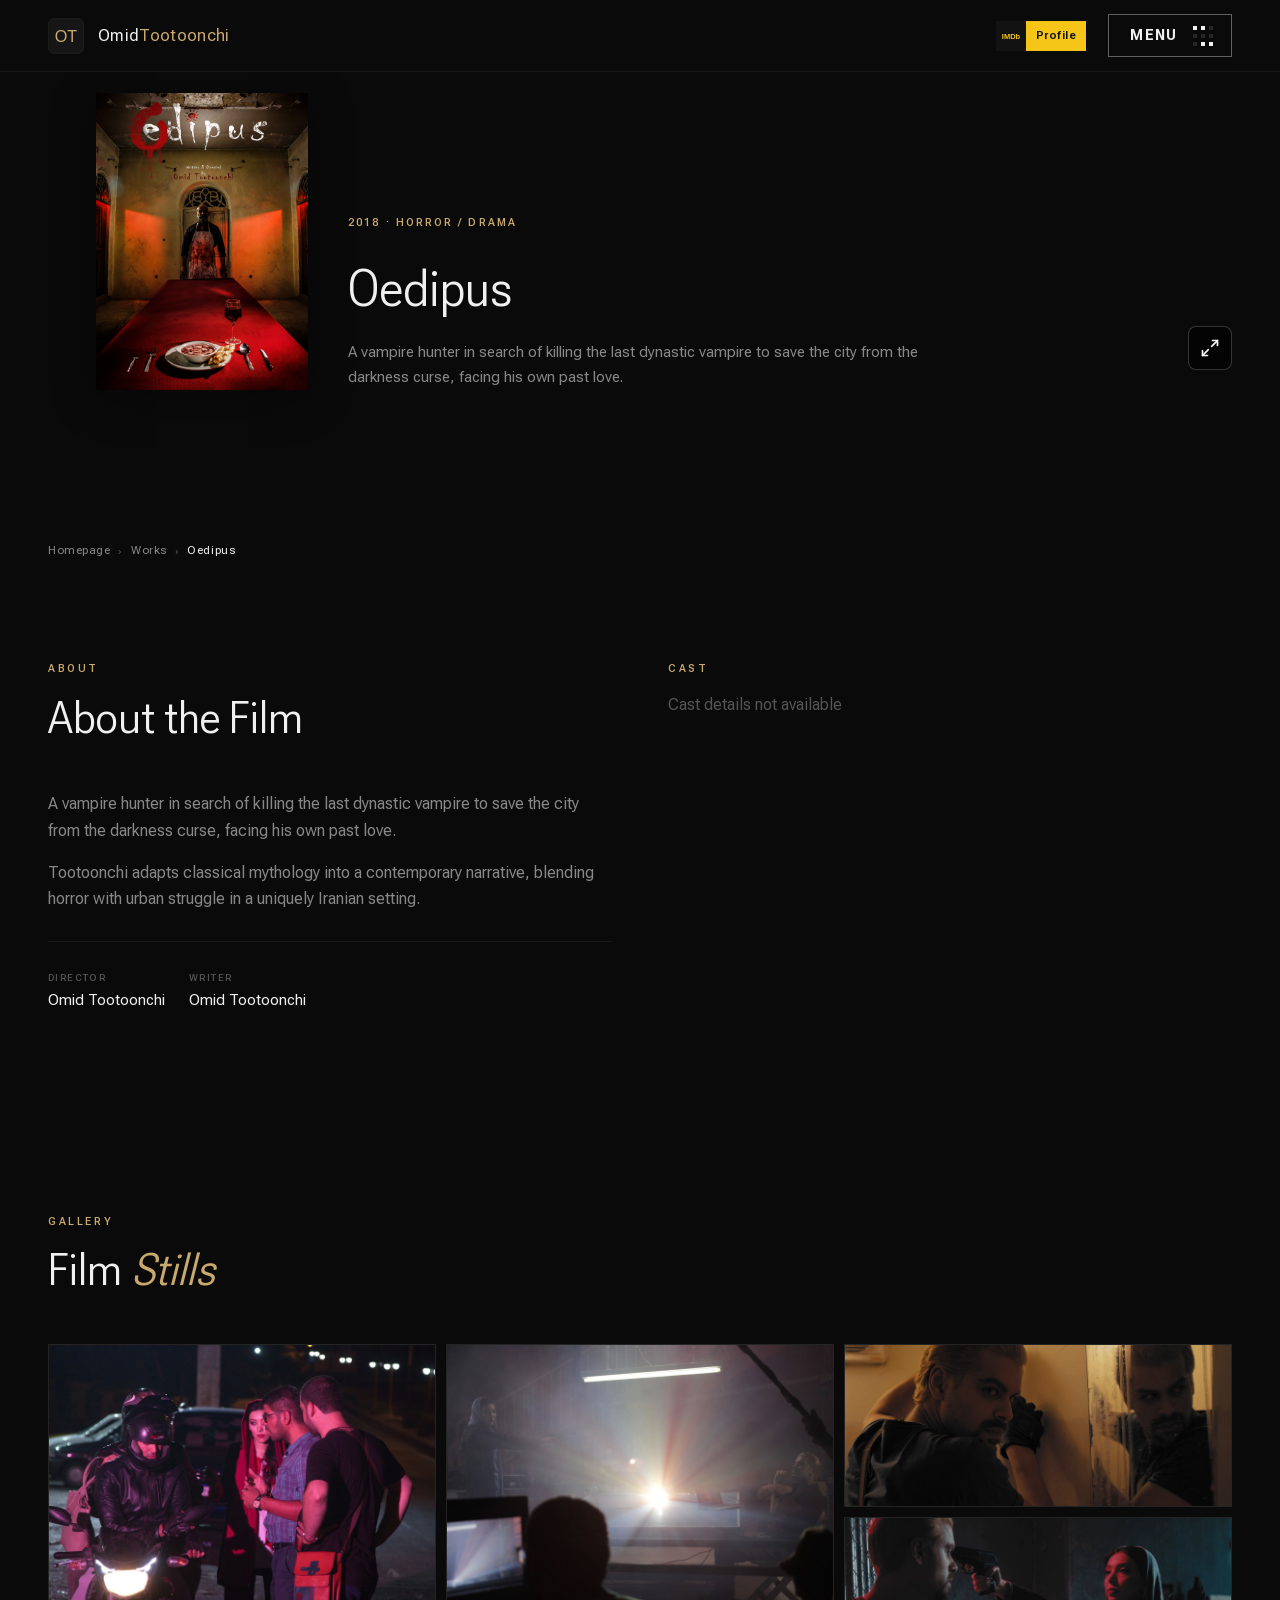
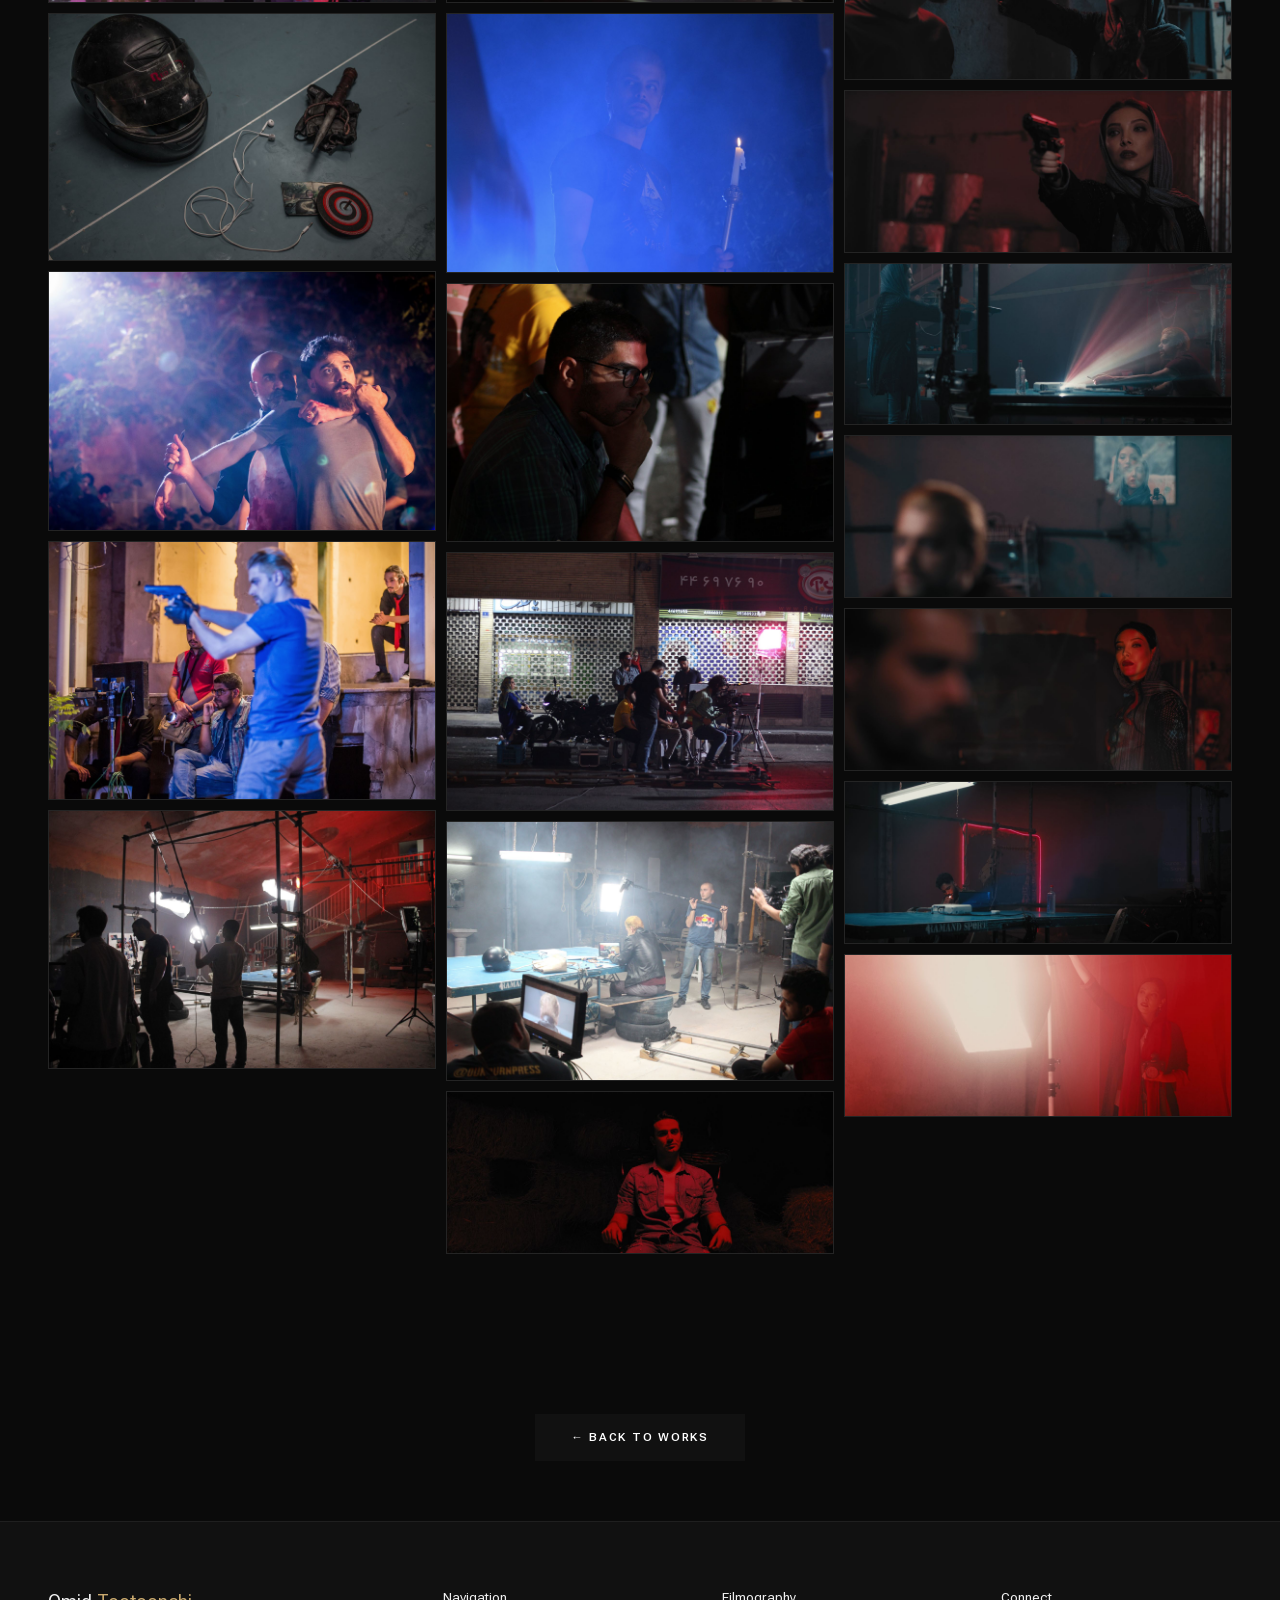
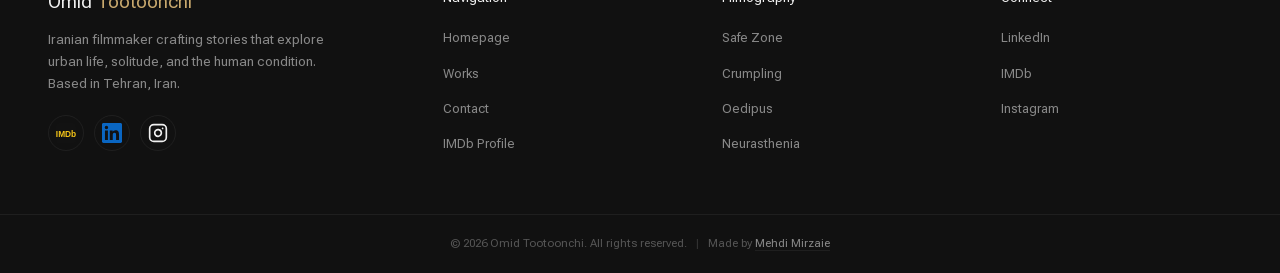
<file: film-oedipus.html>
<!DOCTYPE html>
<html lang="en" data-theme="dark">
<head>
  <meta charset="UTF-8">
  <meta name="viewport" content="width=device-width, initial-scale=1.0">
  <meta name="description" content="Oedipus (2018) is a short film by Omid Tootoonchi blending mythology with horror in a contemporary Iranian setting.">
  <meta name="keywords" content="Oedipus film, Omid Tootoonchi, Iranian horror, mythology, short film">
  <meta name="robots" content="index, follow">
  <meta name="google-site-verification" content="UOiUB8v9o5AiXM7ERvW8zTHX3FpzWAyxCbZJldJ4rzc">
  <title>Oedipus | Omid Tootoonchi</title>
  <link rel="stylesheet" href="style.css">
  <link rel="icon" href="assets/icons/favicon-dark.svg" type="image/svg+xml">
  <link rel="canonical" href="https://omidtootoonchi.ir/film-oedipus.html">
<!-- Yandex.Metrika counter --><script type="text/javascript">
    (function(m,e,t,r,i,k,a){
        m[i]=m[i]||function(){(m[i].a=m[i].a||[]).push(arguments)};
        m[i].l=1*new Date();
        for (var j = 0; j < document.scripts.length; j++) {if (document.scripts[j].src === r) { return; }}
        k=e.createElement(t),a=e.getElementsByTagName(t)[0],k.async=1,k.src=r,a.parentNode.insertBefore(k,a)
    })(window, document,'script','https://mc.yandex.ru/metrika/tag.js?id=113087821', 'ym');

    ym(113087821, 'init', {ssr:true, webvisor:true, clickmap:true, ecommerce:"dataLayer", referrer: document.referrer, url: location.href, accurateTrackBounce:true, trackLinks:true});
</script>
<noscript><div><img src="https://mc.yandex.ru/watch/113087821" style="position:absolute; left:-9999px;" alt="" /></div></noscript>
<!-- /Yandex.Metrika counter -->
<script type="application/ld+json">
{
  "@context": "https://schema.org",
  "@graph": [
    {
      "@type": "Movie",
      "@id": "https://omidtootoonchi.ir/film-oedipus.html#movie",
      "name": "Oedipus",
      "url": "https://omidtootoonchi.ir/film-oedipus.html",
      "image": "https://omidtootoonchi.ir/assets/images/posters/Oedipus-poster.jpg",
      "description": "Oedipus (2018) is a short film by Omid Tootoonchi blending mythology with horror in a contemporary Iranian setting. A vampire hunter in search of killing the last dynastic vampire to save the city from the darkness curse, facing his own past love.",
      "datePublished": "2018",
      "genre": ["Horror", "Drama"],
      "inLanguage": "fa",
      "countryOfOrigin": { "@type": "Country", "name": "Iran" },
      "director": {
        "@type": "Person",
        "name": "Omid Tootoonchi",
        "url": "https://omidtootoonchi.ir/",
        "sameAs": "https://www.imdb.com/name/nm6811720/"
      },
      "author": { "@type": "Person", "name": "Omid Tootoonchi" },
      "creator": { "@id": "https://omidtootoonchi.ir/#person" }
    },
    {
      "@type": "BreadcrumbList",
      "itemListElement": [
        { "@type": "ListItem", "position": 1, "name": "Homepage", "item": "https://omidtootoonchi.ir/" },
        { "@type": "ListItem", "position": 2, "name": "Works", "item": "https://omidtootoonchi.ir/works.html" },
        { "@type": "ListItem", "position": 3, "name": "Oedipus", "item": "https://omidtootoonchi.ir/film-oedipus.html" }
      ]
    }
  ]
}
</script>
</head>
<body>
<div class="page-transition" id="pageTransition"></div>
<div class="mobile-overlay" id="mobileMenu">
    <div class="menu-panel">
      <div class="menu-grid menu-grid-main">
        <a href="index.html" class="menu-tile"><span class="menu-index">[01]</span><span class="menu-label">Homepage</span></a>
        <a href="works.html" class="menu-tile"><span class="menu-index">[02]</span><span class="menu-label">Works</span></a>
        <a href="contact.html" class="menu-tile"><span class="menu-index">[03]</span><span class="menu-label">Contact</span></a>
      </div>
      <div class="menu-grid menu-grid-films">
        <a href="film-safe-zone.html" class="menu-tile menu-tile-sm"><span class="menu-index">[04]</span><span class="menu-label">Safe Zone</span></a>
        <a href="film-crumpling.html" class="menu-tile menu-tile-sm"><span class="menu-index">[05]</span><span class="menu-label">Crumpling</span></a>
        <a href="film-oedipus.html" class="menu-tile menu-tile-sm"><span class="menu-index">[06]</span><span class="menu-label">Oedipus</span></a>
        <a href="film-neurasthenia.html" class="menu-tile menu-tile-sm"><span class="menu-index">[07]</span><span class="menu-label">Neurasthenia</span></a>
      </div>
      <div class="menu-socials">
        <a href="https://www.imdb.com/name/nm6811720/" target="_blank" rel="noopener" class="menu-social">IMDb</a>
        <a href="https://www.linkedin.com/in/omidtootoonchi" target="_blank" rel="noopener" class="menu-social">LinkedIn</a>
        <a href="https://www.instagram.com/omidtootoonchi_/" target="_blank" rel="noopener" class="menu-social">Instagram</a>
      </div>
    </div>
  </div>
<header id="header">
    <div class="header-left">
      <a href="index.html"><svg class="header-ot-logo" viewBox="0 0 40 40" fill="none" xmlns="http://www.w3.org/2000/svg">
      <rect width="40" height="40" rx="8" style="fill:var(--bg-card);stroke:var(--border)" stroke-width="1"/>
      <text x="20" y="27" text-anchor="middle" font-family="'Plus Jakarta Sans',Arial,sans-serif" font-size="18" font-weight="400" style="fill:var(--accent)">OT</text>
    </svg></a>
      <a href="index.html" class="header-logo">Omid <span>Tootoonchi</span></a>
    </div>
    <ul class="header-center">
      <li><a href="index.html">Homepage</a></li>
      <li><a href="works.html" class="active">Works</a>
        <div class="nav-dropdown">
          <a href="film-safe-zone.html">Safe Zone</a>
          <a href="film-crumpling.html">Crumpling</a>
          <a href="film-oedipus.html">Oedipus</a>
          <a href="film-neurasthenia.html">Neurasthenia</a>
          <div class="nav-divider"></div>
          <a href="works.html" class="nav-view-all">View All &rarr;</a>
        </div>
      </li>
      <li><a href="contact.html">Contact</a></li>
    </ul>
    <div class="header-right">
      <a href="https://www.imdb.com/name/nm6811720/" target="_blank" rel="noopener" class="imdb-badge-link">
        <span class="imdb-badge-favicon"><svg viewBox="0 0 24 24" fill="none"><rect width="24" height="24" rx="4" fill="#121212"/><text x="12" y="16.5" text-anchor="middle" fill="#f5c518" font-family="Arial,sans-serif" font-size="10" font-weight="900">IMDb</text></svg></span>
        <span class="imdb-badge-text">Profile</span>
      </a>
      <button class="menu-btn" id="menuBtn" aria-label="Menu"><span class="menu-btn-roll"><span>Menu</span><span>Close</span></span><span class="menu-btn-icon" aria-hidden="true"><i></i><i></i><i></i><i></i><i></i><i></i><i></i><i></i><i></i></span></button>
    </div>
  </header>
<section class="film-hero" style="min-height:50vh;">
    <video class="film-hero-bg" autoplay muted loop playsinline>
      <source src="assets/videos/banners/banner-oedipus.mp4" type="video/mp4">
      <img class="film-hero-bg" src="assets/images/backdrops/neurasthenia-backdrop.jpg" alt="Oedipus film backdrop">
    </video>
    <div class="film-hero-overlay"></div>
    <button class="video-expand" onclick="openLightbox('assets/videos/banners/banner-oedipus.mp4','video')" aria-label="Expand video"><svg viewBox="0 0 24 24" fill="none" stroke="currentColor" stroke-width="2" stroke-linecap="round" stroke-linejoin="round"><polyline points="15 3 21 3 21 9"/><polyline points="9 21 3 21 3 15"/><line x1="21" y1="3" x2="14" y2="10"/><line x1="3" y1="21" x2="10" y2="14"/></svg></button>
    <div class="film-hero-content">
      <div class="film-hero-poster" onclick="openLightbox('assets/images/posters/Oedipus-poster.jpg','image',this)"><img src="assets/images/posters/Oedipus-poster.jpg" alt="Oedipus Poster"></div>
      <div class="film-hero-info">
        <p class="film-tag">2018 · Horror / Drama</p>
        <h1>Oedipus</h1>
        <p>A vampire hunter in search of killing the last dynastic vampire to save the city from the darkness curse, facing his own past love.</p>
      </div>
    </div>
  </section>
<nav class="breadcrumbs"><ol><li><a href="index.html">Homepage</a></li><li class="bc-sep">&#8250;</li><li><a href="works.html">Works</a></li><li class="bc-sep">&#8250;</li><li class="bc-current">Oedipus</li></ol></nav>
  <section>
    <div class="about-grid" style="gap:56px;">
      <div class="reveal">
        <p class="section-label">About</p>
        <h2>About the Film</h2>
        <p style="color:var(--text-secondary);margin-bottom:16px;">A vampire hunter in search of killing the last dynastic vampire to save the city from the darkness curse, facing his own past love.</p>
        <p style="color:var(--text-secondary);margin-bottom:16px;">Tootoonchi adapts classical mythology into a contemporary narrative, blending horror with urban struggle in a uniquely Iranian setting.</p>
        <div class="featured-meta" style="margin-top:28px;"><div class="meta-item"><span class="meta-label">Director</span><span class="meta-value">Omid Tootoonchi</span></div><div class="meta-item"><span class="meta-label">Writer</span><span class="meta-value">Omid Tootoonchi</span></div></div>
      </div>
      <div class="reveal reveal-d2">
        <p class="section-label">Cast</p>
        <div style="display:flex;flex-direction:column;"><p style='color:var(--text-muted);'>Cast details not available</p></div>
      </div>
    </div>
  </section>
  <section><div class="reveal"><p class="section-label">Gallery</p><h2>Film <em>Stills</em></h2></div><div class="gallery-masonry reveal"><div class="masonry-item" onclick="openLightbox('assets/images/gallery/oedipus/1.jpg','image',this)"><img src="assets/images/gallery/oedipus/1.jpg" alt="Oedipus film still 1" loading="lazy"></div><div class="masonry-item" onclick="openLightbox('assets/images/gallery/oedipus/Banner.jpg','image',this)"><img src="assets/images/gallery/oedipus/Banner.jpg" alt="Oedipus banner" loading="lazy"></div><div class="masonry-item" onclick="openLightbox('assets/images/gallery/oedipus/film.jpg','image',this)"><img src="assets/images/gallery/oedipus/film.jpg" alt="Oedipus film still" loading="lazy"></div><div class="masonry-item" onclick="openLightbox('assets/images/gallery/oedipus/BTS.jpg','image',this)"><img src="assets/images/gallery/oedipus/BTS.jpg" alt="Oedipus behind the scenes" loading="lazy"></div><div class="masonry-item" onclick="openLightbox('assets/images/gallery/oedipus/_MG_9874.jpg','image',this)"><img src="assets/images/gallery/oedipus/_MG_9874.jpg" alt="Oedipus still MG 9874" loading="lazy"></div><div class="masonry-item" onclick="openLightbox('assets/images/gallery/oedipus/_MG_9888.jpg','image',this)"><img src="assets/images/gallery/oedipus/_MG_9888.jpg" alt="Oedipus still MG 9888" loading="lazy"></div><div class="masonry-item" onclick="openLightbox('assets/images/gallery/oedipus/DSC_0196.jpg','image',this)"><img src="assets/images/gallery/oedipus/DSC_0196.jpg" alt="Oedipus still DSC" loading="lazy"></div><div class="masonry-item" onclick="openLightbox('assets/images/gallery/oedipus/IMG_9107.jpg','image',this)"><img src="assets/images/gallery/oedipus/IMG_9107.jpg" alt="Oedipus still 9107" loading="lazy"></div><div class="masonry-item" onclick="openLightbox('assets/images/gallery/oedipus/IMG_9125.jpg','image',this)"><img src="assets/images/gallery/oedipus/IMG_9125.jpg" alt="Oedipus still 9125" loading="lazy"></div><div class="masonry-item" onclick="openLightbox('assets/images/gallery/oedipus/IMG_9361.jpg','image',this)"><img src="assets/images/gallery/oedipus/IMG_9361.jpg" alt="Oedipus still 9361" loading="lazy"></div><div class="masonry-item" onclick="openLightbox('assets/images/gallery/oedipus/6.jpg','image',this)"><img src="assets/images/gallery/oedipus/6.jpg" alt="Oedipus still 6" loading="lazy"></div><div class="masonry-item" onclick="openLightbox('assets/images/gallery/oedipus/8.jpg','image',this)"><img src="assets/images/gallery/oedipus/8.jpg" alt="Oedipus still 8" loading="lazy"></div><div class="masonry-item" onclick="openLightbox('assets/images/gallery/oedipus/19.jpg','image',this)"><img src="assets/images/gallery/oedipus/19.jpg" alt="Oedipus still 19" loading="lazy"></div><div class="masonry-item" onclick="openLightbox('assets/images/gallery/oedipus/20.jpg','image',this)"><img src="assets/images/gallery/oedipus/20.jpg" alt="Oedipus still 20" loading="lazy"></div><div class="masonry-item" onclick="openLightbox('assets/images/gallery/oedipus/26.jpg','image',this)"><img src="assets/images/gallery/oedipus/26.jpg" alt="Oedipus still 26" loading="lazy"></div><div class="masonry-item" onclick="openLightbox('assets/images/gallery/oedipus/27.jpg','image',this)"><img src="assets/images/gallery/oedipus/27.jpg" alt="Oedipus still 27" loading="lazy"></div><div class="masonry-item" onclick="openLightbox('assets/images/gallery/oedipus/28.jpg','image',this)"><img src="assets/images/gallery/oedipus/28.jpg" alt="Oedipus still 28" loading="lazy"></div><div class="masonry-item" onclick="openLightbox('assets/images/gallery/oedipus/30.jpg','image',this)"><img src="assets/images/gallery/oedipus/30.jpg" alt="Oedipus still 30" loading="lazy"></div><div class="masonry-item" onclick="openLightbox('assets/images/gallery/oedipus/B15.jpg','image',this)"><img src="assets/images/gallery/oedipus/B15.jpg" alt="Oedipus still B15" loading="lazy"></div></div></section>
  <section style="text-align:center;padding:60px 48px;"><a href="works.html" class="submit-btn" style="display:inline-block;">&larr; Back to Works</a></section>
<footer class="site-footer">
    <div class="footer-top">
      <div class="footer-brand">
        <span class="footer-brand-name">Omid <span>Tootoonchi</span></span>
        <p>Iranian filmmaker crafting stories that explore urban life, solitude, and the human condition. Based in Tehran, Iran.</p>
        <div class="footer-social">
          <a href="https://www.imdb.com/name/nm6811720/" target="_blank" rel="noopener" title="IMDb"><svg viewBox="0 0 24 24" fill="none"><rect width="24" height="24" rx="4" fill="#121212"/><text x="12" y="16.5" text-anchor="middle" fill="#f5c518" font-family="Arial,sans-serif" font-size="10" font-weight="900">IMDb</text></svg></a>
          <a href="https://www.linkedin.com/in/omidtootoonchi" target="_blank" rel="noopener" title="LinkedIn"><svg viewBox="0 0 24 24" fill="#0A66C2"><path d="M20.447 20.452h-3.554v-5.569c0-1.328-.027-3.037-1.852-3.037-1.853 0-2.136 1.445-2.136 2.939v5.667H9.351V9h3.414v1.561h.046c.477-.9 1.637-1.85 3.37-1.85 3.601 0 4.267 2.37 4.267 5.455v6.286zM5.337 7.433a2.062 2.062 0 01-2.063-2.065 2.064 2.064 0 112.063 2.065zm1.782 13.019H3.555V9h3.564v11.452zM22.225 0H1.771C.792 0 0 .774 0 1.729v20.542C0 23.227.792 24 1.771 24h20.451C23.2 24 24 23.227 24 22.271V1.729C24 .774 23.2 0 22.222 0h.003z"/></svg></a>
          <a href="https://www.instagram.com/omidtootoonchi_/" target="_blank" rel="noopener" title="Instagram"><svg viewBox="0 0 24 24" fill="none" stroke="currentColor" stroke-width="2" stroke-linecap="round" stroke-linejoin="round"><rect x="2" y="2" width="20" height="20" rx="5" ry="5"/><path d="M16 11.37A4 4 0 1 1 12.63 8 4 4 0 0 1 16 11.37z"/><line x1="17.5" y1="6.5" x2="17.51" y2="6.5"/></svg></a>
        </div>
      </div>
      <div class="footer-col"><h4>Navigation</h4><ul><li><a href="index.html">Homepage</a></li><li><a href="works.html">Works</a></li><li><a href="contact.html">Contact</a></li><li><a href="https://www.imdb.com/name/nm6811720/" target="_blank">IMDb Profile</a></li></ul></div>
      <div class="footer-col"><h4>Filmography</h4><ul><li><a href="film-safe-zone.html">Safe Zone</a></li><li><a href="film-crumpling.html">Crumpling</a></li><li><a href="film-oedipus.html">Oedipus</a></li><li><a href="film-neurasthenia.html">Neurasthenia</a></li></ul></div>
      <div class="footer-col"><h4>Connect</h4><ul><li><a href="https://www.linkedin.com/in/omidtootoonchi" target="_blank">LinkedIn</a></li><li><a href="https://www.imdb.com/name/nm6811720/" target="_blank">IMDb</a></li><li><a href="https://www.instagram.com/omidtootoonchi_/" target="_blank">Instagram</a></li></ul></div>
    </div>
    <div class="footer-bottom"><p>&copy; 2026 Omid Tootoonchi. All rights reserved. <span style="margin:0 6px;opacity:0.5;">|</span> Made by <a href="https://mehdiandme.com" target="_blank" rel="noopener">Mehdi Mirzaie</a></p></div>
  </footer>
<div class="lightbox" id="lightbox"><button class="lightbox-close" aria-label="Close"><svg viewBox="0 0 24 24"><line x1="18" y1="6" x2="6" y2="18"/><line x1="6" y1="6" x2="18" y2="18"/></svg></button><button class="lightbox-prev" aria-label="Previous image"><svg viewBox="0 0 24 24" fill="none" stroke="currentColor" stroke-width="2" stroke-linecap="round" stroke-linejoin="round"><polyline points="15 18 9 12 15 6"/></svg></button><div class="lightbox-content"></div><button class="lightbox-next" aria-label="Next image"><svg viewBox="0 0 24 24" fill="none" stroke="currentColor" stroke-width="2" stroke-linecap="round" stroke-linejoin="round"><polyline points="9 18 15 12 9 6"/></svg></button><div class="lightbox-counter" id="lightboxCounter">1/1</div></div>
<script>
    document.documentElement.setAttribute('data-theme','dark');
    let lastScrollY = window.scrollY;
    window.addEventListener('scroll', () => {
      const y = window.scrollY;
      const header = document.getElementById('header');
      header.classList.toggle('scrolled', y > 30);
      if (y > lastScrollY && y > 100) header.classList.add('header-hidden');
      else header.classList.remove('header-hidden');
      lastScrollY = y;
    });
    const menuBtn = document.getElementById('menuBtn');
    const mobileMenu = document.getElementById('mobileMenu');
    const setMenu = open => { menuBtn.classList.toggle('active', open); mobileMenu.classList.toggle('active', open); document.body.style.overflow = open ? 'hidden' : ''; };
    menuBtn.addEventListener('click', () => setMenu(!mobileMenu.classList.contains('active')));
    mobileMenu.querySelectorAll('a').forEach(l => l.addEventListener('click', () => setMenu(false)));
    mobileMenu.addEventListener('click', e => { if (e.target === mobileMenu) setMenu(false); });
    document.addEventListener('keydown', e => { if (e.key === 'Escape') setMenu(false); });
    const obs = new IntersectionObserver(entries => { entries.forEach(e => { if (e.isIntersecting) e.target.classList.add('visible'); }); }, { threshold: 0.12, rootMargin: '0px 0px -40px 0px' });
    document.querySelectorAll('.reveal').forEach(el => obs.observe(el));
    /* Lightbox with gallery navigation + counter */
    let _lbGallery = [];
    let _lbIndex = 0;
    function _lbRender() {
      const lb = document.getElementById('lightbox');
      const content = lb.querySelector('.lightbox-content');
      const counter = document.getElementById('lightboxCounter');
      content.innerHTML = '';
      const item = _lbGallery[_lbIndex];
      if (!item) return;
      if (item.type === 'video') {
        const v = document.createElement('video');
        v.src = item.src; v.controls = true; v.autoplay = true;
        content.appendChild(v);
      } else {
        const img = document.createElement('img');
        img.src = item.src;
        img.alt = 'Gallery image ' + (_lbIndex + 1);
        content.appendChild(img);
      }
      if (_lbGallery.length > 1) {
        lb.classList.remove('single');
        counter.textContent = (_lbIndex + 1) + '/' + _lbGallery.length;
      } else {
        lb.classList.add('single');
      }
    }
    function openLightbox(src, type, el) {
      const lb = document.getElementById('lightbox');
      _lbGallery = [];
      _lbIndex = 0;
      const container = el && el.closest ? el.closest('.gallery-masonry, .stills-grid') : null;
      if (type === 'image' && container) {
        const items = Array.from(container.querySelectorAll('[onclick*="openLightbox"]'));
        items.forEach(node => {
          const m = node.getAttribute('onclick').match(/openLightbox\('([^']+)'\s*,\s*'([^']+)'/);
          if (m && m[2] === 'image') _lbGallery.push({ src: m[1], type: m[2] });
        });
        const idx = _lbGallery.findIndex(g => g.src === src);
        _lbIndex = idx >= 0 ? idx : 0;
        if (!_lbGallery.length) _lbGallery = [{ src, type }];
      } else {
        _lbGallery = [{ src, type }];
      }
      _lbRender();
      lb.classList.add('active');
      document.body.style.overflow = 'hidden';
    }
    function navLightbox(dir) {
      if (!_lbGallery.length) return;
      _lbIndex = (_lbIndex + dir + _lbGallery.length) % _lbGallery.length;
      _lbRender();
    }
    function closeLightbox() {
      const lb = document.getElementById('lightbox');
      lb.classList.remove('active');
      lb.querySelector('.lightbox-content').innerHTML = '';
      _lbGallery = [];
      _lbIndex = 0;
      document.body.style.overflow = '';
    }
    document.getElementById('lightbox').addEventListener('click', e => { if (e.target === e.currentTarget || e.target.classList.contains('lightbox-content')) closeLightbox(); });
    document.querySelector('.lightbox-close').addEventListener('click', e => { e.stopPropagation(); closeLightbox(); });
    document.querySelector('.lightbox-prev').addEventListener('click', e => { e.stopPropagation(); navLightbox(-1); });
    document.querySelector('.lightbox-next').addEventListener('click', e => { e.stopPropagation(); navLightbox(1); });
    document.addEventListener('keydown', e => {
      const lb = document.getElementById('lightbox');
      if (!lb || !lb.classList.contains('active')) return;
      if (e.key === 'Escape') closeLightbox();
      else if (e.key === 'ArrowLeft') navLightbox(-1);
      else if (e.key === 'ArrowRight') navLightbox(1);
    });
    /* Page Transition */
    const pt = document.getElementById('pageTransition');
    setTimeout(() => { pt.classList.add('active'); }, 50);
    document.querySelectorAll('a[href]').forEach(link => {
      const href = link.getAttribute('href');
      if (!href || href.startsWith('#') || href.startsWith('mailto:') || href.startsWith('http') || href === location.pathname.split('/').pop()) return;
      link.addEventListener('click', e => { e.preventDefault(); pt.classList.remove('active'); setTimeout(() => { location.href = href; }, 400); });
    });
  </script>
</body>
</html>
</file>
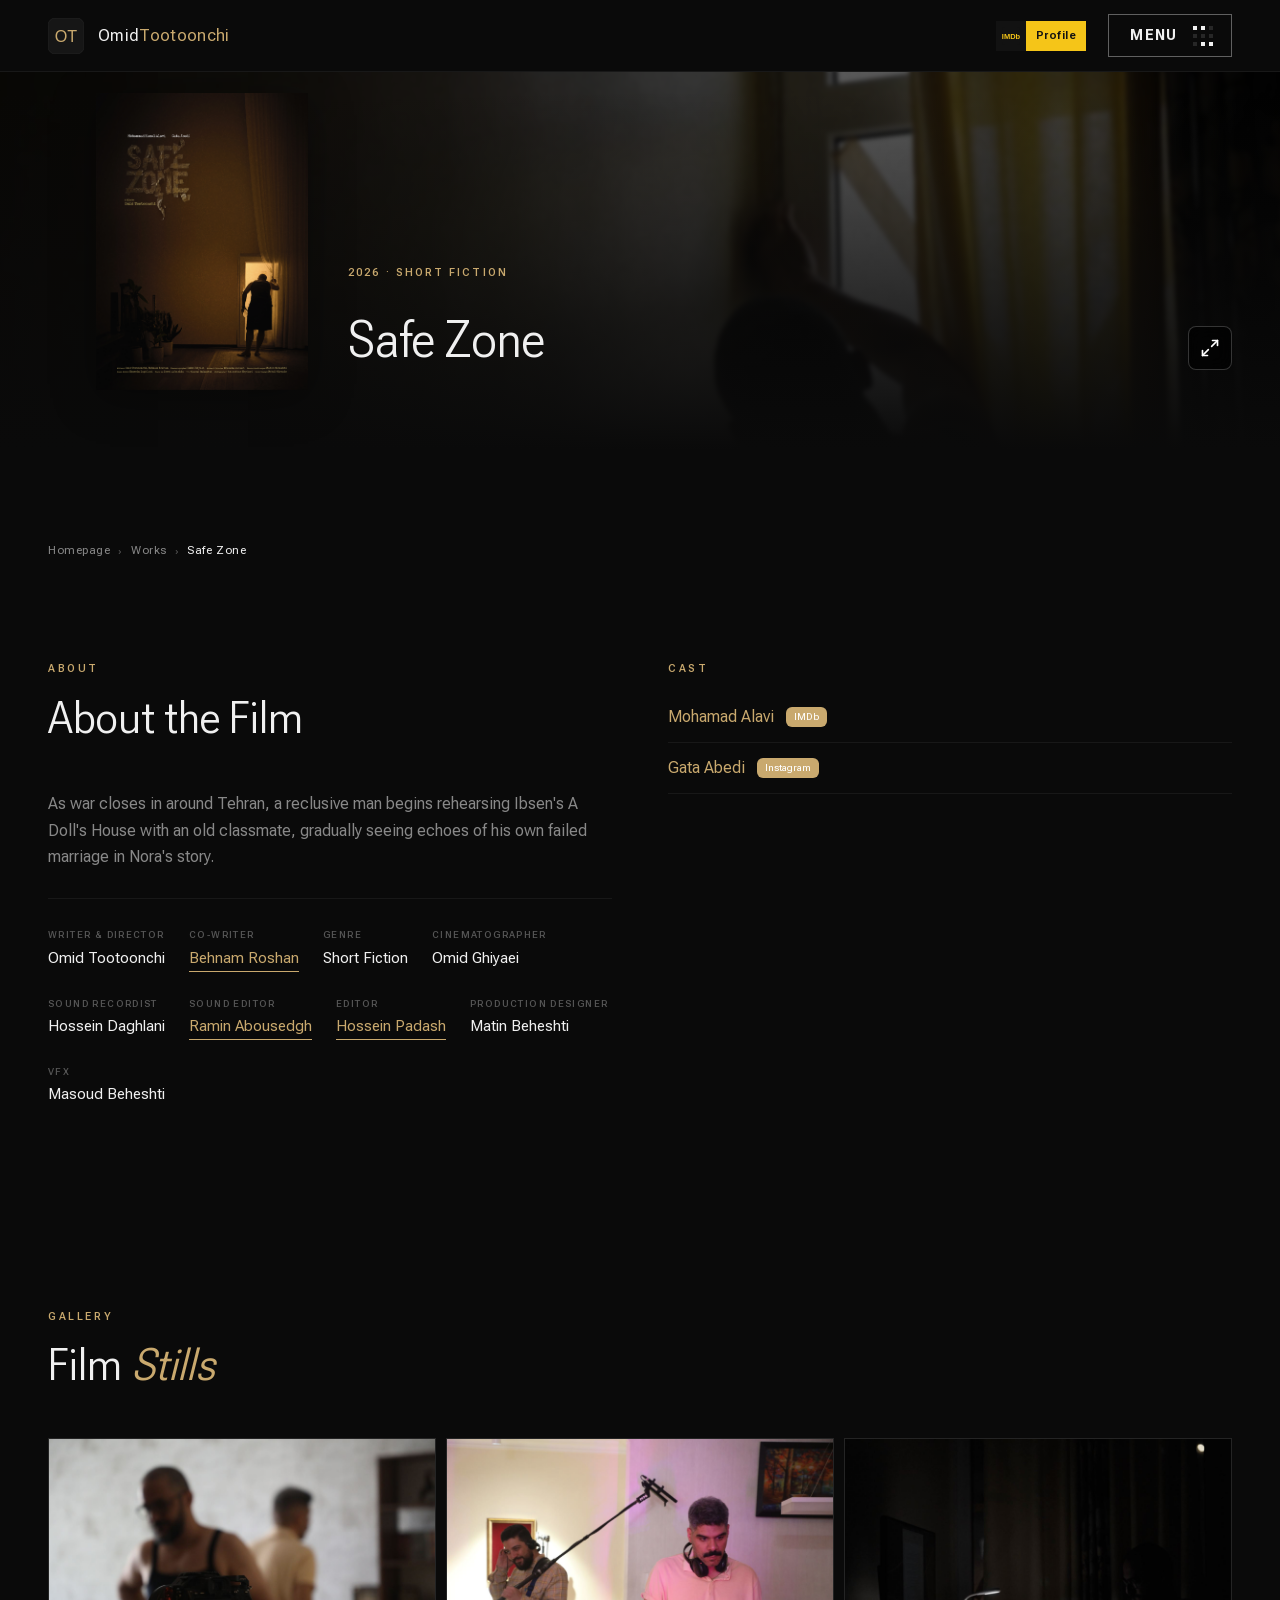
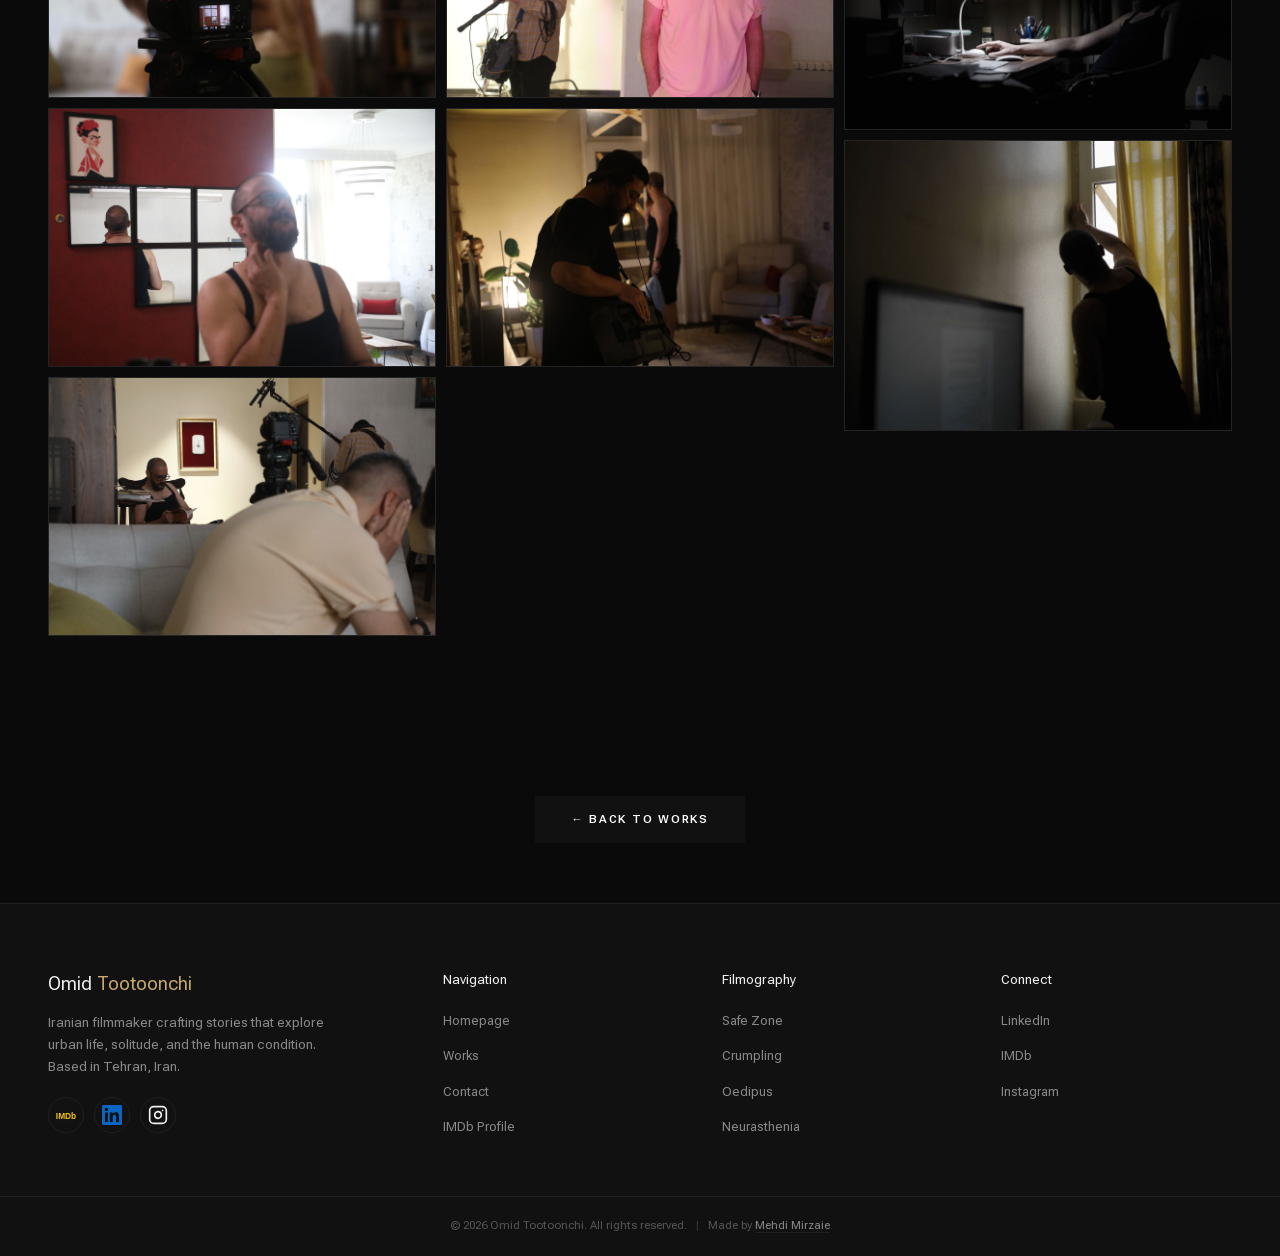
<file: film-safe-zone.html>
<!DOCTYPE html>
<html lang="en" data-theme="dark">
<head>
  <meta charset="UTF-8">
  <meta name="viewport" content="width=device-width, initial-scale=1.0">
  <meta name="description" content="Safe Zone (2026) is a short film by Iranian director Omid Tootoonchi, marking his return to directing with a mature, formalist vision.">
  <meta name="keywords" content="Safe Zone film, Omid Tootoonchi, Iranian short film, 2026, festival campaign">
  <meta name="robots" content="index, follow">
  <meta name="google-site-verification" content="UOiUB8v9o5AiXM7ERvW8zTHX3FpzWAyxCbZJldJ4rzc">
  <title>Safe Zone | Omid Tootoonchi</title>
  <link rel="stylesheet" href="style.css">
  <link rel="icon" href="assets/icons/favicon-dark.svg" type="image/svg+xml">
  <link rel="canonical" href="https://omidtootoonchi.ir/film-safe-zone.html">
<!-- Yandex.Metrika counter --><script type="text/javascript">
    (function(m,e,t,r,i,k,a){
        m[i]=m[i]||function(){(m[i].a=m[i].a||[]).push(arguments)};
        m[i].l=1*new Date();
        for (var j = 0; j < document.scripts.length; j++) {if (document.scripts[j].src === r) { return; }}
        k=e.createElement(t),a=e.getElementsByTagName(t)[0],k.async=1,k.src=r,a.parentNode.insertBefore(k,a)
    })(window, document,'script','https://mc.yandex.ru/metrika/tag.js?id=113087821', 'ym');

    ym(113087821, 'init', {ssr:true, webvisor:true, clickmap:true, ecommerce:"dataLayer", referrer: document.referrer, url: location.href, accurateTrackBounce:true, trackLinks:true});
</script>
<noscript><div><img src="https://mc.yandex.ru/watch/113087821" style="position:absolute; left:-9999px;" alt="" /></div></noscript>
<!-- /Yandex.Metrika counter -->
<script type="application/ld+json">
{
  "@context": "https://schema.org",
  "@graph": [
    {
      "@type": "Movie",
      "@id": "https://omidtootoonchi.ir/film-safe-zone.html#movie",
      "name": "Safe Zone",
      "url": "https://omidtootoonchi.ir/film-safe-zone.html",
      "image": "https://omidtootoonchi.ir/assets/images/posters/Safe-Zone-Poster.jpg",
      "description": "Safe Zone (2026) is a short film by Iranian director Omid Tootoonchi, marking his return to directing with a mature, formalist vision. As war closes in around Tehran, a reclusive man begins rehearsing Ibsen's A Doll's House with an old classmate, gradually seeing echoes of his own failed marriage in Nora's story.",
      "datePublished": "2026",
      "genre": ["Short Fiction", "Drama"],
      "inLanguage": "fa",
      "countryOfOrigin": { "@type": "Country", "name": "Iran" },
      "director": {
        "@type": "Person",
        "name": "Omid Tootoonchi",
        "url": "https://omidtootoonchi.ir/",
        "sameAs": "https://www.imdb.com/name/nm6811720/"
      },
      "author": [
        { "@type": "Person", "name": "Omid Tootoonchi" },
        { "@type": "Person", "name": "Behnam Roshan", "sameAs": "https://www.imdb.com/name/nm17667726/" }
      ],
      "editor": { "@type": "Person", "name": "Hossein Padash", "sameAs": "https://www.imdb.com/name/nm15302199/" },
      "actor": [
        { "@type": "Person", "name": "Mohamad Alavi", "sameAs": "https://www.imdb.com/name/nm8645065/" },
        { "@type": "Person", "name": "Gata Abedi", "sameAs": "https://www.instagram.com/gata_abedi/" }
      ],
      "creator": { "@id": "https://omidtootoonchi.ir/#person" }
    },
    {
      "@type": "BreadcrumbList",
      "itemListElement": [
        { "@type": "ListItem", "position": 1, "name": "Homepage", "item": "https://omidtootoonchi.ir/" },
        { "@type": "ListItem", "position": 2, "name": "Works", "item": "https://omidtootoonchi.ir/works.html" },
        { "@type": "ListItem", "position": 3, "name": "Safe Zone", "item": "https://omidtootoonchi.ir/film-safe-zone.html" }
      ]
    }
  ]
}
</script>
</head>
<body>
<div class="page-transition" id="pageTransition"></div>
<div class="mobile-overlay" id="mobileMenu">
    <div class="menu-panel">
      <div class="menu-grid menu-grid-main">
        <a href="index.html" class="menu-tile"><span class="menu-index">[01]</span><span class="menu-label">Homepage</span></a>
        <a href="works.html" class="menu-tile"><span class="menu-index">[02]</span><span class="menu-label">Works</span></a>
        <a href="contact.html" class="menu-tile"><span class="menu-index">[03]</span><span class="menu-label">Contact</span></a>
      </div>
      <div class="menu-grid menu-grid-films">
        <a href="film-safe-zone.html" class="menu-tile menu-tile-sm"><span class="menu-index">[04]</span><span class="menu-label">Safe Zone</span></a>
        <a href="film-crumpling.html" class="menu-tile menu-tile-sm"><span class="menu-index">[05]</span><span class="menu-label">Crumpling</span></a>
        <a href="film-oedipus.html" class="menu-tile menu-tile-sm"><span class="menu-index">[06]</span><span class="menu-label">Oedipus</span></a>
        <a href="film-neurasthenia.html" class="menu-tile menu-tile-sm"><span class="menu-index">[07]</span><span class="menu-label">Neurasthenia</span></a>
      </div>
      <div class="menu-socials">
        <a href="https://www.imdb.com/name/nm6811720/" target="_blank" rel="noopener" class="menu-social">IMDb</a>
        <a href="https://www.linkedin.com/in/omidtootoonchi" target="_blank" rel="noopener" class="menu-social">LinkedIn</a>
        <a href="https://www.instagram.com/omidtootoonchi_/" target="_blank" rel="noopener" class="menu-social">Instagram</a>
      </div>
    </div>
  </div>
<header id="header">
    <div class="header-left">
      <a href="index.html"><svg class="header-ot-logo" viewBox="0 0 40 40" fill="none" xmlns="http://www.w3.org/2000/svg">
      <rect width="40" height="40" rx="8" style="fill:var(--bg-card);stroke:var(--border)" stroke-width="1"/>
      <text x="20" y="27" text-anchor="middle" font-family="'Plus Jakarta Sans',Arial,sans-serif" font-size="18" font-weight="400" style="fill:var(--accent)">OT</text>
    </svg></a>
      <a href="index.html" class="header-logo">Omid <span>Tootoonchi</span></a>
    </div>
    <ul class="header-center">
      <li><a href="index.html">Homepage</a></li>
      <li><a href="works.html" class="active">Works</a>
        <div class="nav-dropdown">
          <a href="film-safe-zone.html">Safe Zone</a>
          <a href="film-crumpling.html">Crumpling</a>
          <a href="film-oedipus.html">Oedipus</a>
          <a href="film-neurasthenia.html">Neurasthenia</a>
          <div class="nav-divider"></div>
          <a href="works.html" class="nav-view-all">View All &rarr;</a>
        </div>
      </li>
      <li><a href="contact.html">Contact</a></li>
    </ul>
    <div class="header-right">
      <a href="https://www.imdb.com/name/nm6811720/" target="_blank" rel="noopener" class="imdb-badge-link">
        <span class="imdb-badge-favicon"><svg viewBox="0 0 24 24" fill="none"><rect width="24" height="24" rx="4" fill="#121212"/><text x="12" y="16.5" text-anchor="middle" fill="#f5c518" font-family="Arial,sans-serif" font-size="10" font-weight="900">IMDb</text></svg></span>
        <span class="imdb-badge-text">Profile</span>
      </a>
      <button class="menu-btn" id="menuBtn" aria-label="Menu"><span class="menu-btn-roll"><span>Menu</span><span>Close</span></span><span class="menu-btn-icon" aria-hidden="true"><i></i><i></i><i></i><i></i><i></i><i></i><i></i><i></i><i></i></span></button>
    </div>
  </header>
<section class="film-hero" style="min-height:50vh;">
    <img class="film-hero-bg" src="assets/images/gallery/safe-zone/still-2.jpg" alt="Safe Zone film backdrop" style="object-position:top center;">
    <div class="film-hero-overlay"></div>
    <button class="video-expand" onclick="openLightbox('assets/images/gallery/safe-zone/still-2.jpg','image',this)" aria-label="Expand image"><svg viewBox="0 0 24 24" fill="none" stroke="currentColor" stroke-width="2" stroke-linecap="round" stroke-linejoin="round"><polyline points="15 3 21 3 21 9"/><polyline points="9 21 3 21 3 15"/><line x1="21" y1="3" x2="14" y2="10"/><line x1="3" y1="21" x2="10" y2="14"/></svg></button>
    <div class="film-hero-content">
      <div class="film-hero-poster poster-lg" onclick="openLightbox('assets/images/posters/Safe-Zone-Poster.jpg','image',this)"><img src="assets/images/posters/Safe-Zone-Poster.jpg" alt="Safe Zone Poster"></div>
      <div class="film-hero-info">
        <p class="film-tag">2026 · Short Fiction</p>
        <h1>Safe Zone</h1>
      </div>
    </div>
  </section>
<nav class="breadcrumbs"><ol><li><a href="index.html">Homepage</a></li><li class="bc-sep">&#8250;</li><li><a href="works.html">Works</a></li><li class="bc-sep">&#8250;</li><li class="bc-current">Safe Zone</li></ol></nav>
  <section>
    <div class="about-grid" style="gap:56px;">
      <div class="reveal">
        <p class="section-label">About</p>
        <h2>About the Film</h2>
        <p style="color:var(--text-secondary);margin-bottom:16px;">As war closes in around Tehran, a reclusive man begins rehearsing Ibsen's A Doll's House with an old classmate, gradually seeing echoes of his own failed marriage in Nora's story.</p>
        <div class="featured-meta" style="margin-top:28px;"><div class="meta-item"><span class="meta-label">Writer & Director</span><span class="meta-value">Omid Tootoonchi</span></div><div class="meta-item"><span class="meta-label">Co-writer</span><a class="meta-value" href="https://www.imdb.com/name/nm17667726/" target="_blank" style="color:var(--accent);border-bottom:1px solid var(--accent);">Behnam Roshan</a></div><div class="meta-item"><span class="meta-label">Genre</span><span class="meta-value">Short Fiction</span></div><div class="meta-item"><span class="meta-label">Cinematographer</span><span class="meta-value">Omid Ghiyaei</span></div><div class="meta-item"><span class="meta-label">Sound Recordist</span><span class="meta-value">Hossein Daghlani</span></div><div class="meta-item"><span class="meta-label">Sound Editor</span><a class="meta-value" href="https://www.imdb.com/name/nm5142338/" target="_blank" style="color:var(--accent);border-bottom:1px solid var(--accent);">Ramin Abousedgh</a></div><div class="meta-item"><span class="meta-label">Editor</span><a class="meta-value" href="https://www.imdb.com/name/nm15302199/" target="_blank" style="color:var(--accent);border-bottom:1px solid var(--accent);">Hossein Padash</a></div><div class="meta-item"><span class="meta-label">Production Designer</span><span class="meta-value">Matin Beheshti</span></div><div class="meta-item"><span class="meta-label">VFX</span><span class="meta-value">Masoud Beheshti</span></div></div>
      </div>
      <div class="reveal reveal-d2">
        <p class="section-label">Cast</p>
        <div style="display:flex;flex-direction:column;"><a href="https://www.imdb.com/name/nm8645065/" target="_blank" style="display:flex;align-items:center;gap:12px;padding:12px 0;border-bottom:1px solid var(--border);transition:padding-left 0.3s;" onmouseover="this.style.paddingLeft='8px'" onmouseout="this.style.paddingLeft='0'"><span style="font-family:var(--font-display);font-size:1rem;color:var(--accent);">Mohamad Alavi</span><span style="font-size:0.6rem;background:var(--accent);color:#fff;padding:2px 8px;border-radius:6px;">IMDb</span></a><a href="https://www.instagram.com/gata_abedi/" target="_blank" style="display:flex;align-items:center;gap:12px;padding:12px 0;border-bottom:1px solid var(--border);transition:padding-left 0.3s;" onmouseover="this.style.paddingLeft='8px'" onmouseout="this.style.paddingLeft='0'"><span style="font-family:var(--font-display);font-size:1rem;color:var(--accent);">Gata Abedi</span><span style="font-size:0.6rem;background:var(--accent);color:#fff;padding:2px 8px;border-radius:6px;">Instagram</span></a></div>
      </div>
    </div>
  </section>
  <section><div class="reveal"><p class="section-label">Gallery</p><h2>Film <em>Stills</em></h2></div><div class="gallery-masonry reveal"><div class="masonry-item" onclick="openLightbox('assets/images/gallery/safe-zone/AT7A5715.jpg','image',this)"><img src="assets/images/gallery/safe-zone/AT7A5715.jpg" alt="Safe Zone still AT7A5715" loading="lazy"></div><div class="masonry-item" onclick="openLightbox('assets/images/gallery/safe-zone/AT7A5732.jpg','image',this)"><img src="assets/images/gallery/safe-zone/AT7A5732.jpg" alt="Safe Zone still AT7A5732" loading="lazy"></div><div class="masonry-item" onclick="openLightbox('assets/images/gallery/safe-zone/AT7A5741.jpg','image',this)"><img src="assets/images/gallery/safe-zone/AT7A5741.jpg" alt="Safe Zone still AT7A5741" loading="lazy"></div><div class="masonry-item" onclick="openLightbox('assets/images/gallery/safe-zone/AT7A5800.jpg','image',this)"><img src="assets/images/gallery/safe-zone/AT7A5800.jpg" alt="Safe Zone still AT7A5800" loading="lazy"></div><div class="masonry-item" onclick="openLightbox('assets/images/gallery/safe-zone/AT7A5896.jpg','image',this)"><img src="assets/images/gallery/safe-zone/AT7A5896.jpg" alt="Safe Zone still AT7A5896" loading="lazy"></div><div class="masonry-item" onclick="openLightbox('assets/images/gallery/safe-zone/Mohammad.jpg','image',this)"><img src="assets/images/gallery/safe-zone/Mohammad.jpg" alt="Safe Zone still Mohammad" loading="lazy"></div><div class="masonry-item" onclick="openLightbox('assets/images/gallery/safe-zone/still-2.jpg','image',this)"><img src="assets/images/gallery/safe-zone/still-2.jpg" alt="Safe Zone still 2" loading="lazy"></div></div></section>
  <section style="text-align:center;padding:60px 48px;"><a href="works.html" class="submit-btn" style="display:inline-block;">&larr; Back to Works</a></section>
<footer class="site-footer">
    <div class="footer-top">
      <div class="footer-brand">
        <span class="footer-brand-name">Omid <span>Tootoonchi</span></span>
        <p>Iranian filmmaker crafting stories that explore urban life, solitude, and the human condition. Based in Tehran, Iran.</p>
        <div class="footer-social">
          <a href="https://www.imdb.com/name/nm6811720/" target="_blank" rel="noopener" title="IMDb"><svg viewBox="0 0 24 24" fill="none"><rect width="24" height="24" rx="4" fill="#121212"/><text x="12" y="16.5" text-anchor="middle" fill="#f5c518" font-family="Arial,sans-serif" font-size="10" font-weight="900">IMDb</text></svg></a>
          <a href="https://www.linkedin.com/in/omidtootoonchi" target="_blank" rel="noopener" title="LinkedIn"><svg viewBox="0 0 24 24" fill="#0A66C2"><path d="M20.447 20.452h-3.554v-5.569c0-1.328-.027-3.037-1.852-3.037-1.853 0-2.136 1.445-2.136 2.939v5.667H9.351V9h3.414v1.561h.046c.477-.9 1.637-1.85 3.37-1.85 3.601 0 4.267 2.37 4.267 5.455v6.286zM5.337 7.433a2.062 2.062 0 01-2.063-2.065 2.064 2.064 0 112.063 2.065zm1.782 13.019H3.555V9h3.564v11.452zM22.225 0H1.771C.792 0 0 .774 0 1.729v20.542C0 23.227.792 24 1.771 24h20.451C23.2 24 24 23.227 24 22.271V1.729C24 .774 23.2 0 22.222 0h.003z"/></svg></a>
          <a href="https://www.instagram.com/omidtootoonchi_/" target="_blank" rel="noopener" title="Instagram"><svg viewBox="0 0 24 24" fill="none" stroke="currentColor" stroke-width="2" stroke-linecap="round" stroke-linejoin="round"><rect x="2" y="2" width="20" height="20" rx="5" ry="5"/><path d="M16 11.37A4 4 0 1 1 12.63 8 4 4 0 0 1 16 11.37z"/><line x1="17.5" y1="6.5" x2="17.51" y2="6.5"/></svg></a>
        </div>
      </div>
      <div class="footer-col"><h4>Navigation</h4><ul><li><a href="index.html">Homepage</a></li><li><a href="works.html">Works</a></li><li><a href="contact.html">Contact</a></li><li><a href="https://www.imdb.com/name/nm6811720/" target="_blank">IMDb Profile</a></li></ul></div>
      <div class="footer-col"><h4>Filmography</h4><ul><li><a href="film-safe-zone.html">Safe Zone</a></li><li><a href="film-crumpling.html">Crumpling</a></li><li><a href="film-oedipus.html">Oedipus</a></li><li><a href="film-neurasthenia.html">Neurasthenia</a></li></ul></div>
      <div class="footer-col"><h4>Connect</h4><ul><li><a href="https://www.linkedin.com/in/omidtootoonchi" target="_blank">LinkedIn</a></li><li><a href="https://www.imdb.com/name/nm6811720/" target="_blank">IMDb</a></li><li><a href="https://www.instagram.com/omidtootoonchi_/" target="_blank">Instagram</a></li></ul></div>
    </div>
    <div class="footer-bottom"><p>&copy; 2026 Omid Tootoonchi. All rights reserved. <span style="margin:0 6px;opacity:0.5;">|</span> Made by <a href="https://mehdiandme.com" target="_blank" rel="noopener">Mehdi Mirzaie</a></p></div>
  </footer>
<div class="lightbox" id="lightbox"><button class="lightbox-close" aria-label="Close"><svg viewBox="0 0 24 24"><line x1="18" y1="6" x2="6" y2="18"/><line x1="6" y1="6" x2="18" y2="18"/></svg></button><button class="lightbox-prev" aria-label="Previous image"><svg viewBox="0 0 24 24" fill="none" stroke="currentColor" stroke-width="2" stroke-linecap="round" stroke-linejoin="round"><polyline points="15 18 9 12 15 6"/></svg></button><div class="lightbox-content"></div><button class="lightbox-next" aria-label="Next image"><svg viewBox="0 0 24 24" fill="none" stroke="currentColor" stroke-width="2" stroke-linecap="round" stroke-linejoin="round"><polyline points="9 18 15 12 9 6"/></svg></button><div class="lightbox-counter" id="lightboxCounter">1/1</div></div>
<script>
    document.documentElement.setAttribute('data-theme','dark');
    let lastScrollY = window.scrollY;
    window.addEventListener('scroll', () => {
      const y = window.scrollY;
      const header = document.getElementById('header');
      header.classList.toggle('scrolled', y > 30);
      if (y > lastScrollY && y > 100) header.classList.add('header-hidden');
      else header.classList.remove('header-hidden');
      lastScrollY = y;
    });
    const menuBtn = document.getElementById('menuBtn');
    const mobileMenu = document.getElementById('mobileMenu');
    const setMenu = open => { menuBtn.classList.toggle('active', open); mobileMenu.classList.toggle('active', open); document.body.style.overflow = open ? 'hidden' : ''; };
    menuBtn.addEventListener('click', () => setMenu(!mobileMenu.classList.contains('active')));
    mobileMenu.querySelectorAll('a').forEach(l => l.addEventListener('click', () => setMenu(false)));
    mobileMenu.addEventListener('click', e => { if (e.target === mobileMenu) setMenu(false); });
    document.addEventListener('keydown', e => { if (e.key === 'Escape') setMenu(false); });
    const obs = new IntersectionObserver(entries => { entries.forEach(e => { if (e.isIntersecting) e.target.classList.add('visible'); }); }, { threshold: 0.12, rootMargin: '0px 0px -40px 0px' });
    document.querySelectorAll('.reveal').forEach(el => obs.observe(el));
    /* Lightbox with gallery navigation + counter */
    let _lbGallery = [];
    let _lbIndex = 0;
    function _lbRender() {
      const lb = document.getElementById('lightbox');
      const content = lb.querySelector('.lightbox-content');
      const counter = document.getElementById('lightboxCounter');
      content.innerHTML = '';
      const item = _lbGallery[_lbIndex];
      if (!item) return;
      if (item.type === 'video') {
        const v = document.createElement('video');
        v.src = item.src; v.controls = true; v.autoplay = true;
        content.appendChild(v);
      } else {
        const img = document.createElement('img');
        img.src = item.src;
        img.alt = 'Gallery image ' + (_lbIndex + 1);
        content.appendChild(img);
      }
      if (_lbGallery.length > 1) {
        lb.classList.remove('single');
        counter.textContent = (_lbIndex + 1) + '/' + _lbGallery.length;
      } else {
        lb.classList.add('single');
      }
    }
    function openLightbox(src, type, el) {
      const lb = document.getElementById('lightbox');
      _lbGallery = [];
      _lbIndex = 0;
      const container = el && el.closest ? el.closest('.gallery-masonry, .stills-grid') : null;
      if (type === 'image' && container) {
        const items = Array.from(container.querySelectorAll('[onclick*="openLightbox"]'));
        items.forEach(node => {
          const m = node.getAttribute('onclick').match(/openLightbox\('([^']+)'\s*,\s*'([^']+)'/);
          if (m && m[2] === 'image') _lbGallery.push({ src: m[1], type: m[2] });
        });
        const idx = _lbGallery.findIndex(g => g.src === src);
        _lbIndex = idx >= 0 ? idx : 0;
        if (!_lbGallery.length) _lbGallery = [{ src, type }];
      } else {
        _lbGallery = [{ src, type }];
      }
      _lbRender();
      lb.classList.add('active');
      document.body.style.overflow = 'hidden';
    }
    function navLightbox(dir) {
      if (!_lbGallery.length) return;
      _lbIndex = (_lbIndex + dir + _lbGallery.length) % _lbGallery.length;
      _lbRender();
    }
    function closeLightbox() {
      const lb = document.getElementById('lightbox');
      lb.classList.remove('active');
      lb.querySelector('.lightbox-content').innerHTML = '';
      _lbGallery = [];
      _lbIndex = 0;
      document.body.style.overflow = '';
    }
    document.getElementById('lightbox').addEventListener('click', e => { if (e.target === e.currentTarget || e.target.classList.contains('lightbox-content')) closeLightbox(); });
    document.querySelector('.lightbox-close').addEventListener('click', e => { e.stopPropagation(); closeLightbox(); });
    document.querySelector('.lightbox-prev').addEventListener('click', e => { e.stopPropagation(); navLightbox(-1); });
    document.querySelector('.lightbox-next').addEventListener('click', e => { e.stopPropagation(); navLightbox(1); });
    document.addEventListener('keydown', e => {
      const lb = document.getElementById('lightbox');
      if (!lb || !lb.classList.contains('active')) return;
      if (e.key === 'Escape') closeLightbox();
      else if (e.key === 'ArrowLeft') navLightbox(-1);
      else if (e.key === 'ArrowRight') navLightbox(1);
    });
    /* Page Transition */
    const pt = document.getElementById('pageTransition');
    setTimeout(() => { pt.classList.add('active'); }, 50);
    document.querySelectorAll('a[href]').forEach(link => {
      const href = link.getAttribute('href');
      if (!href || href.startsWith('#') || href.startsWith('mailto:') || href.startsWith('http') || href === location.pathname.split('/').pop()) return;
      link.addEventListener('click', e => { e.preventDefault(); pt.classList.remove('active'); setTimeout(() => { location.href = href; }, 400); });
    });
  </script>
</body>
</html>
</file>
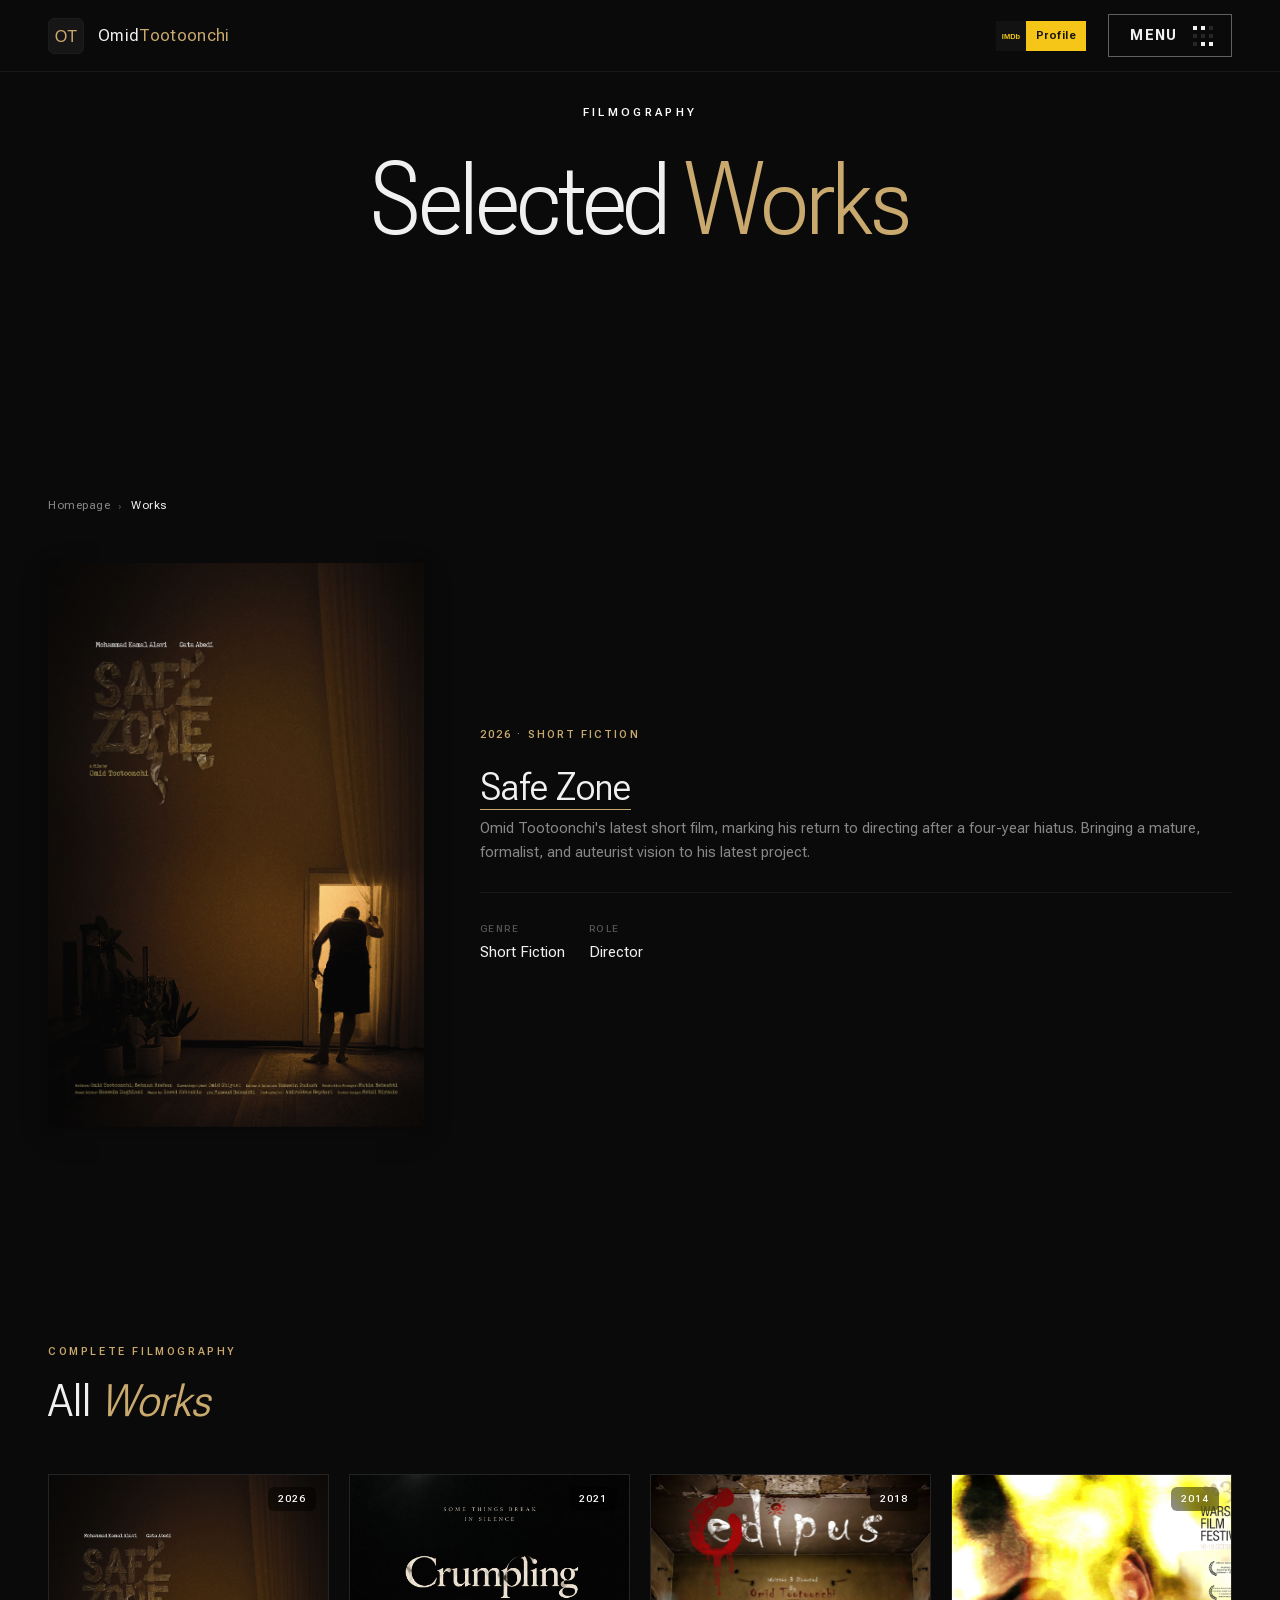
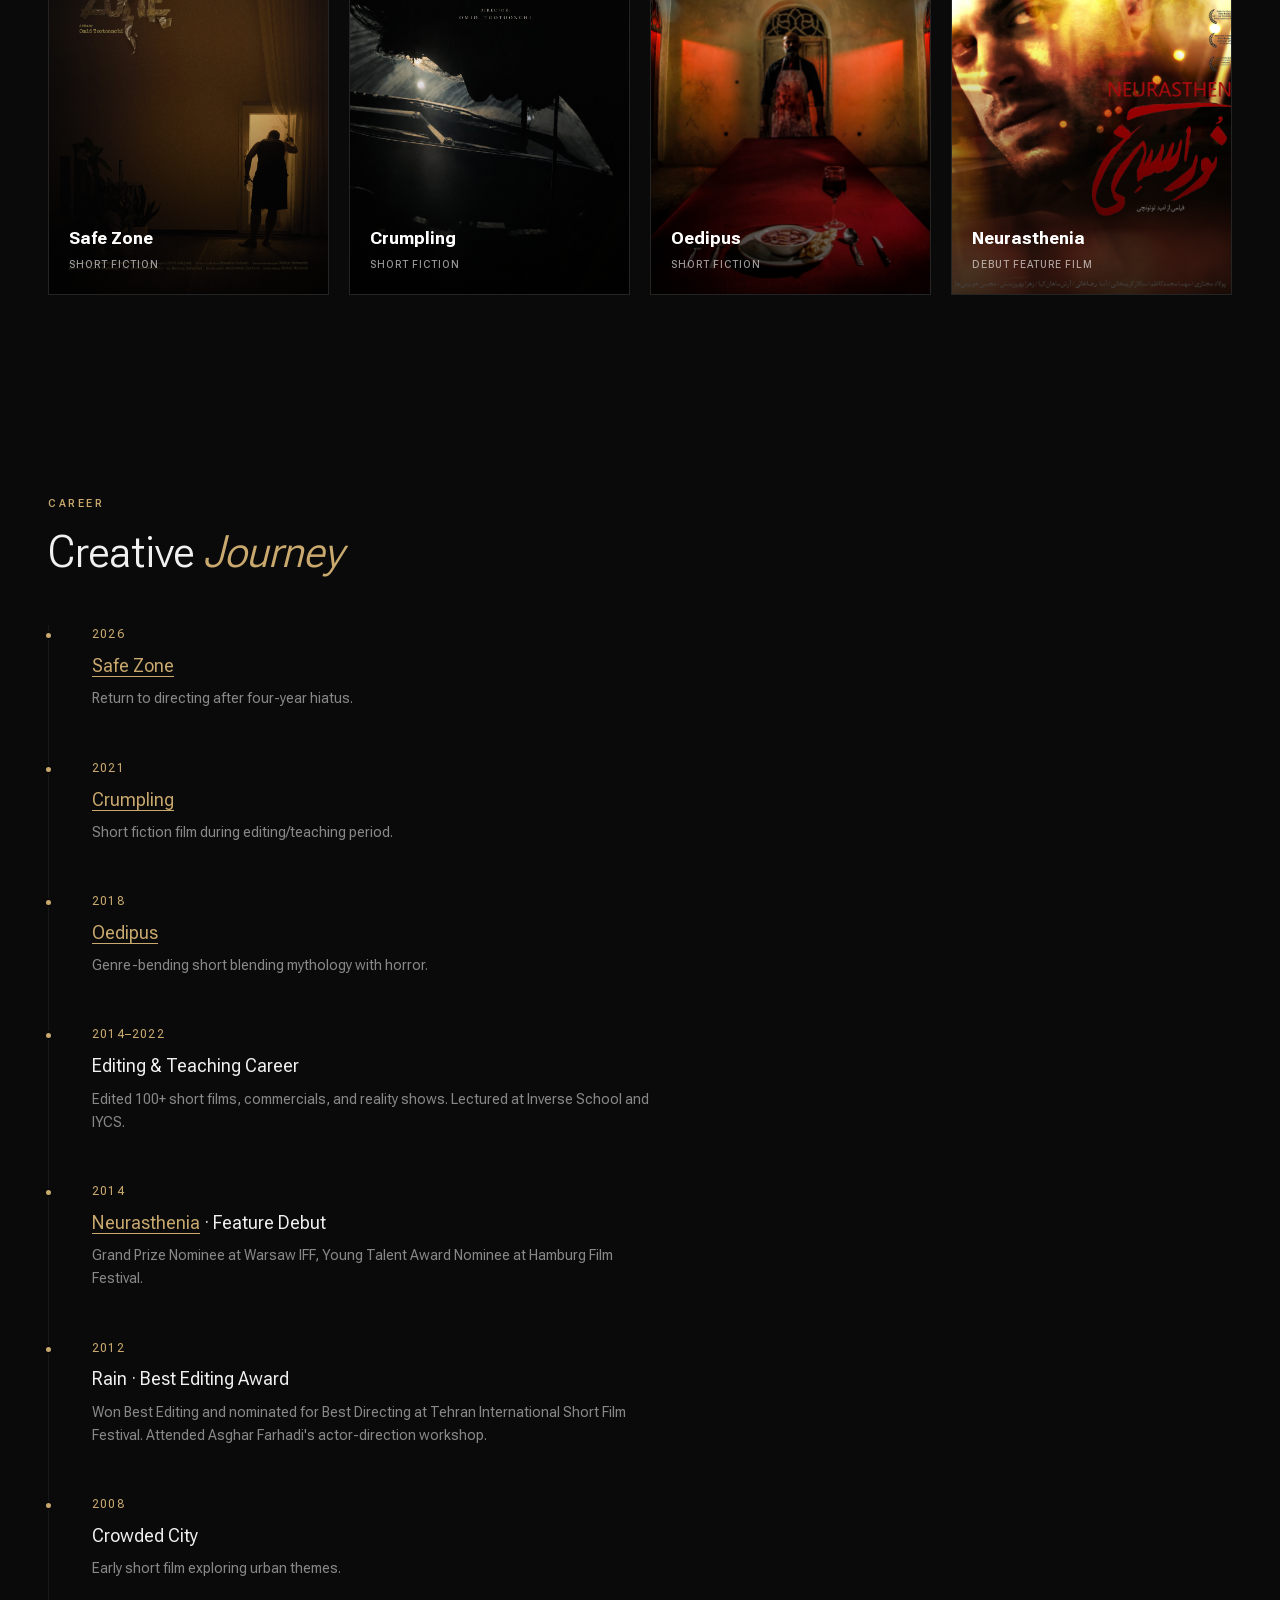
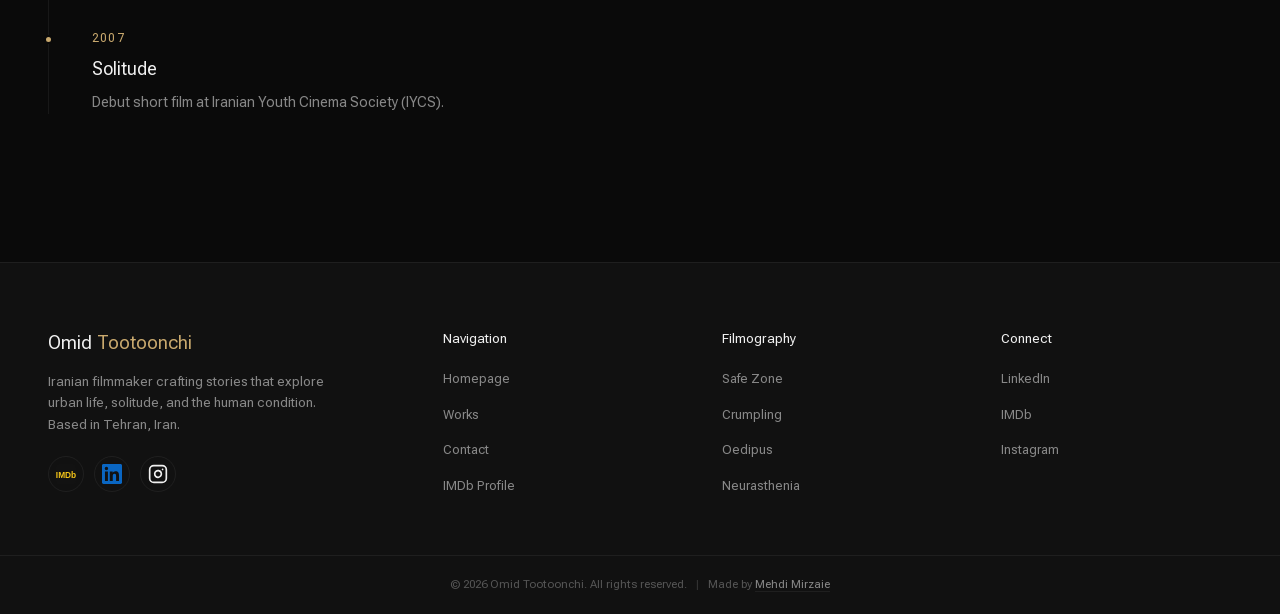
<file: works.html>
<!DOCTYPE html>
<html lang="en" data-theme="dark">
<head>
  <meta charset="UTF-8">
  <meta name="viewport" content="width=device-width, initial-scale=1.0">
  <meta name="description" content="Filmography of Omid Tootoonchi, Iranian director and editor. View selected works including Safe Zone, Neurasthenia, Oedipus, and Crumpling.">
  <meta name="keywords" content="Omid Tootoonchi filmography, Iranian films, Safe Zone, Neurasthenia, Oedipus, Crumpling">
  <meta name="robots" content="index, follow">
  <meta name="google-site-verification" content="UOiUB8v9o5AiXM7ERvW8zTHX3FpzWAyxCbZJldJ4rzc">
  <title>Works | Omid Tootoonchi</title>
  <link rel="stylesheet" href="style.css">
  <link rel="icon" href="assets/icons/favicon-dark.svg" type="image/svg+xml">
  <link rel="canonical" href="https://omidtootoonchi.ir/works.html">
<!-- Yandex.Metrika counter --><script type="text/javascript">
    (function(m,e,t,r,i,k,a){
        m[i]=m[i]||function(){(m[i].a=m[i].a||[]).push(arguments)};
        m[i].l=1*new Date();
        for (var j = 0; j < document.scripts.length; j++) {if (document.scripts[j].src === r) { return; }}
        k=e.createElement(t),a=e.getElementsByTagName(t)[0],k.async=1,k.src=r,a.parentNode.insertBefore(k,a)
    })(window, document,'script','https://mc.yandex.ru/metrika/tag.js?id=113087821', 'ym');

    ym(113087821, 'init', {ssr:true, webvisor:true, clickmap:true, ecommerce:"dataLayer", referrer: document.referrer, url: location.href, accurateTrackBounce:true, trackLinks:true});
</script>
<noscript><div><img src="https://mc.yandex.ru/watch/113087821" style="position:absolute; left:-9999px;" alt="" /></div></noscript>
<!-- /Yandex.Metrika counter -->
<script type="application/ld+json">
{
  "@context": "https://schema.org",
  "@graph": [
    {
      "@type": "CollectionPage",
      "@id": "https://omidtootoonchi.ir/works.html#webpage",
      "url": "https://omidtootoonchi.ir/works.html",
      "name": "Works | Omid Tootoonchi",
      "description": "Filmography of Omid Tootoonchi, Iranian director and editor. View selected works including Safe Zone, Neurasthenia, Oedipus, and Crumpling.",
      "inLanguage": "en",
      "isPartOf": { "@id": "https://omidtootoonchi.ir/#website" },
      "about": { "@id": "https://omidtootoonchi.ir/#person" },
      "mainEntity": {
        "@type": "ItemList",
        "name": "Filmography of Omid Tootoonchi",
        "itemListOrder": "https://schema.org/ItemListOrderDescending",
        "numberOfItems": 4,
        "itemListElement": [
          {
            "@type": "ListItem",
            "position": 1,
            "name": "Safe Zone",
            "url": "https://omidtootoonchi.ir/film-safe-zone.html"
          },
          {
            "@type": "ListItem",
            "position": 2,
            "name": "Crumpling",
            "url": "https://omidtootoonchi.ir/film-crumpling.html"
          },
          {
            "@type": "ListItem",
            "position": 3,
            "name": "Oedipus",
            "url": "https://omidtootoonchi.ir/film-oedipus.html"
          },
          {
            "@type": "ListItem",
            "position": 4,
            "name": "Neurasthenia",
            "url": "https://omidtootoonchi.ir/film-neurasthenia.html"
          }
        ]
      }
    },
    {
      "@type": "BreadcrumbList",
      "itemListElement": [
        {
          "@type": "ListItem",
          "position": 1,
          "name": "Homepage",
          "item": "https://omidtootoonchi.ir/"
        },
        {
          "@type": "ListItem",
          "position": 2,
          "name": "Works",
          "item": "https://omidtootoonchi.ir/works.html"
        }
      ]
    }
  ]
}
</script>
</head>
<body>
<div class="page-transition" id="pageTransition"></div>
<div class="mobile-overlay" id="mobileMenu">
    <div class="menu-panel">
      <div class="menu-grid menu-grid-main">
        <a href="index.html" class="menu-tile"><span class="menu-index">[01]</span><span class="menu-label">Homepage</span></a>
        <a href="works.html" class="menu-tile"><span class="menu-index">[02]</span><span class="menu-label">Works</span></a>
        <a href="contact.html" class="menu-tile"><span class="menu-index">[03]</span><span class="menu-label">Contact</span></a>
      </div>
      <div class="menu-grid menu-grid-films">
        <a href="film-safe-zone.html" class="menu-tile menu-tile-sm"><span class="menu-index">[04]</span><span class="menu-label">Safe Zone</span></a>
        <a href="film-crumpling.html" class="menu-tile menu-tile-sm"><span class="menu-index">[05]</span><span class="menu-label">Crumpling</span></a>
        <a href="film-oedipus.html" class="menu-tile menu-tile-sm"><span class="menu-index">[06]</span><span class="menu-label">Oedipus</span></a>
        <a href="film-neurasthenia.html" class="menu-tile menu-tile-sm"><span class="menu-index">[07]</span><span class="menu-label">Neurasthenia</span></a>
      </div>
      <div class="menu-socials">
        <a href="https://www.imdb.com/name/nm6811720/" target="_blank" rel="noopener" class="menu-social">IMDb</a>
        <a href="https://www.linkedin.com/in/omidtootoonchi" target="_blank" rel="noopener" class="menu-social">LinkedIn</a>
        <a href="https://www.instagram.com/omidtootoonchi_/" target="_blank" rel="noopener" class="menu-social">Instagram</a>
      </div>
    </div>
  </div>
<header id="header">
    <div class="header-left">
      <a href="index.html"><svg class="header-ot-logo" viewBox="0 0 40 40" fill="none" xmlns="http://www.w3.org/2000/svg">
      <rect width="40" height="40" rx="8" style="fill:var(--bg-card);stroke:var(--border)" stroke-width="1"/>
      <text x="20" y="27" text-anchor="middle" font-family="'Plus Jakarta Sans',Arial,sans-serif" font-size="18" font-weight="400" style="fill:var(--accent)">OT</text>
    </svg></a>
      <a href="index.html" class="header-logo">Omid <span>Tootoonchi</span></a>
    </div>
    <ul class="header-center">
      <li><a href="index.html">Homepage</a></li>
      <li><a href="works.html" class="active">Works</a>
        <div class="nav-dropdown">
          <a href="film-safe-zone.html">Safe Zone</a>
          <a href="film-crumpling.html">Crumpling</a>
          <a href="film-oedipus.html">Oedipus</a>
          <a href="film-neurasthenia.html">Neurasthenia</a>
          <div class="nav-divider"></div>
          <a href="works.html" class="nav-view-all">View All &rarr;</a>
        </div>
      </li>
      <li><a href="contact.html">Contact</a></li>
    </ul>
    <div class="header-right">
      <a href="https://www.imdb.com/name/nm6811720/" target="_blank" rel="noopener" class="imdb-badge-link">
        <span class="imdb-badge-favicon"><svg viewBox="0 0 24 24" fill="none"><rect width="24" height="24" rx="4" fill="#121212"/><text x="12" y="16.5" text-anchor="middle" fill="#f5c518" font-family="Arial,sans-serif" font-size="10" font-weight="900">IMDb</text></svg></span>
        <span class="imdb-badge-text">Profile</span>
      </a>
      <button class="menu-btn" id="menuBtn" aria-label="Menu"><span class="menu-btn-roll"><span>Menu</span><span>Close</span></span><span class="menu-btn-icon" aria-hidden="true"><i></i><i></i><i></i><i></i><i></i><i></i><i></i><i></i><i></i></span></button>
    </div>
  </header>
<section class="hero" style="min-height:45vh;">
    <div class="hero-content">
      <p class="hero-label">Filmography</p>
      <h1>Selected <em>Works</em></h1>
    </div>
  </section>
<nav class="breadcrumbs" style="padding-bottom:16px;"><ol><li><a href="index.html">Homepage</a></li><li class="bc-sep">&#8250;</li><li class="bc-current">Works</li></ol></nav>
  <section style="padding-top:16px;">
    <div class="featured" style="border-top:none;border-bottom:none;padding:16px 0;">
      <div class="featured-poster reveal"><a href="film-safe-zone.html"><img src="assets/images/posters/Safe-Zone-Poster.jpg" alt="Safe Zone film poster"></a></div>
      <div class="featured-content reveal reveal-d2">
        <p class="film-year-tag">2026 · Short Fiction</p>
        <h2><a href="film-safe-zone.html" style="color:var(--text);border-bottom:1px solid var(--accent);transition:color 0.3s,border-color 0.3s;" onmouseover="this.style.color='var(--accent)'" onmouseout="this.style.color='var(--text)'">Safe Zone</a></h2>
        <p>Omid Tootoonchi's latest short film, marking his return to directing after a four-year hiatus. Bringing a mature, formalist, and auteurist vision to his latest project.</p>
        <div class="featured-meta">
          <div class="meta-item"><span class="meta-label">Genre</span><span class="meta-value">Short Fiction</span></div>
          <div class="meta-item"><span class="meta-label">Role</span><span class="meta-value">Director</span></div>
        </div>
      </div>
    </div>
  </section>
  <section>
    <div class="reveal"><p class="section-label">Complete Filmography</p><h2>All <em>Works</em></h2></div>
    <div class="film-grid">
      <a href="film-safe-zone.html" class="film-card reveal"><div class="film-card-poster"><img src="assets/images/posters/Safe-Zone-Poster.jpg" alt="Safe Zone" loading="lazy"><div class="film-card-gradient"></div><div class="film-card-year">2026</div><div class="film-card-info"><h3 class="film-card-title">Safe Zone</h3><p class="film-card-role">Short Fiction</p></div></div></a>
      <a href="film-crumpling.html" class="film-card reveal reveal-d1"><div class="film-card-poster"><img src="assets/images/posters/Crumpling-Poster.jpg" alt="Crumpling" loading="lazy"><div class="film-card-gradient"></div><div class="film-card-year">2021</div><div class="film-card-info"><h3 class="film-card-title">Crumpling</h3><p class="film-card-role">Short Fiction</p></div></div></a>
      <a href="film-oedipus.html" class="film-card reveal reveal-d2"><div class="film-card-poster"><img src="assets/images/posters/Oedipus-poster.jpg" alt="Oedipus" loading="lazy"><div class="film-card-gradient"></div><div class="film-card-year">2018</div><div class="film-card-info"><h3 class="film-card-title">Oedipus</h3><p class="film-card-role">Short Fiction</p></div></div></a>
      <a href="film-neurasthenia.html" class="film-card reveal reveal-d3"><div class="film-card-poster"><img src="assets/images/posters/Neurasthenia-Poster.jpg" alt="Neurasthenia" loading="lazy"><div class="film-card-gradient"></div><div class="film-card-year">2014</div><div class="film-card-info"><h3 class="film-card-title">Neurasthenia</h3><p class="film-card-role">Debut Feature Film</p></div></div></a>
    </div>
  </section>
  <section>
    <div class="reveal"><p class="section-label">Career</p><h2>Creative <em>Journey</em></h2></div>
    <div class="timeline">
      <div class="timeline-item reveal"><div class="timeline-year">2026</div><div class="timeline-title"><a href="film-safe-zone.html" style="color:var(--accent);border-bottom:1px solid var(--accent);">Safe Zone</a></div><div class="timeline-desc">Return to directing after four-year hiatus.</div></div>
      <div class="timeline-item reveal"><div class="timeline-year">2021</div><div class="timeline-title"><a href="film-crumpling.html" style="color:var(--accent);border-bottom:1px solid var(--accent);">Crumpling</a></div><div class="timeline-desc">Short fiction film during editing/teaching period.</div></div>
      <div class="timeline-item reveal"><div class="timeline-year">2018</div><div class="timeline-title"><a href="film-oedipus.html" style="color:var(--accent);border-bottom:1px solid var(--accent);">Oedipus</a></div><div class="timeline-desc">Genre-bending short blending mythology with horror.</div></div>
      <div class="timeline-item reveal"><div class="timeline-year">2014–2022</div><div class="timeline-title">Editing & Teaching Career</div><div class="timeline-desc">Edited 100+ short films, commercials, and reality shows. Lectured at Inverse School and IYCS.</div></div>
      <div class="timeline-item reveal"><div class="timeline-year">2014</div><div class="timeline-title"><a href="film-neurasthenia.html" style="color:var(--accent);border-bottom:1px solid var(--accent);">Neurasthenia</a> · Feature Debut</div><div class="timeline-desc">Grand Prize Nominee at Warsaw IFF, Young Talent Award Nominee at Hamburg Film Festival.</div></div>
      <div class="timeline-item reveal"><div class="timeline-year">2012</div><div class="timeline-title">Rain · Best Editing Award</div><div class="timeline-desc">Won Best Editing and nominated for Best Directing at Tehran International Short Film Festival. Attended Asghar Farhadi's actor-direction workshop.</div></div>
      <div class="timeline-item reveal"><div class="timeline-year">2008</div><div class="timeline-title">Crowded City</div><div class="timeline-desc">Early short film exploring urban themes.</div></div>
      <div class="timeline-item reveal"><div class="timeline-year">2007</div><div class="timeline-title">Solitude</div><div class="timeline-desc">Debut short film at Iranian Youth Cinema Society (IYCS).</div></div>
    </div>
  </section>
<footer class="site-footer">
    <div class="footer-top">
      <div class="footer-brand">
        <span class="footer-brand-name">Omid <span>Tootoonchi</span></span>
        <p>Iranian filmmaker crafting stories that explore urban life, solitude, and the human condition. Based in Tehran, Iran.</p>
        <div class="footer-social">
          <a href="https://www.imdb.com/name/nm6811720/" target="_blank" rel="noopener" title="IMDb"><svg viewBox="0 0 24 24" fill="none"><rect width="24" height="24" rx="4" fill="#121212"/><text x="12" y="16.5" text-anchor="middle" fill="#f5c518" font-family="Arial,sans-serif" font-size="10" font-weight="900">IMDb</text></svg></a>
          <a href="https://www.linkedin.com/in/omidtootoonchi" target="_blank" rel="noopener" title="LinkedIn"><svg viewBox="0 0 24 24" fill="#0A66C2"><path d="M20.447 20.452h-3.554v-5.569c0-1.328-.027-3.037-1.852-3.037-1.853 0-2.136 1.445-2.136 2.939v5.667H9.351V9h3.414v1.561h.046c.477-.9 1.637-1.85 3.37-1.85 3.601 0 4.267 2.37 4.267 5.455v6.286zM5.337 7.433a2.062 2.062 0 01-2.063-2.065 2.064 2.064 0 112.063 2.065zm1.782 13.019H3.555V9h3.564v11.452zM22.225 0H1.771C.792 0 0 .774 0 1.729v20.542C0 23.227.792 24 1.771 24h20.451C23.2 24 24 23.227 24 22.271V1.729C24 .774 23.2 0 22.222 0h.003z"/></svg></a>
          <a href="https://www.instagram.com/omidtootoonchi_/" target="_blank" rel="noopener" title="Instagram"><svg viewBox="0 0 24 24" fill="none" stroke="currentColor" stroke-width="2" stroke-linecap="round" stroke-linejoin="round"><rect x="2" y="2" width="20" height="20" rx="5" ry="5"/><path d="M16 11.37A4 4 0 1 1 12.63 8 4 4 0 0 1 16 11.37z"/><line x1="17.5" y1="6.5" x2="17.51" y2="6.5"/></svg></a>
        </div>
      </div>
      <div class="footer-col"><h4>Navigation</h4><ul><li><a href="index.html">Homepage</a></li><li><a href="works.html">Works</a></li><li><a href="contact.html">Contact</a></li><li><a href="https://www.imdb.com/name/nm6811720/" target="_blank">IMDb Profile</a></li></ul></div>
      <div class="footer-col"><h4>Filmography</h4><ul><li><a href="film-safe-zone.html">Safe Zone</a></li><li><a href="film-crumpling.html">Crumpling</a></li><li><a href="film-oedipus.html">Oedipus</a></li><li><a href="film-neurasthenia.html">Neurasthenia</a></li></ul></div>
      <div class="footer-col"><h4>Connect</h4><ul><li><a href="https://www.linkedin.com/in/omidtootoonchi" target="_blank">LinkedIn</a></li><li><a href="https://www.imdb.com/name/nm6811720/" target="_blank">IMDb</a></li><li><a href="https://www.instagram.com/omidtootoonchi_/" target="_blank">Instagram</a></li></ul></div>
    </div>
    <div class="footer-bottom"><p>&copy; 2026 Omid Tootoonchi. All rights reserved. <span style="margin:0 6px;opacity:0.5;">|</span> Made by <a href="https://mehdiandme.com" target="_blank" rel="noopener">Mehdi Mirzaie</a></p></div>
  </footer>
<div class="lightbox" id="lightbox"><button class="lightbox-close" aria-label="Close"><svg viewBox="0 0 24 24"><line x1="18" y1="6" x2="6" y2="18"/><line x1="6" y1="6" x2="18" y2="18"/></svg></button><button class="lightbox-prev" aria-label="Previous image"><svg viewBox="0 0 24 24" fill="none" stroke="currentColor" stroke-width="2" stroke-linecap="round" stroke-linejoin="round"><polyline points="15 18 9 12 15 6"/></svg></button><div class="lightbox-content"></div><button class="lightbox-next" aria-label="Next image"><svg viewBox="0 0 24 24" fill="none" stroke="currentColor" stroke-width="2" stroke-linecap="round" stroke-linejoin="round"><polyline points="9 18 15 12 9 6"/></svg></button><div class="lightbox-counter" id="lightboxCounter">1/1</div></div>
<script>
    document.documentElement.setAttribute('data-theme','dark');
    let lastScrollY = window.scrollY;
    window.addEventListener('scroll', () => {
      const y = window.scrollY;
      const header = document.getElementById('header');
      header.classList.toggle('scrolled', y > 30);
      if (y > lastScrollY && y > 100) header.classList.add('header-hidden');
      else header.classList.remove('header-hidden');
      lastScrollY = y;
    });
    const menuBtn = document.getElementById('menuBtn');
    const mobileMenu = document.getElementById('mobileMenu');
    const setMenu = open => { menuBtn.classList.toggle('active', open); mobileMenu.classList.toggle('active', open); document.body.style.overflow = open ? 'hidden' : ''; };
    menuBtn.addEventListener('click', () => setMenu(!mobileMenu.classList.contains('active')));
    mobileMenu.querySelectorAll('a').forEach(l => l.addEventListener('click', () => setMenu(false)));
    mobileMenu.addEventListener('click', e => { if (e.target === mobileMenu) setMenu(false); });
    document.addEventListener('keydown', e => { if (e.key === 'Escape') setMenu(false); });
    const obs = new IntersectionObserver(entries => { entries.forEach(e => { if (e.isIntersecting) e.target.classList.add('visible'); }); }, { threshold: 0.12, rootMargin: '0px 0px -40px 0px' });
    document.querySelectorAll('.reveal').forEach(el => obs.observe(el));
    /* Lightbox with gallery navigation + counter */
    let _lbGallery = [];
    let _lbIndex = 0;
    function _lbRender() {
      const lb = document.getElementById('lightbox');
      const content = lb.querySelector('.lightbox-content');
      const counter = document.getElementById('lightboxCounter');
      content.innerHTML = '';
      const item = _lbGallery[_lbIndex];
      if (!item) return;
      if (item.type === 'video') {
        const v = document.createElement('video');
        v.src = item.src; v.controls = true; v.autoplay = true;
        content.appendChild(v);
      } else {
        const img = document.createElement('img');
        img.src = item.src;
        img.alt = 'Gallery image ' + (_lbIndex + 1);
        content.appendChild(img);
      }
      if (_lbGallery.length > 1) {
        lb.classList.remove('single');
        counter.textContent = (_lbIndex + 1) + '/' + _lbGallery.length;
      } else {
        lb.classList.add('single');
      }
    }
    function openLightbox(src, type, el) {
      const lb = document.getElementById('lightbox');
      _lbGallery = [];
      _lbIndex = 0;
      const container = el && el.closest ? el.closest('.gallery-masonry, .stills-grid') : null;
      if (type === 'image' && container) {
        const items = Array.from(container.querySelectorAll('[onclick*="openLightbox"]'));
        items.forEach(node => {
          const m = node.getAttribute('onclick').match(/openLightbox\('([^']+)'\s*,\s*'([^']+)'/);
          if (m && m[2] === 'image') _lbGallery.push({ src: m[1], type: m[2] });
        });
        const idx = _lbGallery.findIndex(g => g.src === src);
        _lbIndex = idx >= 0 ? idx : 0;
        if (!_lbGallery.length) _lbGallery = [{ src, type }];
      } else {
        _lbGallery = [{ src, type }];
      }
      _lbRender();
      lb.classList.add('active');
      document.body.style.overflow = 'hidden';
    }
    function navLightbox(dir) {
      if (!_lbGallery.length) return;
      _lbIndex = (_lbIndex + dir + _lbGallery.length) % _lbGallery.length;
      _lbRender();
    }
    function closeLightbox() {
      const lb = document.getElementById('lightbox');
      lb.classList.remove('active');
      lb.querySelector('.lightbox-content').innerHTML = '';
      _lbGallery = [];
      _lbIndex = 0;
      document.body.style.overflow = '';
    }
    document.getElementById('lightbox').addEventListener('click', e => { if (e.target === e.currentTarget || e.target.classList.contains('lightbox-content')) closeLightbox(); });
    document.querySelector('.lightbox-close').addEventListener('click', e => { e.stopPropagation(); closeLightbox(); });
    document.querySelector('.lightbox-prev').addEventListener('click', e => { e.stopPropagation(); navLightbox(-1); });
    document.querySelector('.lightbox-next').addEventListener('click', e => { e.stopPropagation(); navLightbox(1); });
    document.addEventListener('keydown', e => {
      const lb = document.getElementById('lightbox');
      if (!lb || !lb.classList.contains('active')) return;
      if (e.key === 'Escape') closeLightbox();
      else if (e.key === 'ArrowLeft') navLightbox(-1);
      else if (e.key === 'ArrowRight') navLightbox(1);
    });
    /* Page Transition */
    const pt = document.getElementById('pageTransition');
    setTimeout(() => { pt.classList.add('active'); }, 50);
    document.querySelectorAll('a[href]').forEach(link => {
      const href = link.getAttribute('href');
      if (!href || href.startsWith('#') || href.startsWith('mailto:') || href.startsWith('http') || href === location.pathname.split('/').pop()) return;
      link.addEventListener('click', e => { e.preventDefault(); pt.classList.remove('active'); setTimeout(() => { location.href = href; }, 400); });
    });
  </script>
</body>
</html>
</file>
<file: style.css>
@font-face{
  font-family:'Roboto Flex';
  font-style:normal;
  font-weight:100 1000;
  font-stretch:100%;
  font-display:swap;
  src:url('assets/fonts/roboto-flex-latin.woff2') format('woff2');
  unicode-range:U+0000-00FF,U+0131,U+0152-0153,U+02BB-02BC,U+02C6,U+02DA,U+02DC,U+0304,U+0308,U+0329,U+2000-206F,U+20AC,U+2122,U+2191,U+2193,U+2212,U+2215,U+FEFF,U+FFFD;
}

:root {
  --bg: #0a0a0a; --bg-secondary: #111; --bg-card: #161616;
  --text: #f0f0f0; --text-secondary: #888; --text-muted: #555;
  --accent: #c9a96e; --accent-light: rgba(201,169,110,0.08); --accent-hover: #dbbf85;
  --border: rgba(255,255,255,0.06);
  --shadow-sm: 0 1px 2px rgba(0,0,0,0.2);
  --shadow: 0 2px 8px rgba(0,0,0,0.2), 0 8px 32px rgba(0,0,0,0.12);
  --shadow-lg: 0 8px 24px rgba(0,0,0,0.3), 0 24px 64px rgba(0,0,0,0.2);
  --font-display: 'Roboto Flex', -apple-system, sans-serif;
  --font-body: 'Roboto Flex', -apple-system, sans-serif;
  --font-lead: 'Roboto Flex', -apple-system, sans-serif;
  --ease: cubic-bezier(0.25,0.46,0.45,0.94);
  --ease-out: cubic-bezier(0.16,1,0.3,1);
  --ease-spring: cubic-bezier(0.34,1.56,0.64,1);
  --header-h: 72px;
  --imdb-yellow: #f5c518;
  --imdb-dark: #121212;
  --radius: 0px;
  --radius-sm: 0px;
}

*,*::before,*::after{margin:0;padding:0;box-sizing:border-box}
html{scroll-behavior:smooth;font-size:16px}
body{background:var(--bg);color:var(--text);font-family:var(--font-body);font-weight:400;line-height:1.65;overflow-x:hidden;-webkit-font-smoothing:antialiased;transition:background 0.5s,color 0.5s}
a{color:inherit;text-decoration:none;transition:color 0.3s,transform 0.3s}
img{max-width:100%;display:block}

/* ===== PAGE TRANSITION ===== */
.page-transition{position:fixed;top:0;left:0;width:100%;height:100%;background:var(--bg);z-index:99999;opacity:1;visibility:visible;pointer-events:auto;transition:opacity 0.4s ease}
.page-transition.active{opacity:0;pointer-events:none}

/* ===== HEADER ===== */
header{position:fixed;top:0;left:0;width:100vw;z-index:1000;padding:0 max(48px,calc((100vw - 1300px) / 2 + 48px));height:var(--header-h);display:flex;align-items:center;justify-content:space-between;background:var(--bg);border-bottom:1px solid var(--border);transition:background 0.5s,box-shadow 0.3s,backdrop-filter 0.3s,transform 0.35s var(--ease);box-sizing:border-box}
.header-hidden{transform:translateY(-100%)}
header.scrolled{box-shadow:var(--shadow-sm);backdrop-filter:blur(12px);background:color-mix(in srgb,var(--bg) 85%,transparent)}

.header-left{display:flex;align-items:center;gap:14px}
.header-left>a{display:flex;align-items:center}
.header-ot-logo{display:block;width:36px;height:36px;cursor:pointer;transition:transform 0.3s var(--ease-spring)}
.header-ot-logo:hover{transform:scale(1.1)}
.header-logo{font-family:var(--font-display);font-size:1.05rem;font-weight:400;letter-spacing:0.02em;white-space:nowrap;line-height:1}
.header-logo span{color:var(--accent)}

.header-center{display:none;align-items:center;gap:36px;list-style:none}
.header-center>li{position:relative}
.header-center>li>a{font-size:0.72rem;font-weight:500;letter-spacing:0.12em;text-transform:uppercase;color:var(--text-secondary);position:relative;padding:4px 0}
.header-center>li>a::after{content:'';position:absolute;bottom:0;left:0;width:100%;height:1.5px;background:var(--accent);transform:scaleX(0);transform-origin:right;transition:transform 0.4s var(--ease)}
.header-center>li>a:hover,.header-center>li>a.active{color:var(--text)}
.header-center>li>a:hover::after,.header-center>li>a.active::after{transform:scaleX(1);transform-origin:left}

/* Dropdown */
.nav-dropdown{position:absolute;top:100%;left:50%;transform:translateX(-50%) translateY(8px);background:var(--bg-card);border:1px solid var(--border);min-width:220px;padding:12px 0;opacity:0;visibility:hidden;transition:all 0.3s var(--ease);box-shadow:var(--shadow-lg);z-index:100;margin-top:24px}
.header-center>li:hover .nav-dropdown{opacity:1;visibility:visible;transform:translateX(-50%) translateY(0)}
.nav-dropdown a{display:block;padding:8px 20px;font-size:0.75rem;color:var(--text-secondary);transition:all 0.2s}
.nav-dropdown a:hover{color:var(--accent);background:var(--accent-light);padding-left:24px}
.nav-dropdown .nav-divider{height:1px;background:var(--border);margin:6px 0}
.nav-dropdown .nav-view-all{font-weight:600;letter-spacing:0.08em;text-transform:uppercase;color:var(--accent);font-size:0.65rem}

.header-right{display:flex;align-items:center;gap:22px}

.imdb-badge-link{display:inline-flex;align-items:center;border-radius:var(--radius-sm);overflow:hidden;cursor:pointer;transition:transform 0.3s var(--ease-spring),box-shadow 0.3s;text-decoration:none;height:30px}
.imdb-badge-link:hover{transform:scale(1.06);box-shadow:0 2px 12px rgba(245,197,24,0.3)}
.imdb-badge-favicon{width:30px;height:30px;display:flex;align-items:center;justify-content:center;background:var(--imdb-dark);flex-shrink:0}
.imdb-badge-favicon svg{width:18px;height:18px}
.imdb-badge-text{background:var(--imdb-yellow);color:var(--imdb-dark);font-family:var(--font-body);font-size:0.68rem;font-weight:700;letter-spacing:0.04em;padding:0 10px;height:100%;display:flex;align-items:center;white-space:nowrap}

.menu-btn{display:flex;align-items:center;gap:12px;background:none;border:1px solid rgba(255,255,255,0.35);cursor:pointer;padding:10px 18px;color:var(--text);font-family:var(--font-body);transition:border-color 0.3s,color 0.3s}
.menu-btn:hover{border-color:var(--accent);color:var(--accent)}
.menu-btn.active{border-color:var(--accent);color:var(--accent)}
.menu-btn-roll{display:block;position:relative;height:1.5em;overflow:hidden;font-size:0.9rem;font-weight:700;letter-spacing:0.1em;text-transform:uppercase;line-height:1.5;width:3.75em;transition:width 0.35s var(--ease)}
.menu-btn.active .menu-btn-roll{width:4.3em}
.menu-btn-roll>span{display:block;height:1.5em;transition:transform 0.35s var(--ease)}
.menu-btn-roll>span+span{position:absolute;top:100%;left:0;width:100%}
.menu-btn.active .menu-btn-roll>span{transform:translateY(-100%)}
.menu-btn-icon{display:grid;grid-template-columns:repeat(3,4px);grid-template-rows:repeat(3,4px);gap:4px;width:20px;height:20px;flex-shrink:0}
.menu-btn-icon i{width:4px;height:4px;background:currentColor;opacity:0.12;transition:opacity 0.3s var(--ease),width 0.3s var(--ease)}
.menu-btn-icon i:nth-child(1),.menu-btn-icon i:nth-child(2),.menu-btn-icon i:nth-child(8),.menu-btn-icon i:nth-child(9){opacity:1}
.menu-btn.active .menu-btn-icon{gap:4px 0}
.menu-btn.active .menu-btn-icon i{opacity:0}
.menu-btn.active .menu-btn-icon i:nth-child(3n+1){opacity:1;width:20px}

/* ===== MENU OVERLAY ===== */
.mobile-overlay{position:fixed;top:0;left:0;width:100%;height:100%;background:rgba(0,0,0,0.75);backdrop-filter:blur(10px);-webkit-backdrop-filter:blur(10px);z-index:999;display:flex;align-items:flex-start;justify-content:center;opacity:0;visibility:hidden;transition:opacity 0.4s,visibility 0.4s;padding-top:calc(var(--header-h) + 20px)}
.mobile-overlay.active{opacity:1;visibility:visible}
.menu-panel{width:100%;max-width:1300px;margin:0 auto;padding:0 48px 48px;box-sizing:border-box;display:flex;flex-direction:column;gap:4px;max-height:calc(100vh - var(--header-h) - 20px);overflow-y:auto}
.menu-grid{display:grid;gap:4px}
.menu-grid-main{grid-template-columns:repeat(3,1fr)}
.menu-grid-films{grid-template-columns:repeat(4,1fr)}
.menu-tile{position:relative;height:110px;padding:20px;background:rgba(255,255,255,0.15);display:flex;align-items:flex-end;justify-content:space-between;gap:12px;overflow:hidden;opacity:0;transform:translateY(14px);transition:opacity 0.45s var(--ease) var(--d,0s),transform 0.45s var(--ease) var(--d,0s),background 0.3s}
.mobile-overlay.active .menu-tile{opacity:1;transform:none}
.menu-tile-sm{height:70px;padding:16px 20px}
.menu-index{font-size:10px;letter-spacing:0.05em;text-transform:uppercase;color:#fff;user-select:none}
.menu-label{font-size:15px;font-weight:500;letter-spacing:-0.02em;text-transform:uppercase;color:#fff;text-align:right}
.menu-tile::after{content:'';position:absolute;inset:4px;border:1px solid transparent;pointer-events:none;transition:border-color 0.3s}
.menu-tile:hover{background:rgba(255,255,255,0.28)}
.menu-tile:hover::after{border-color:#fff}
.menu-socials{display:grid;grid-template-columns:repeat(3,1fr);gap:4px}
.menu-social{height:50px;background:rgba(255,255,255,0.15);display:flex;align-items:center;justify-content:center;font-size:11px;font-weight:600;letter-spacing:0.12em;text-transform:uppercase;color:#fff;opacity:0;transform:translateY(14px);transition:opacity 0.45s var(--ease) var(--d,0s),transform 0.45s var(--ease) var(--d,0s),background 0.3s}
.mobile-overlay.active .menu-social{opacity:1;transform:none}
.menu-social:hover{background:rgba(255,255,255,0.28)}
.mobile-overlay.active .menu-grid-main .menu-tile:nth-child(2){--d:0.07s}
.mobile-overlay.active .menu-grid-main .menu-tile:nth-child(3){--d:0.14s}
.mobile-overlay.active .menu-grid-films .menu-tile:nth-child(1){--d:0.18s}
.mobile-overlay.active .menu-grid-films .menu-tile:nth-child(2){--d:0.24s}
.mobile-overlay.active .menu-grid-films .menu-tile:nth-child(3){--d:0.3s}
.mobile-overlay.active .menu-grid-films .menu-tile:nth-child(4){--d:0.36s}
.mobile-overlay.active .menu-social:nth-child(1){--d:0.42s}
.mobile-overlay.active .menu-social:nth-child(2){--d:0.46s}
.mobile-overlay.active .menu-social:nth-child(3){--d:0.5s}

/* ===== HERO ===== */
.hero{min-height:100vh;display:flex;align-items:center;justify-content:center;position:relative;overflow:hidden;padding-top:var(--header-h);width:100vw;margin-left:calc(50% - 50vw);max-width:none}
.hero-video{position:absolute;top:50%;left:50%;transform:translate(-50%,-50%);width:100%;height:auto;max-height:100%;z-index:1;opacity:1;pointer-events:none}
.hero-video::-webkit-media-controls{display:none!important}
.hero-content{text-align:center;position:relative;z-index:3;padding:0 24px}
.hero-label{font-size:0.7rem;font-weight:600;letter-spacing:0.3em;text-transform:uppercase;color:#fff;margin-bottom:24px;opacity:0;animation:fadeUp 0.7s var(--ease) 0.4s forwards}
.hero h1{font-family:var(--font-display);font-size:clamp(2.8rem,8vw,6.5rem);font-weight:400;line-height:1.05;letter-spacing:-0.02em;margin-bottom:20px;opacity:0;animation:fadeUpBlur 0.9s var(--ease-out) 0.6s forwards}
.hero h1 em{font-style:normal;color:var(--accent)}
.hero-signature{margin-bottom:20px}
.hero-signature img{width:min(700px,85vw);height:auto;margin:0 auto;filter:drop-shadow(0 2px 20px rgba(0,0,0,0.5))}
.hero-desc{font-family:var(--font-lead);font-size:clamp(1rem,2vw,1.2rem);color:#fff;max-width:480px;margin:0 auto;opacity:0;animation:fadeUp 0.7s var(--ease) 0.8s forwards}
.hero-scroll{position:absolute;bottom:40px;left:50%;transform:translateX(-50%);display:flex;flex-direction:column;align-items:center;gap:6px;opacity:0;animation:fadeUp 0.7s var(--ease) 1.1s forwards;z-index:3}
.hero-scroll span{font-size:0.6rem;letter-spacing:0.2em;text-transform:uppercase;color:var(--text-muted)}
.hero-scroll-line{width:1px;height:36px;background:var(--accent);animation:pulse 2s ease-in-out infinite}
@keyframes fadeUp{from{opacity:0;transform:translateY(20px)}to{opacity:1;transform:translateY(0)}}
@keyframes pulse{0%,100%{opacity:0.3;transform:scaleY(0.5)}50%{opacity:1;transform:scaleY(1)}}

@keyframes fadeUpBlur{from{opacity:0;transform:translateY(28px);filter:blur(14px)}to{opacity:1;transform:translateY(0);filter:blur(0)}}
h1{animation:fadeUpBlur 0.9s var(--ease-out) both}

/* ===== SECTIONS ===== */
section{padding:100px 48px;max-width:1300px;margin:0 auto}
.section-label{font-size:0.65rem;font-weight:600;letter-spacing:0.25em;text-transform:uppercase;color:var(--accent);margin-bottom:14px}
section h2{font-family:var(--font-display);font-size:clamp(1.8rem,3.5vw,3rem);font-weight:400;line-height:1.15;margin-bottom:48px}
section h2 em{font-style:italic;color:var(--accent)}

/* ===== BREADCRUMBS ===== */
.breadcrumbs{padding:0 48px;max-width:1300px;margin:0 auto;padding-top:calc(var(--header-h) + 20px)}
.breadcrumbs ol{list-style:none;display:flex;align-items:center;gap:8px;flex-wrap:wrap}
.breadcrumbs li{display:flex;align-items:center;gap:8px;font-size:0.7rem;color:var(--text-muted);letter-spacing:0.05em}
.breadcrumbs li a{color:var(--text-secondary);transition:color 0.3s}
.breadcrumbs li a:hover{color:var(--accent)}
.breadcrumbs .bc-sep{color:var(--text-muted);font-size:0.6rem}
.breadcrumbs .bc-current{color:var(--text)}

/* ===== ABOUT ===== */
.about-grid{display:grid;grid-template-columns:1fr 1fr;gap:72px;align-items:start}
.about-portrait{position:relative;overflow:hidden;border-radius:var(--radius)}
.about-portrait img{width:100%;aspect-ratio:3/4;object-fit:cover;object-position:-150px top;filter:grayscale(15%);transform:scale(1.15);transition:filter 0.6s,transform 0.6s}
.about-portrait:hover img{filter:grayscale(0%);transform:scale(1.17)}
.about-text h3{font-family:var(--font-display);font-size:1.4rem;font-weight:400;margin-bottom:18px;line-height:1.35}
.about-text p{color:var(--text-secondary);margin-bottom:14px;font-size:0.92rem}
.about-stats{display:grid;grid-template-columns:repeat(3,1fr);gap:24px;margin-top:36px;padding-top:36px;border-top:1px solid var(--border)}
.stat-num{font-family:var(--font-display);font-size:2rem;color:var(--accent);line-height:1}
.stat-label{font-size:0.65rem;letter-spacing:0.12em;text-transform:uppercase;color:var(--text-muted);margin-top:4px}

/* ===== STILLS ===== */
.stills-grid{display:grid;grid-template-columns:repeat(4,1fr);grid-auto-rows:200px;gap:6px}
.still{overflow:hidden;border-radius:var(--radius-sm);cursor:pointer}
.still img{width:100%;height:100%;object-fit:cover;transition:transform 0.7s var(--ease-out);filter:grayscale(8%)}
.still:hover img{transform:scale(1.06);filter:grayscale(0%)}
.still.wide{grid-column:span 2;grid-row:span 2}

/* ===== MASONRY GALLERY (BENTO) ===== */
.gallery-masonry{columns:3 260px;column-gap:10px}
.gallery-masonry .masonry-item{break-inside:avoid;margin:0 0 10px;overflow:hidden;border:1px solid var(--border);border-radius:var(--radius-sm);cursor:pointer;background:var(--bg-card)}
.gallery-masonry .masonry-item img{width:100%;height:auto;display:block;transition:transform 0.7s var(--ease-out),filter 0.6s;filter:grayscale(8%)}
.gallery-masonry .masonry-item:hover img{transform:scale(1.03);filter:grayscale(0%)}
.gallery-video{border:1px solid var(--border);border-radius:var(--radius);overflow:hidden;background:#000;max-width:100%;margin:0}
.gallery-video video{width:100%;display:block;max-height:70vh}
.hero-bg{position:absolute;top:0;left:0;width:100%;height:100%;object-fit:cover;object-position:top center;opacity:0.35;filter:brightness(0.7);z-index:1;pointer-events:none}
.hero-bg-blur{filter:blur(50px) brightness(0.7);opacity:0.35;-webkit-mask-image:linear-gradient(to right,black 0%,transparent 60%);mask-image:linear-gradient(to right,black 0%,transparent 60%)}
.hero-contact-shade{position:absolute;top:0;left:0;width:100%;height:100%;background:linear-gradient(to right,rgba(0,0,0,0.75) 0%,rgba(0,0,0,0.38) 30%,transparent 60%);z-index:2;pointer-events:none}

/* ===== QUOTE ===== */
.quote-section{text-align:center;padding:120px 48px;max-width:800px;margin:0 auto}
.quote-mark{font-family:var(--font-display);font-size:3.5rem;color:var(--accent);line-height:1;margin-bottom:12px}
.quote-text{font-family:var(--font-lead);font-size:clamp(1.3rem,2.5vw,1.9rem);font-weight:300;font-style:italic;line-height:1.6;margin-bottom:28px}
.quote-author{font-size:0.7rem;letter-spacing:0.2em;text-transform:uppercase;color:var(--text-muted)}

/* ===== AWARDS ===== */
.awards-grid{display:grid;grid-template-columns:repeat(auto-fill,minmax(280px,1fr));gap:24px}
.award-card{padding:32px;border:1px solid var(--border);border-radius:var(--radius);text-align:center;transition:all 0.4s var(--ease);background:var(--bg-card)}
.award-card:hover{border-color:var(--accent);background:var(--accent-light);transform:translateY(-4px);box-shadow:var(--shadow)}
.award-card img{width:70px;height:70px;border-radius:50%;object-fit:cover;margin:0 auto 14px;border:2px solid var(--accent)}
.award-card .award-poster{width:60px;height:90px;border-radius:var(--radius-sm)}
.award-year{font-family:var(--font-display);font-size:1.8rem;color:var(--accent);margin-bottom:10px}
.award-name{font-family:var(--font-display);font-size:1rem;margin-bottom:6px}
.award-fest{font-size:0.68rem;letter-spacing:0.1em;text-transform:uppercase;color:var(--text-muted)}

/* ===== INTERVIEW SCROLL ===== */
.interview-scroll{display:flex;gap:20px;overflow-x:auto;scroll-snap-type:x mandatory;padding-bottom:16px;margin:0 -48px;padding-left:48px;padding-right:48px;scrollbar-width:thin;scrollbar-color:var(--accent) transparent}
.interview-scroll::-webkit-scrollbar{height:6px}
.interview-scroll::-webkit-scrollbar-thumb{background:var(--accent);border-radius:3px}
.interview-scroll::-webkit-scrollbar-track{background:var(--border)}
.interview-card{flex:0 0 min(560px,85%);scroll-snap-align:start;border:1px solid var(--border);border-radius:var(--radius);overflow:hidden;background:var(--bg-card)}
.interview-video{position:relative;padding-bottom:56.25%;height:0;overflow:hidden}
.interview-label{padding:12px 16px;font-size:0.65rem;font-weight:600;letter-spacing:0.15em;text-transform:uppercase;color:var(--text-secondary)}
.interview-nav{display:flex;gap:12px;justify-content:center;margin-top:20px}
.interview-chevron{width:44px;height:44px;background:transparent;border:1px solid var(--border);border-radius:50%;display:flex;align-items:center;justify-content:center;cursor:pointer;color:var(--text-secondary);transition:all 0.3s var(--ease)}
.interview-chevron:hover{border-color:var(--accent);color:var(--accent);background:var(--accent-light);transform:translateY(-2px)}
.interview-chevron svg{width:20px;height:20px}

/* ===== FILM GRID ===== */
.film-grid{display:grid;grid-template-columns:repeat(auto-fill,minmax(260px,1fr));gap:20px}
.film-card{border-radius:var(--radius);overflow:hidden;cursor:pointer;position:relative;background:var(--bg-card);border:1px solid var(--border);transition:all 0.4s var(--ease)}
.film-card:hover{transform:translateY(-6px);box-shadow:var(--shadow-lg);border-color:transparent}
.film-card-poster{aspect-ratio:2/3;overflow:hidden;position:relative}
.film-card-poster img{width:100%;height:100%;object-fit:cover;transition:transform 0.7s var(--ease-out)}
.film-card:hover .film-card-poster img{transform:scale(1.04)}
.film-card-gradient{position:absolute;bottom:0;left:0;width:100%;height:60%;background:linear-gradient(transparent,rgba(0,0,0,0.75));pointer-events:none}
.film-card-year{position:absolute;top:12px;right:12px;font-size:0.6rem;font-weight:600;letter-spacing:0.1em;color:#fff;background:rgba(0,0,0,0.45);backdrop-filter:blur(8px);padding:4px 10px;border-radius:6px}
.film-card-info{position:absolute;bottom:0;left:0;width:100%;padding:20px;z-index:2}
.film-card-title{font-family:var(--font-display);font-size:1.1rem;color:#fff;margin-bottom:4px;transition:color 0.3s}
.film-card:hover .film-card-title{color:var(--accent)}
.film-card-role{font-size:0.62rem;font-weight:500;letter-spacing:0.1em;text-transform:uppercase;color:rgba(255,255,255,0.6)}

/* ===== FEATURED ===== */
.featured{display:grid;grid-template-columns:0.5fr 1fr;gap:56px;align-items:center;padding:100px 0;border-top:1px solid var(--border);border-bottom:1px solid var(--border)}
.featured-poster{border-radius:var(--radius);overflow:hidden;box-shadow:var(--shadow)}
.featured-poster img{width:100%;aspect-ratio:2/3;object-fit:cover}
.featured-content h2{font-family:var(--font-display);font-size:clamp(1.8rem,3vw,2.8rem);font-weight:400;line-height:1.2;margin-bottom:6px}
.featured-content .film-year-tag{font-size:0.65rem;font-weight:600;letter-spacing:0.2em;text-transform:uppercase;color:var(--accent);margin-bottom:20px}
.featured-content p{color:var(--text-secondary);margin-bottom:14px;font-size:0.92rem}
.featured-meta{display:flex;gap:24px;margin-top:28px;padding-top:28px;border-top:1px solid var(--border);flex-wrap:wrap}
.meta-item{display:flex;flex-direction:column;gap:3px}
.meta-label{font-size:0.58rem;font-weight:600;letter-spacing:0.15em;text-transform:uppercase;color:var(--text-muted)}
.meta-value{font-family:var(--font-display);font-size:0.95rem}

/* ===== TIMELINE ===== */
.timeline{position:relative;padding-left:44px}
.timeline::before{content:'';position:absolute;left:0;top:0;height:100%;width:1px;background:var(--border)}
.timeline-item{position:relative;margin-bottom:48px}
.timeline-item::before{content:'';position:absolute;left:-44px;top:6px;width:9px;height:9px;border-radius:50%;background:var(--accent);border:2px solid var(--bg);transform:translateX(-4px);transition:transform 0.3s var(--ease-spring)}
.timeline-item:hover::before{transform:translateX(-4px) scale(1.5)}
.timeline-year{font-family:var(--font-display);font-size:0.75rem;letter-spacing:0.1em;color:var(--accent);margin-bottom:6px}
.timeline-title{font-family:var(--font-display);font-size:1.15rem;margin-bottom:6px}
.timeline-desc{color:var(--text-secondary);font-size:0.88rem;max-width:560px}

/* ===== FILM PAGE ===== */
.film-hero{min-height:60vh;display:flex;align-items:flex-end;position:relative;overflow:hidden;padding-top:var(--header-h);padding-bottom:60px;width:100vw;margin-left:calc(50% - 50vw);max-width:none}
.film-hero-bg{position:absolute;top:0;left:0;width:100%;height:100%;object-fit:cover;filter:blur(2px) brightness(0.35);transform:scale(1.05)}
.film-hero-bg::-webkit-media-controls{display:none!important}
.film-hero-overlay{position:absolute;top:0;left:0;width:100%;height:100%;background:linear-gradient(transparent 20%,var(--bg) 100%)}
.film-hero-content{position:relative;z-index:2;padding:0 48px;max-width:1300px;margin:0 auto;width:100%;display:flex;gap:40px;align-items:flex-end}
.film-hero-poster{height:33vh;width:auto;flex-shrink:0;border-radius:var(--radius);overflow:hidden;box-shadow:0 8px 40px rgba(0,0,0,0.35);cursor:pointer;position:relative;background:#000}
.film-hero-poster.poster-lg{height:33vh;width:auto}
.film-hero-poster img{width:auto;height:100%;max-width:40vw;object-fit:contain;display:block}
.film-hero-info h1{font-family:var(--font-display);font-size:clamp(2rem,4vw,3.5rem);font-weight:400;margin-bottom:8px}
.film-hero-info .film-tag{font-size:0.65rem;font-weight:600;letter-spacing:0.2em;text-transform:uppercase;color:var(--accent);margin-bottom:16px}
.film-hero-info p{color:var(--text-secondary);max-width:600px;font-size:0.95rem}

/* Video maximize button */
.video-expand{position:absolute;bottom:80px;right:48px;z-index:10;width:44px;height:44px;background:rgba(0,0,0,0.6);backdrop-filter:blur(8px);border:1px solid rgba(255,255,255,0.2);border-radius:8px;display:flex;align-items:center;justify-content:center;cursor:pointer;transition:all 0.3s var(--ease)}
.video-expand:hover{background:var(--accent);border-color:var(--accent);transform:scale(1.1)}
.video-expand svg{width:20px;height:20px;color:#fff}

/* ===== LIGHTBOX ===== */
.lightbox{position:fixed;top:0;left:0;width:100%;height:100%;background:rgba(0,0,0,0.92);z-index:10000;display:flex;align-items:center;justify-content:center;opacity:0;visibility:hidden;transition:all 0.3s var(--ease);backdrop-filter:blur(8px)}
.lightbox.active{opacity:1;visibility:visible}
.lightbox-close{position:fixed;top:20px;right:24px;width:44px;height:44px;background:rgba(0,0,0,0.5);backdrop-filter:blur(8px);border:1px solid rgba(255,255,255,0.2);border-radius:50%;cursor:pointer;display:flex;align-items:center;justify-content:center;transition:all 0.3s;z-index:10002;pointer-events:auto}
.lightbox-close:hover{border-color:var(--accent);background:var(--accent)}
.lightbox-close svg{width:20px;height:20px;stroke:#fff;fill:none;stroke-width:2}
.lightbox-content{max-width:90vw;max-height:90vh;display:flex;align-items:center;justify-content:center;padding-top:60px;pointer-events:none}
.lightbox-content img{max-width:100%;max-height:75vh;object-fit:contain;border-radius:var(--radius);pointer-events:auto}
.lightbox-content video{max-width:100%;max-height:75vh;border-radius:var(--radius);outline:none;pointer-events:auto}
.lightbox-content iframe{width:80vw;height:70vh;border:none;border-radius:var(--radius);pointer-events:auto}
.lightbox-prev,.lightbox-next{position:fixed;top:50%;transform:translateY(-50%);width:48px;height:48px;background:rgba(0,0,0,0.5);backdrop-filter:blur(8px);border:1px solid rgba(255,255,255,0.2);border-radius:50%;cursor:pointer;display:flex;align-items:center;justify-content:center;color:#fff;transition:all 0.3s;z-index:10002}
.lightbox-prev:hover,.lightbox-next:hover{border-color:var(--accent);background:var(--accent)}
.lightbox-prev{left:24px}
.lightbox-next{right:24px}
.lightbox-prev svg,.lightbox-next svg{width:22px;height:22px}
.lightbox-counter{position:fixed;bottom:24px;left:50%;transform:translateX(-50%);font-size:0.75rem;font-weight:600;letter-spacing:0.15em;color:#fff;background:rgba(0,0,0,0.5);backdrop-filter:blur(8px);border:1px solid rgba(255,255,255,0.2);padding:6px 16px;border-radius:20px;z-index:10002}
.lightbox.single .lightbox-prev,.lightbox.single .lightbox-next,.lightbox.single .lightbox-counter{display:none}
@media(max-width:768px){.lightbox-prev{left:12px}.lightbox-next{right:12px}.lightbox-prev,.lightbox-next{width:40px;height:40px}}

/* ===== CRUMPLING FULLSCREEN VIDEO ===== */
#crumplingHero.is-fullscreen-video .film-hero-content,
#crumplingHero.is-fullscreen-video .film-hero-overlay,
#crumplingHero.is-fullscreen-video .video-expand{display:none!important}
#crumplingHero.is-fullscreen-video .film-hero-bg{filter:none;transform:none}
#crumplingHero.is-fullscreen-video{background:#000}
#crumplingHero:fullscreen{padding:0;min-height:100vh;width:100vw}
#crumplingHero:fullscreen .film-hero-content,
#crumplingHero:fullscreen .film-hero-overlay,
#crumplingHero:fullscreen .video-expand{display:none!important}
#crumplingHero:fullscreen .film-hero-bg{filter:none;transform:none}

/* ===== CONTACT ===== */
.contact-grid{display:grid;grid-template-columns:1fr 1fr;gap:72px}
.contact-grid-single{grid-template-columns:1fr;max-width:560px;margin:0 auto;text-align:center}
.contact-grid-single .contact-links{text-align:left}
.contact-info h3{font-family:var(--font-display);font-size:1.7rem;font-weight:400;margin-bottom:18px;line-height:1.3}
.contact-info p{color:var(--text-secondary);margin-bottom:28px;font-size:0.92rem}
.contact-links{display:flex;flex-direction:column;gap:14px}
.contact-link{display:flex;align-items:center;gap:14px;padding:14px 0;border-bottom:1px solid var(--border);transition:all 0.3s}
.contact-link:hover{border-color:var(--accent);padding-left:8px}
.contact-link-icon{width:38px;height:38px;display:flex;align-items:center;justify-content:center;border:1px solid var(--border);border-radius:50%;flex-shrink:0;transition:all 0.3s;overflow:hidden}
.contact-link-icon svg{width:18px;height:18px}
.contact-link:hover .contact-link-icon{background:var(--accent);border-color:var(--accent)}
.contact-link-label{font-size:0.6rem;font-weight:600;letter-spacing:0.1em;text-transform:uppercase;color:var(--text-muted);margin-bottom:2px}
.contact-link-text{font-size:0.88rem}
.submit-btn{font-family:var(--font-body);font-size:0.72rem;font-weight:600;letter-spacing:0.15em;text-transform:uppercase;color:#fff;background:#111;border:none;padding:14px 36px;border-radius:0;cursor:pointer;transition:all 0.3s var(--ease-spring);align-self:flex-start}
.submit-btn:hover{background:#333;transform:translateY(-2px);box-shadow:0 4px 20px rgba(0,0,0,0.2)}

/* ===== FOOTER ===== */
.site-footer{background:var(--bg-secondary);border-top:1px solid var(--border);transition:background 0.5s}
.footer-top{display:grid;grid-template-columns:1.5fr 1fr 1fr 1fr;gap:48px;padding:64px 48px 48px;max-width:1300px;margin:0 auto}
.footer-brand-name{font-family:var(--font-display);font-size:1.2rem;display:block;margin-bottom:12px}
.footer-brand-name span{color:var(--accent)}
.footer-brand p{color:var(--text-secondary);font-size:0.85rem;max-width:280px;margin-bottom:20px;line-height:1.6}
.footer-social{display:flex;gap:10px}
.footer-social a{width:36px;height:36px;border-radius:50%;border:1px solid var(--border);display:flex;align-items:center;justify-content:center;transition:all 0.3s;overflow:hidden}
.footer-social a svg{width:20px;height:20px}
.footer-social a:hover{border-color:var(--accent);background:var(--accent-light);transform:translateY(-2px)}
.footer-col h4{font-family:var(--font-display);font-size:0.85rem;font-weight:400;margin-bottom:16px;color:var(--text)}
.footer-col ul{list-style:none}
.footer-col ul li{margin-bottom:9px}
.footer-col ul a{font-size:0.8rem;color:var(--text-secondary);transition:color 0.3s,padding-left 0.3s;display:inline-block}
.footer-col ul a:hover{color:var(--accent);padding-left:4px}
.footer-bottom{border-top:1px solid var(--border);padding:20px 48px;text-align:center}
.footer-bottom p{font-size:0.7rem;color:var(--text-muted)}
.footer-bottom a{color:var(--text-secondary);border-bottom:1px solid var(--border);transition:color 0.3s,border-color 0.3s}
.footer-bottom a:hover{color:var(--accent);border-color:var(--accent)}

/* ===== REVEAL ===== */
.reveal{opacity:0;transform:translateY(28px);transition:opacity 0.7s var(--ease),transform 0.7s var(--ease)}
.reveal.visible{opacity:1;transform:translateY(0)}
.reveal-d1{transition-delay:0.08s}
.reveal-d2{transition-delay:0.16s}
.reveal-d3{transition-delay:0.24s}

/* ===== RESPONSIVE ===== */
@media(max-width:1024px){
  header{padding:0 28px}
  section{padding:72px 28px}
  .breadcrumbs{padding-left:28px;padding-right:28px}
  .interview-scroll{margin:0 -28px;padding-left:28px;padding-right:28px}
  .about-grid{grid-template-columns:1fr;gap:40px}
  .featured{grid-template-columns:1fr;gap:32px}
  .contact-grid{grid-template-columns:1fr;gap:40px}
  .film-hero-content{flex-direction:column;align-items:flex-start;padding:0 28px 40px}
  .film-hero-poster{height:33vh;width:auto}
  .film-hero-poster.poster-lg{height:33vh;width:auto}
  .footer-top{grid-template-columns:1fr 1fr;gap:32px;padding:48px 28px 32px}
  .menu-panel{padding:0 28px 32px}
  .menu-grid-main{grid-template-columns:repeat(3,1fr)}
  .menu-grid-films{grid-template-columns:repeat(2,1fr)}
}
@media(max-width:768px){
  .imdb-badge-link{display:none}
  header{padding:0 16px}
  section{padding:28px 16px}
  .breadcrumbs{padding-left:16px;padding-right:16px;padding-top:8px;padding-bottom:16px}
  .interview-scroll{margin:0 -16px;padding-left:16px;padding-right:16px}
  .interview-card{flex-basis:88%}
  .header-center{display:none}
  .menu-panel{padding:0 16px 24px}
  .menu-grid-main{grid-template-columns:1fr}
  .menu-grid-films{grid-template-columns:repeat(2,1fr)}
  .menu-tile{height:92px}
  .menu-tile-sm{height:64px}
  .hero h1{font-size:clamp(2rem,10vw,3.5rem)}
  .hero-video{height:80vh;max-height:none;object-fit:cover}
  .film-hero{min-height:40vh;padding-top:calc(var(--header-h) + 8px);padding-bottom:8px}
  .film-hero-content{flex-direction:column;align-items:flex-start;padding:0 16px 16px}
  .film-hero-poster{height:33vh;width:auto}
  .film-hero-poster.poster-lg{height:33vh;width:auto}
  .reveal{opacity:1;transform:none}
  .reveal.visible{opacity:1;transform:none}
  .film-grid{grid-template-columns:repeat(auto-fill,minmax(220px,1fr));gap:14px}
  .stills-grid{grid-template-columns:repeat(2,1fr);grid-auto-rows:150px}
  .still.wide{grid-column:span 2;grid-row:span 1}
  .about-stats{gap:14px}
  .stat-num{font-size:1.6rem}
  .featured-meta{gap:14px}
  .footer-top{grid-template-columns:1fr;gap:28px;padding:36px 16px 24px}
  .footer-bottom{padding:16px}
}
@media(max-width:480px){
  .film-grid{grid-template-columns:1fr 1fr;gap:10px}
  .film-card-info{padding:12px}
  .film-card-title{font-size:0.95rem}
  .quote-section{padding:72px 16px}
}
</file>
